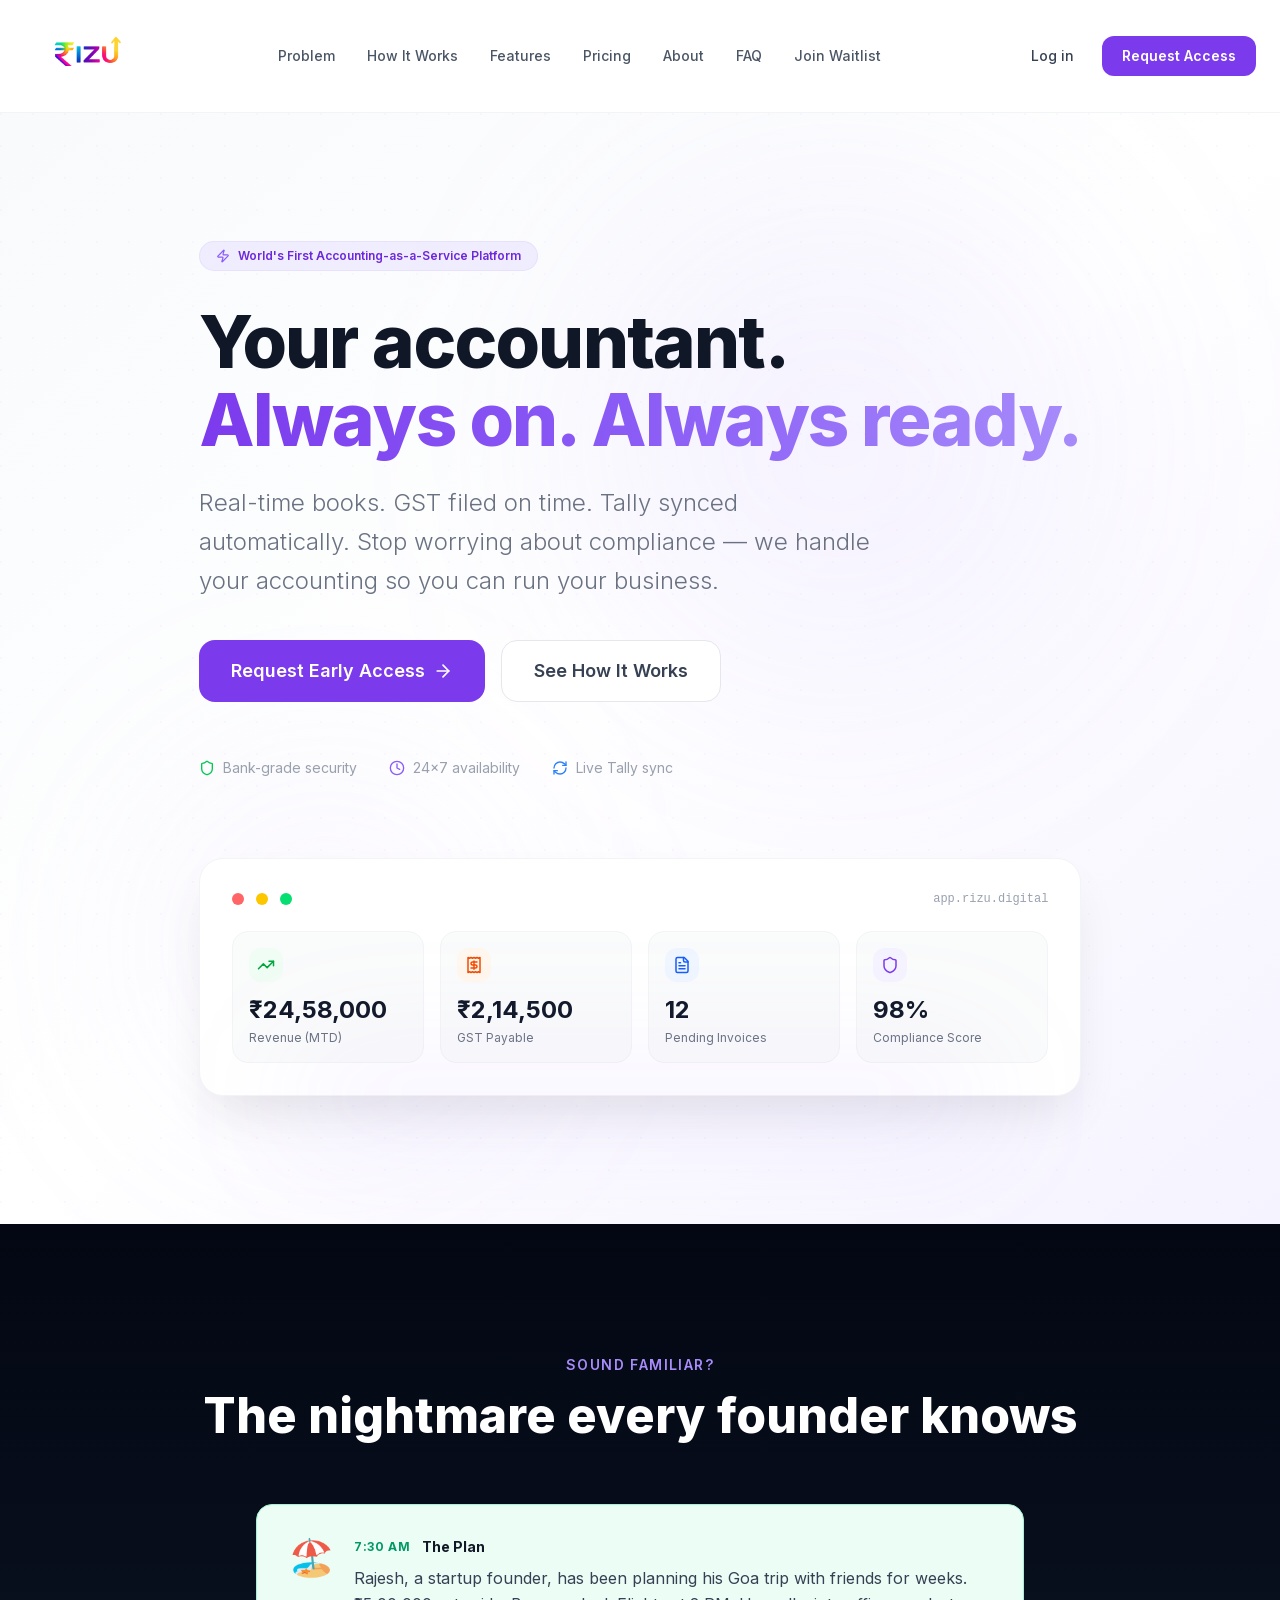
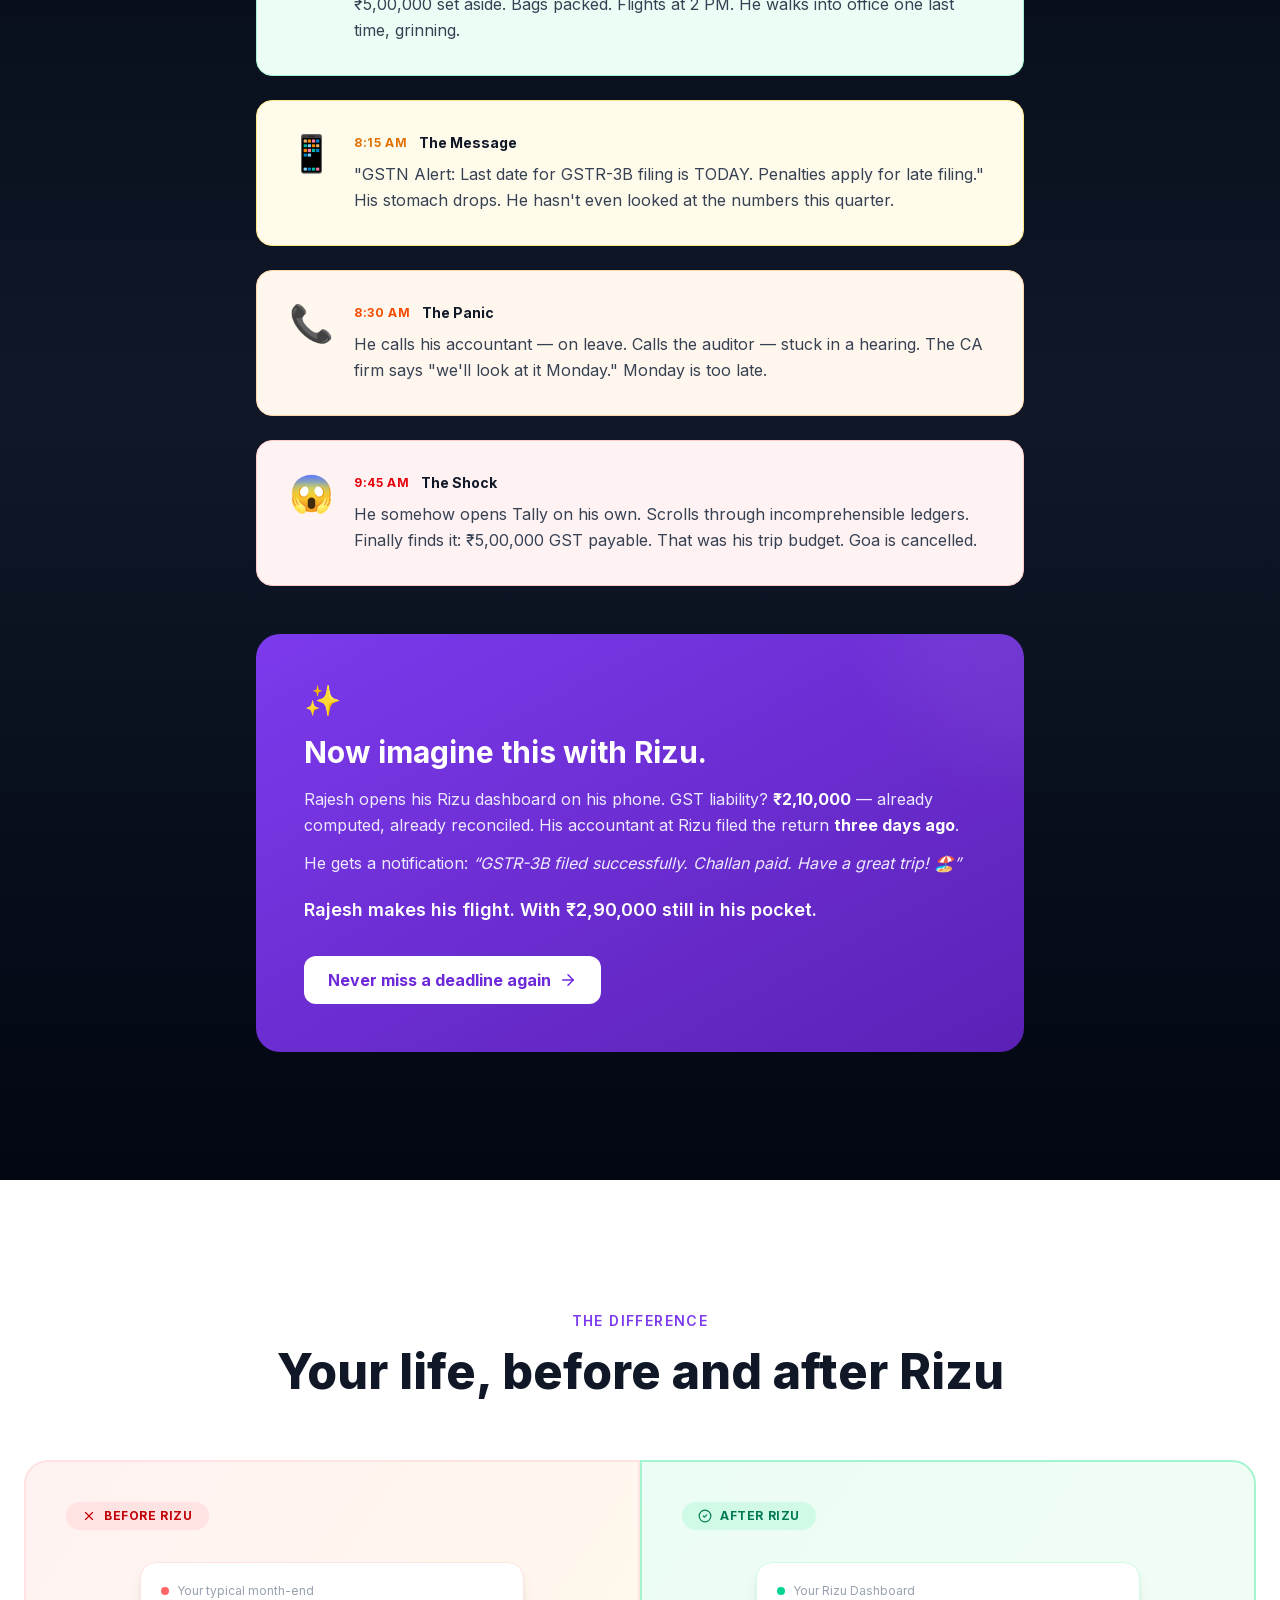
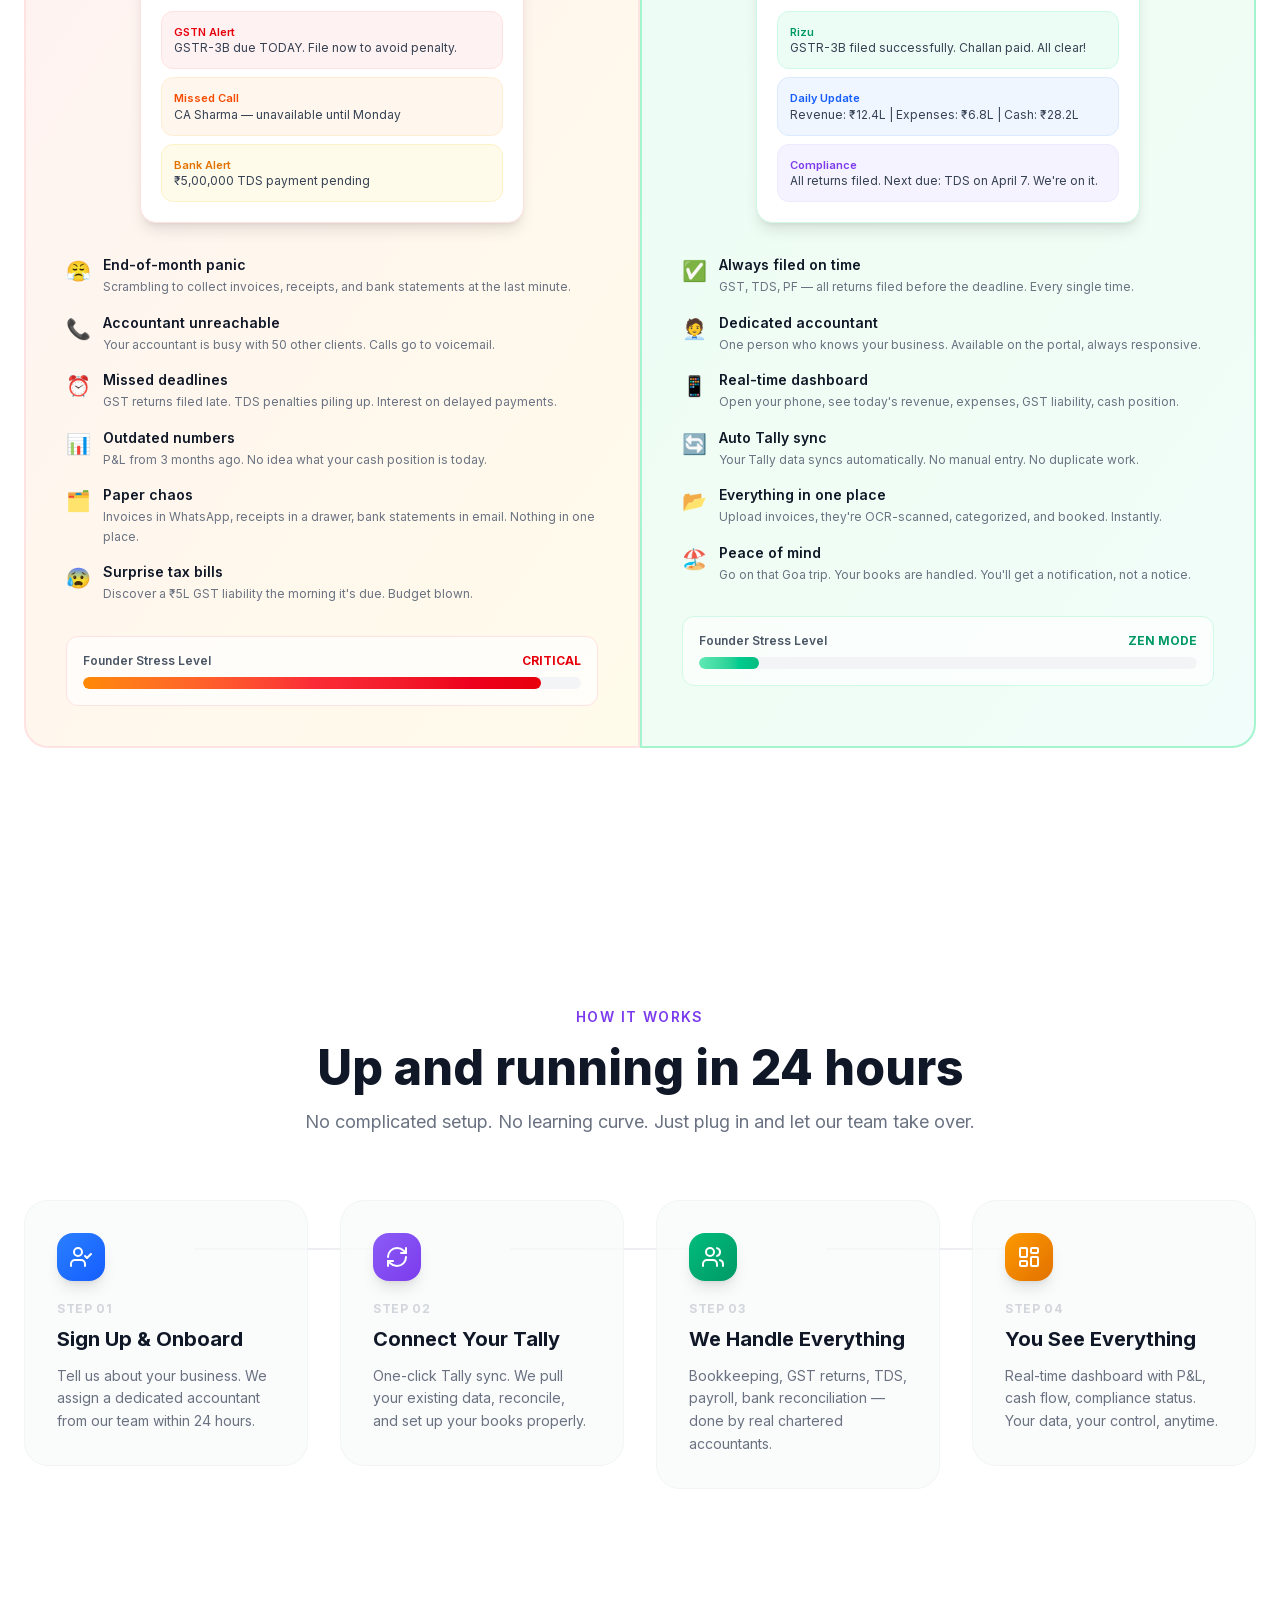
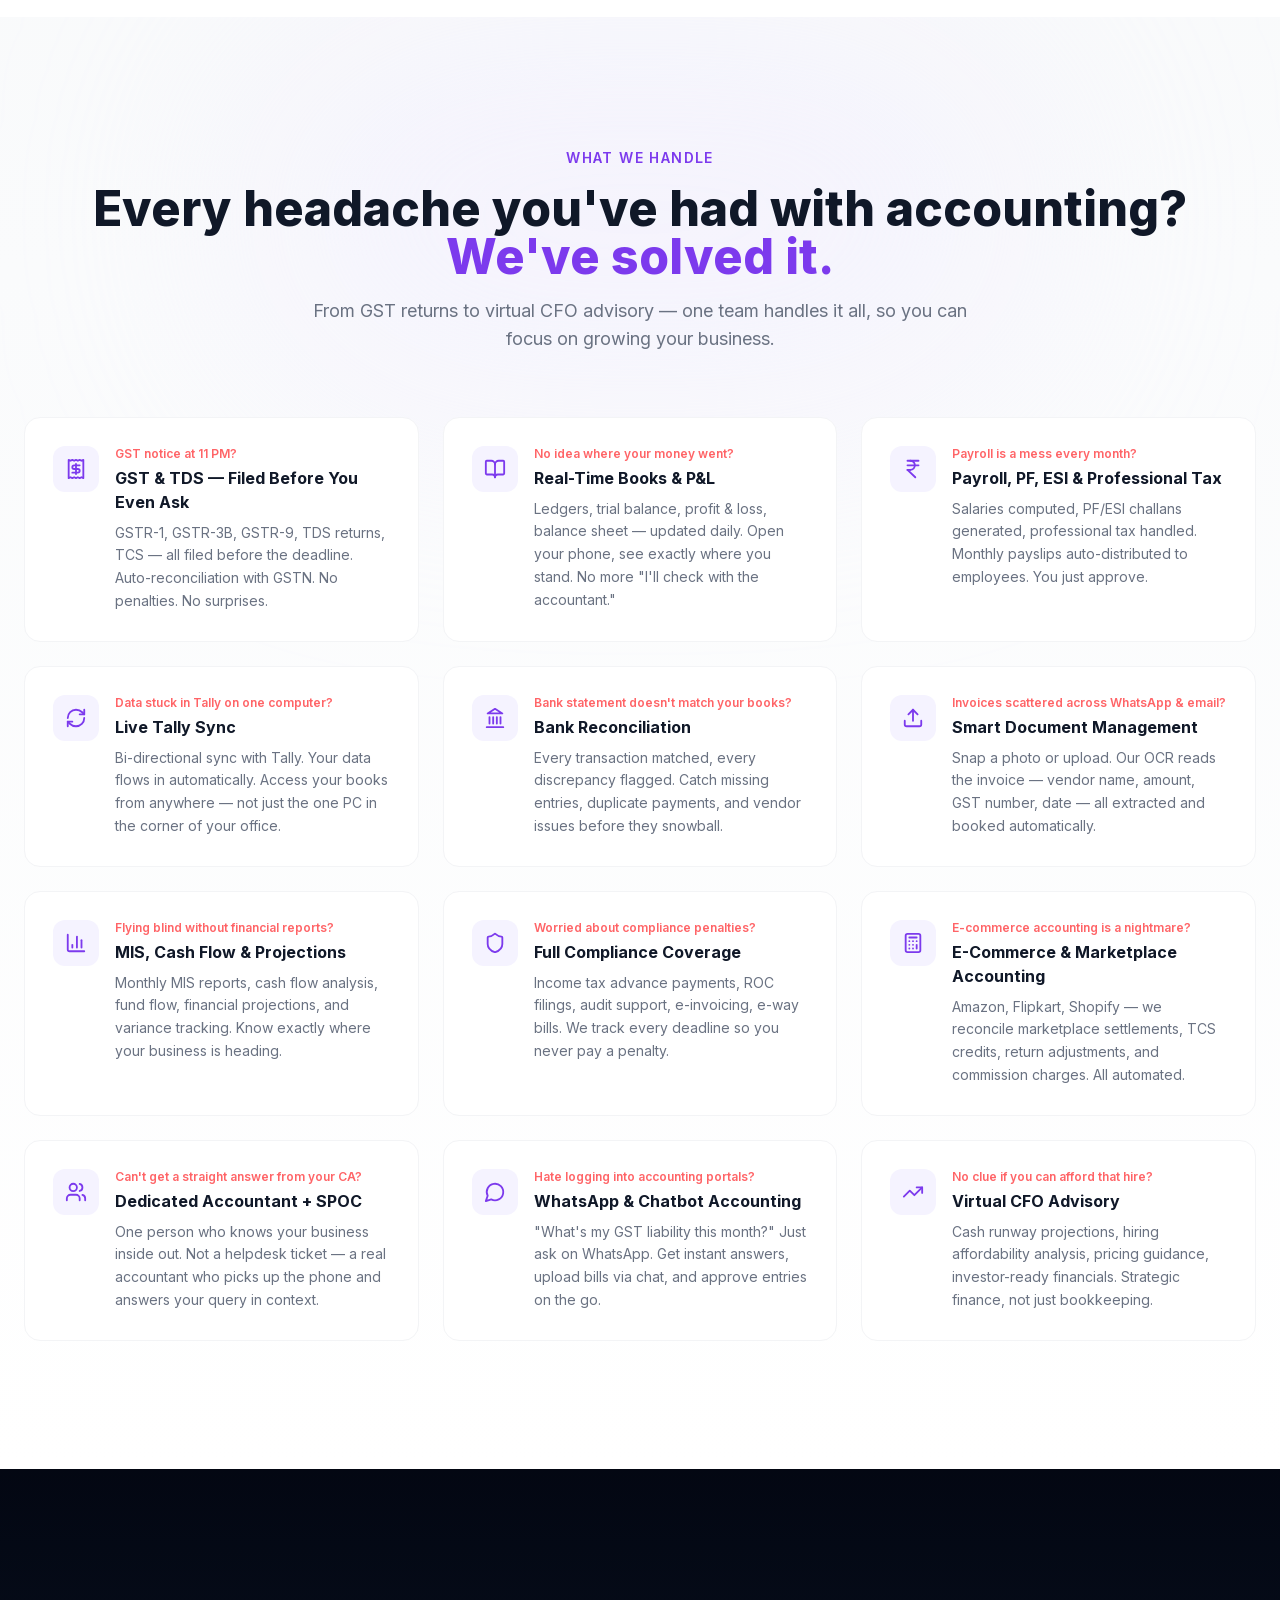
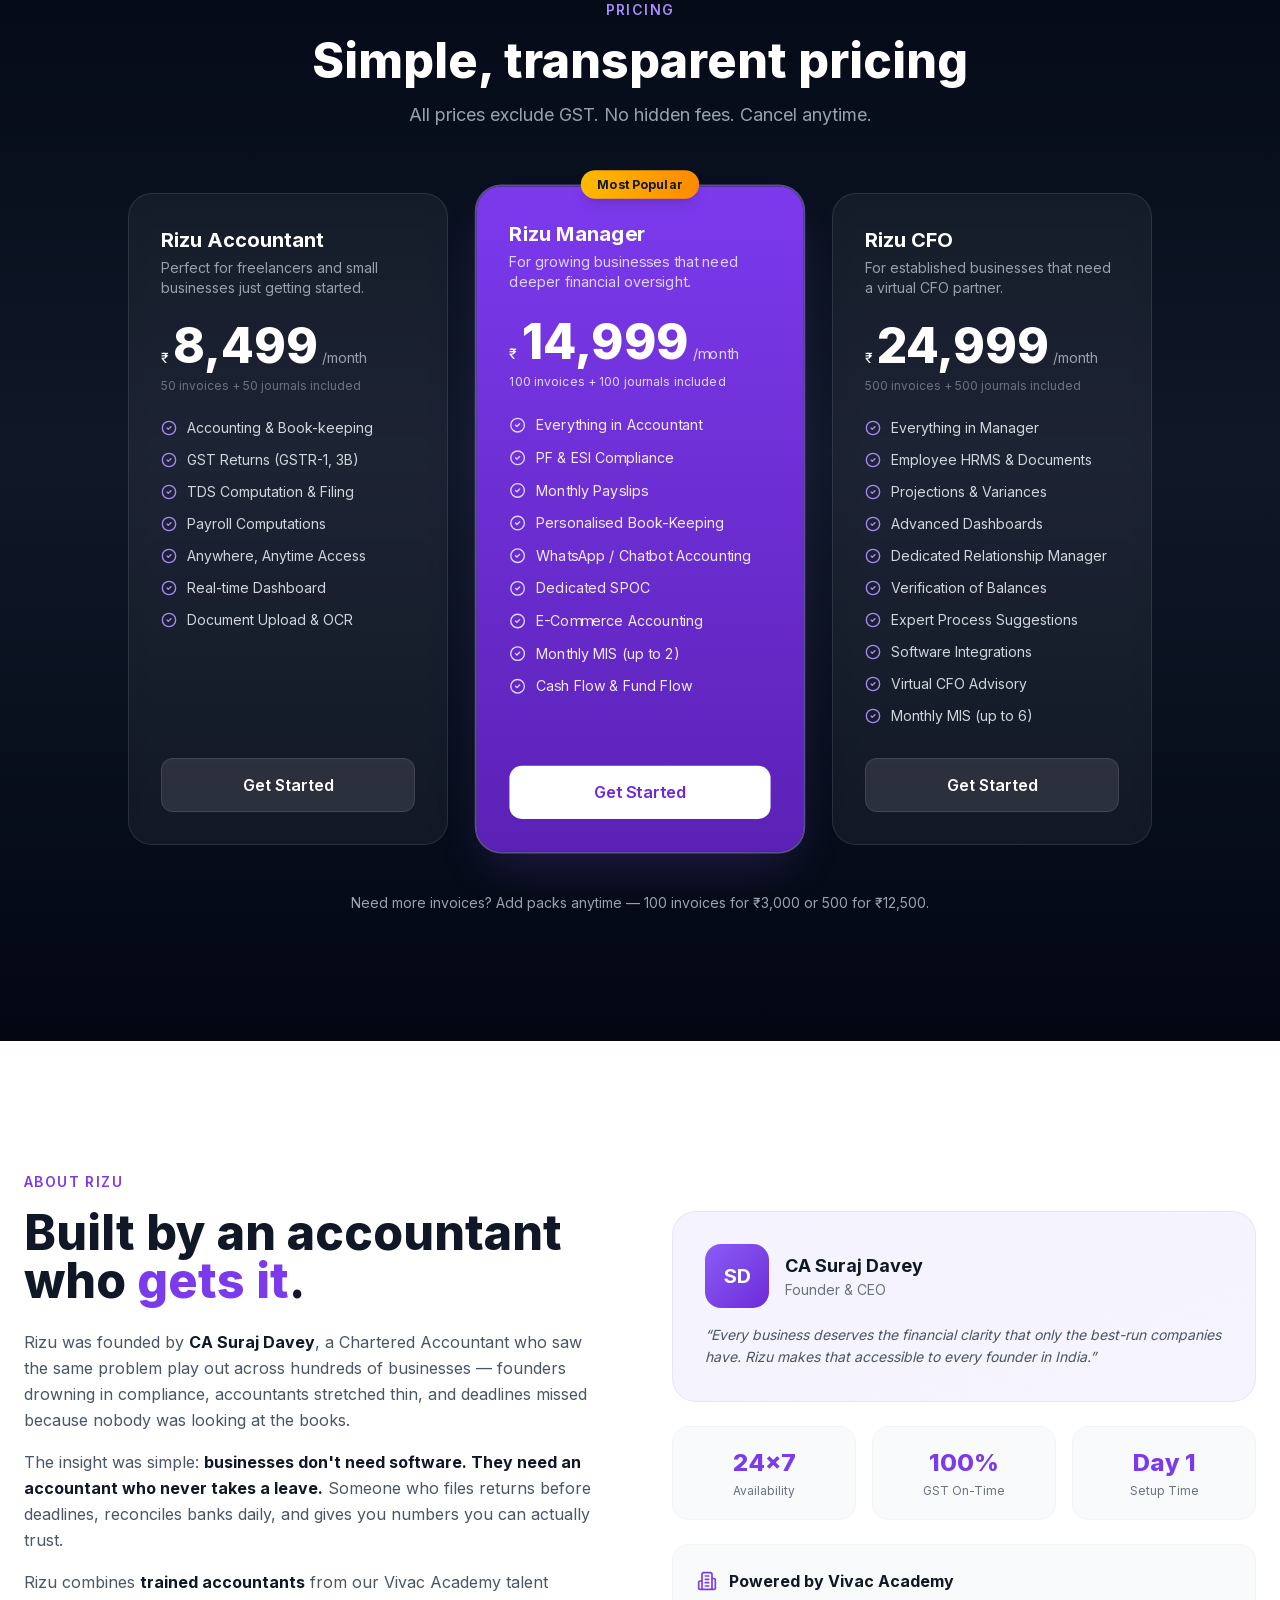
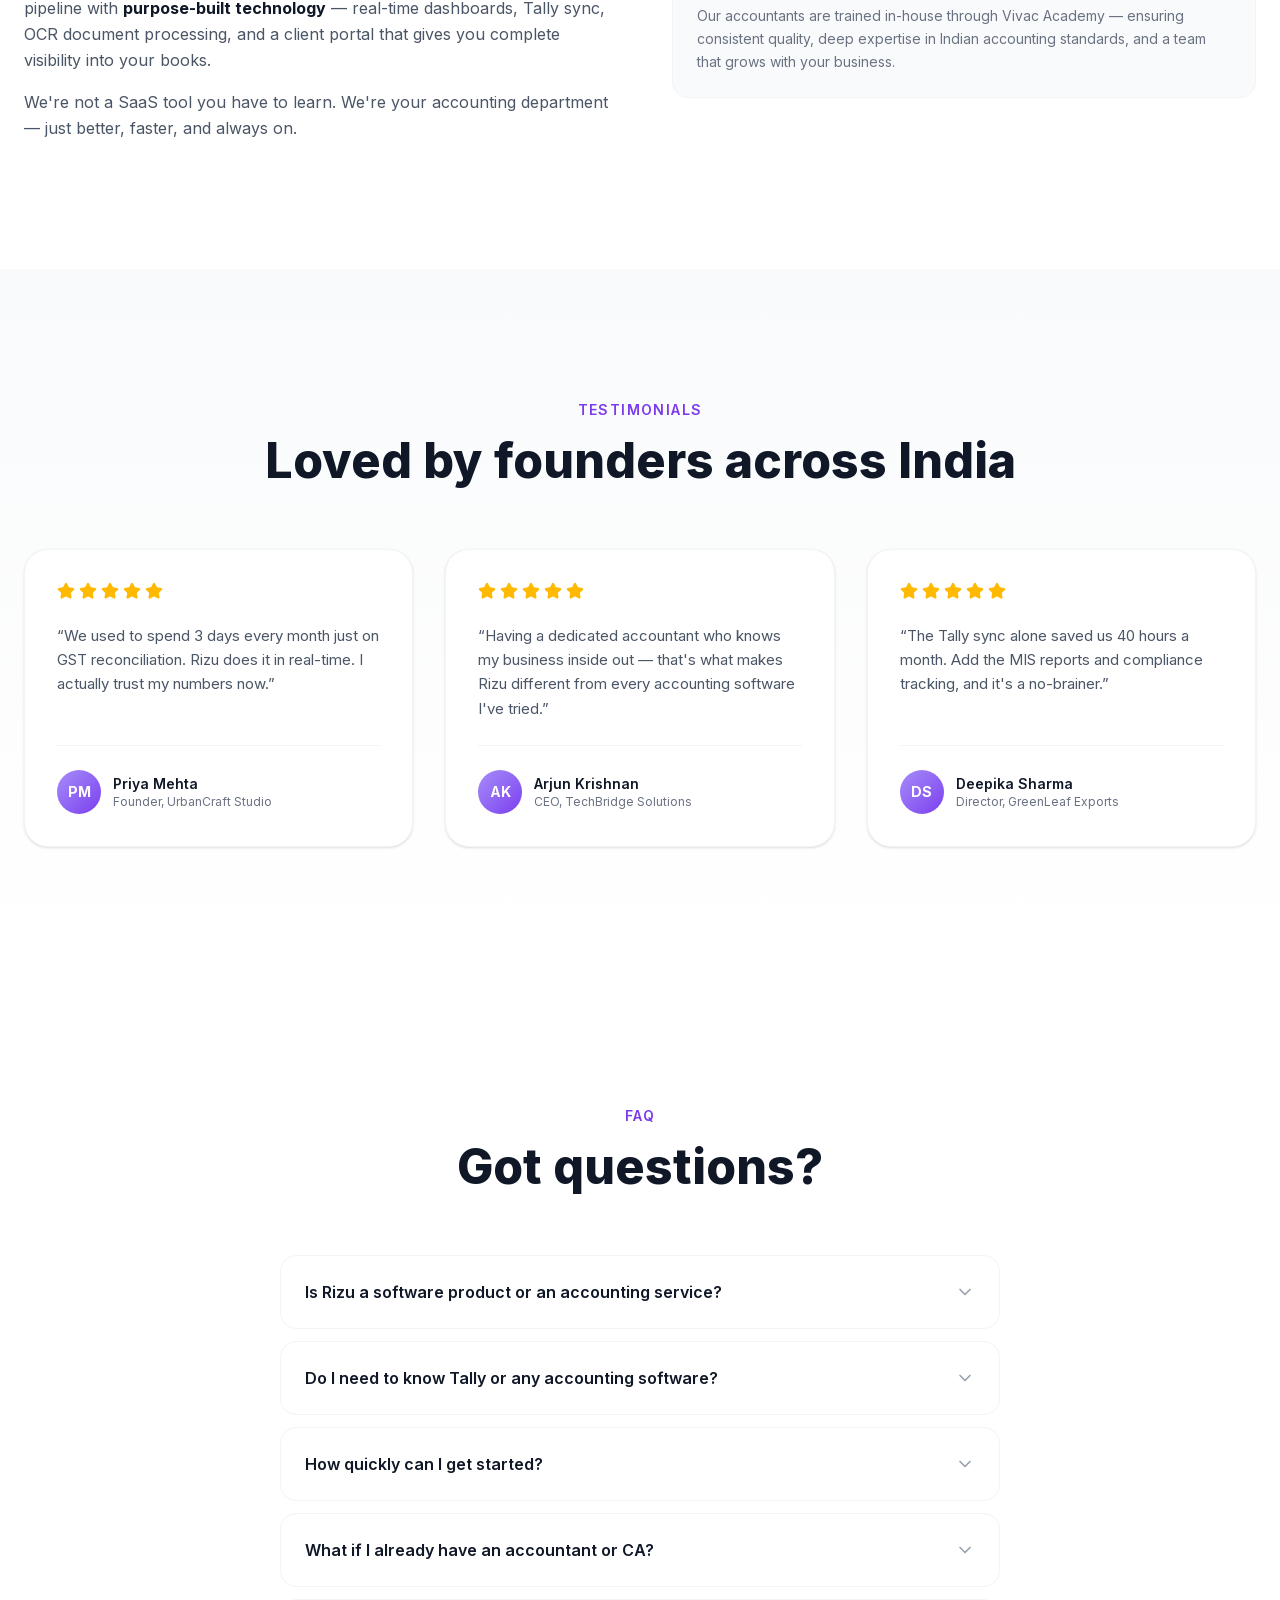
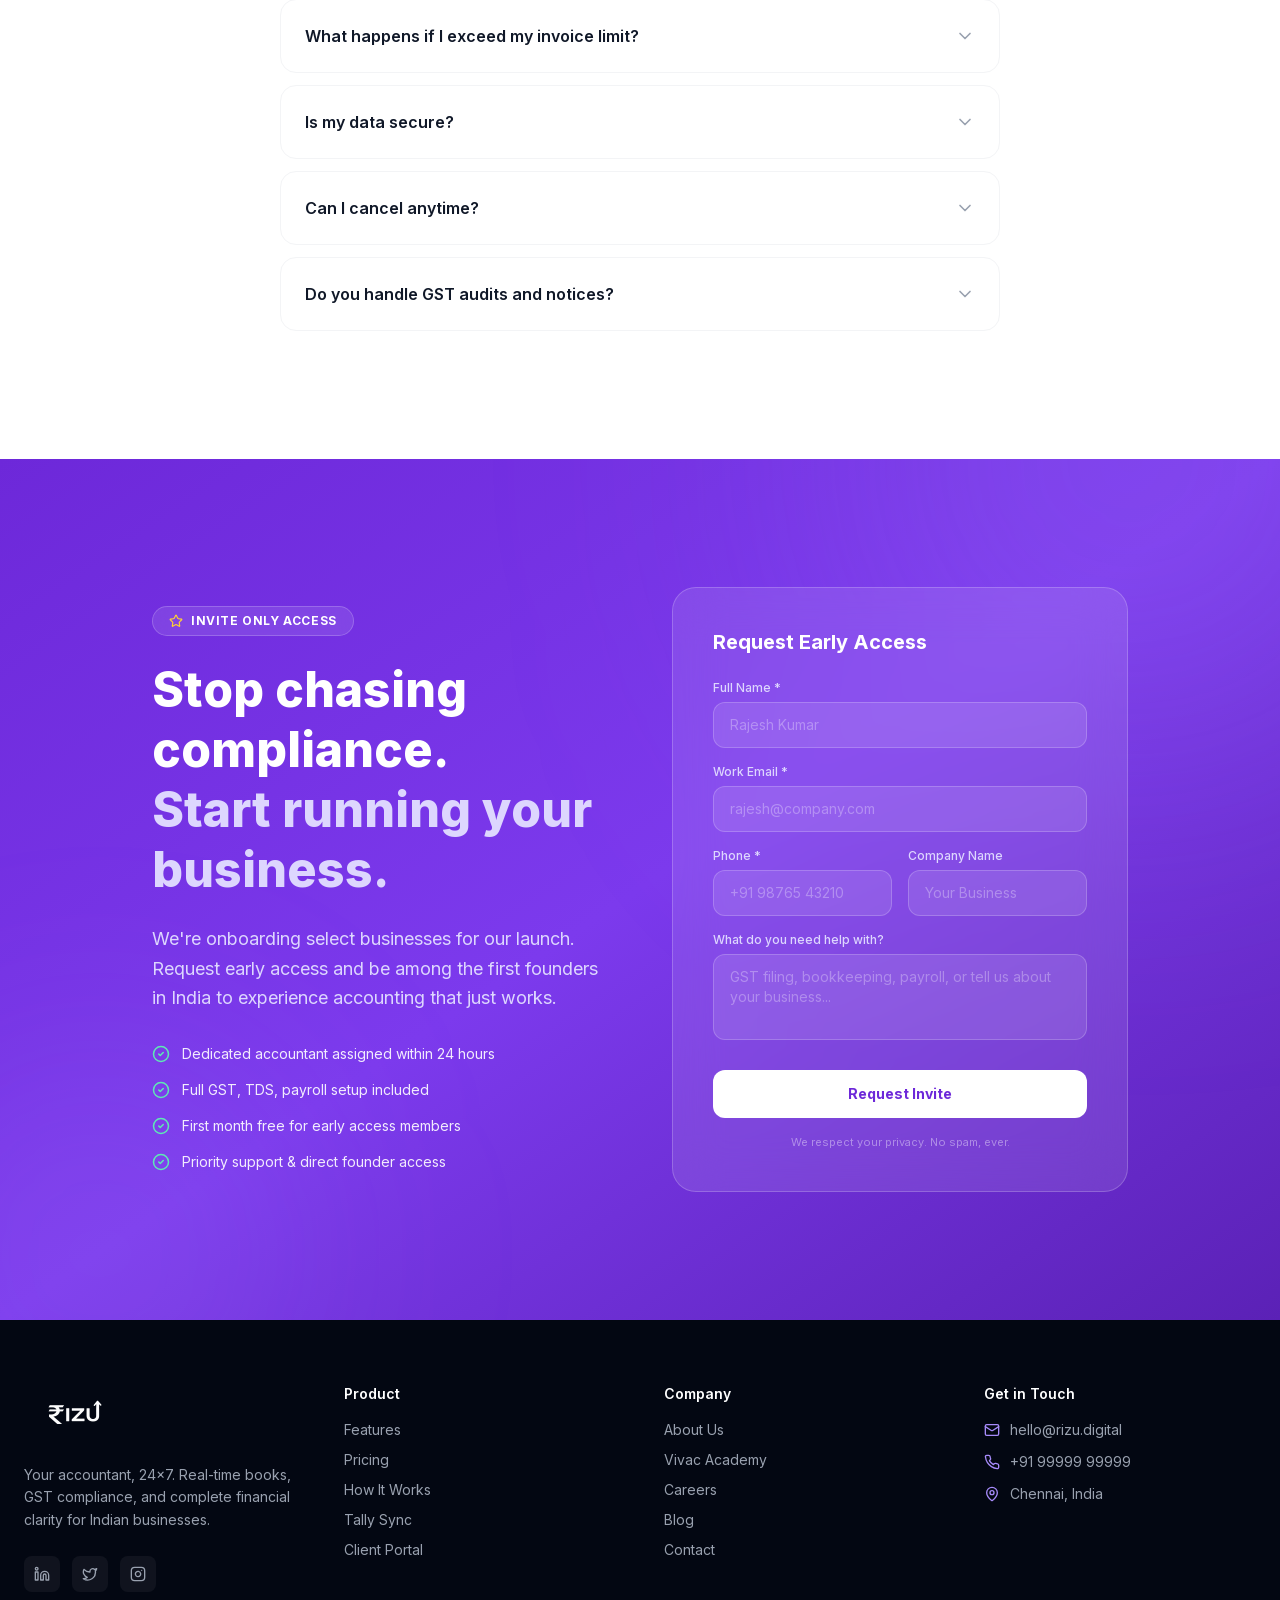
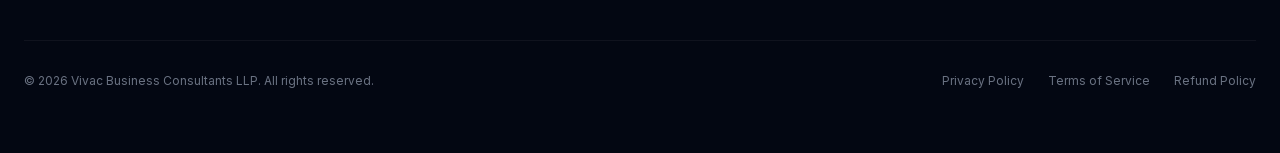
<file: index.html>
<!DOCTYPE html><!--aOrqCE6LeIkwirj4q80C_--><html lang="en"><head><meta charSet="utf-8"/><meta name="viewport" content="width=device-width, initial-scale=1"/><link rel="stylesheet" href="/_next/static/css/306c23297eaa73b4.css" data-precedence="next"/><link rel="preload" as="script" fetchPriority="low" href="/_next/static/chunks/webpack-9ca368b0e7a36aa6.js"/><script src="/_next/static/chunks/8e6518bb-c26e82767f1faf66.js" async=""></script><script src="/_next/static/chunks/743-7e81a1cf79ec4482.js" async=""></script><script src="/_next/static/chunks/main-app-81c515fb38a3aa00.js" async=""></script><script src="/_next/static/chunks/115-0356922d0b4a3cf8.js" async=""></script><script src="/_next/static/chunks/app/page-95d6100f988e1397.js" async=""></script><title>Rizu — Your Accountant, 24×7</title><meta name="description" content="Outsourced accounting for Indian businesses. Real-time books, GST/TDS compliance, Tally sync, payroll — all handled by real chartered accountants."/><meta property="og:title" content="Rizu — Your Accountant, 24×7"/><meta property="og:description" content="Outsourced accounting for Indian businesses. Real-time books, GST/TDS compliance, Tally sync, payroll."/><meta property="og:url" content="https://rizu.digital"/><meta property="og:site_name" content="Rizu"/><meta property="og:type" content="website"/><meta name="twitter:card" content="summary"/><meta name="twitter:title" content="Rizu — Your Accountant, 24×7"/><meta name="twitter:description" content="Outsourced accounting for Indian businesses. Real-time books, GST/TDS compliance, Tally sync, payroll."/><link rel="icon" href="/icon.svg"/><script src="/_next/static/chunks/polyfills-42372ed130431b0a.js" noModule=""></script></head><body class="__variable_f367f3 __variable_ed3508 __className_f367f3 antialiased"><div hidden=""><!--$--><!--/$--></div><main class="overflow-x-hidden"><nav class="relative z-50 bg-white border-b border-gray-100"><div class="mx-auto max-w-7xl px-6 py-4 flex items-center justify-between"><a href="#" class="flex items-center gap-2.5"><img alt="Rizu" loading="lazy" width="240" height="160" decoding="async" data-nimg="1" class="h-20 w-auto" style="color:transparent" src="/logo.png"/></a><div class="hidden lg:flex items-center gap-8"><a href="#problem" class="text-sm font-medium text-gray-600 hover:text-rizu-700 transition-colors">Problem</a><a href="#how" class="text-sm font-medium text-gray-600 hover:text-rizu-700 transition-colors">How It Works</a><a href="#features" class="text-sm font-medium text-gray-600 hover:text-rizu-700 transition-colors">Features</a><a href="#pricing" class="text-sm font-medium text-gray-600 hover:text-rizu-700 transition-colors">Pricing</a><a href="#about" class="text-sm font-medium text-gray-600 hover:text-rizu-700 transition-colors">About</a><a href="#faq" class="text-sm font-medium text-gray-600 hover:text-rizu-700 transition-colors">FAQ</a><a href="#waitlist" class="text-sm font-medium text-gray-600 hover:text-rizu-700 transition-colors">Join Waitlist</a></div><div class="hidden lg:flex items-center gap-3"><a href="https://app.rizu.digital/login" class="text-sm font-medium text-gray-700 hover:text-rizu-700 px-4 py-2 rounded-lg transition-colors">Log in</a><a href="#waitlist" class="text-sm font-semibold text-white bg-rizu-600 hover:bg-rizu-700 px-5 py-2.5 rounded-xl transition-all hover:shadow-lg hover:shadow-rizu-500/25">Request Access</a></div><button class="lg:hidden p-2 text-gray-700"><svg xmlns="http://www.w3.org/2000/svg" width="24" height="24" viewBox="0 0 24 24" fill="none" stroke="currentColor" stroke-width="2" stroke-linecap="round" stroke-linejoin="round" class="lucide lucide-menu"><line x1="4" x2="20" y1="12" y2="12"></line><line x1="4" x2="20" y1="6" y2="6"></line><line x1="4" x2="20" y1="18" y2="18"></line></svg></button></div></nav><section class="relative min-h-screen flex items-center overflow-hidden"><div class="absolute inset-0 bg-gradient-to-br from-slate-50 via-white to-rizu-50"></div><div class="absolute inset-0 opacity-[0.03]" style="background-image:radial-gradient(circle at 1px 1px, #7c3aed 1px, transparent 0);background-size:32px 32px"></div><div class="absolute top-20 right-[15%] w-[500px] h-[500px] bg-rizu-400/10 rounded-full blur-[120px]"></div><div class="absolute bottom-20 left-[10%] w-[400px] h-[400px] bg-rizu-300/8 rounded-full blur-[100px]"></div><div class="relative mx-auto max-w-7xl px-6 py-24 lg:py-32"><div class="max-w-4xl"><div class="" style="opacity:0;transform:translateY(40px);transition:opacity 0.7s ease 0s, transform 0.7s ease 0s"><div class="inline-flex items-center gap-2 bg-rizu-100/80 text-rizu-700 text-xs font-semibold px-4 py-1.5 rounded-full mb-8 border border-rizu-200/50"><svg xmlns="http://www.w3.org/2000/svg" width="14" height="14" viewBox="0 0 24 24" fill="none" stroke="currentColor" stroke-width="2" stroke-linecap="round" stroke-linejoin="round" class="lucide lucide-zap text-rizu-500"><path d="M4 14a1 1 0 0 1-.78-1.63l9.9-10.2a.5.5 0 0 1 .86.46l-1.92 6.02A1 1 0 0 0 13 10h7a1 1 0 0 1 .78 1.63l-9.9 10.2a.5.5 0 0 1-.86-.46l1.92-6.02A1 1 0 0 0 11 14z"></path></svg>World&#x27;s First Accounting-as-a-Service Platform</div></div><div class="" style="opacity:0;transform:translateY(40px);transition:opacity 0.7s ease 0.1s, transform 0.7s ease 0.1s"><h1 class="font-[var(--font-outfit)] text-5xl sm:text-6xl lg:text-7xl font-extrabold leading-[1.08] tracking-tight text-gray-900 mb-6">Your accountant.<br/><span class="bg-gradient-to-r from-rizu-600 via-rizu-500 to-rizu-400 bg-clip-text text-transparent">Always on. Always ready.</span></h1></div><div class="" style="opacity:0;transform:translateY(40px);transition:opacity 0.7s ease 0.2s, transform 0.7s ease 0.2s"><p class="text-xl lg:text-2xl text-gray-500 max-w-2xl leading-relaxed mb-10 font-light">Real-time books. GST filed on time. Tally synced automatically. Stop worrying about compliance — we handle your accounting so you can run your business.</p></div><div class="" style="opacity:0;transform:translateY(40px);transition:opacity 0.7s ease 0.3s, transform 0.7s ease 0.3s"><div class="flex flex-wrap gap-4"><a href="#waitlist" class="group inline-flex items-center gap-2 bg-rizu-600 hover:bg-rizu-700 text-white font-semibold px-8 py-4 rounded-2xl text-lg transition-all hover:shadow-2xl hover:shadow-rizu-500/30 hover:-translate-y-0.5">Request Early Access<svg xmlns="http://www.w3.org/2000/svg" width="20" height="20" viewBox="0 0 24 24" fill="none" stroke="currentColor" stroke-width="2" stroke-linecap="round" stroke-linejoin="round" class="lucide lucide-arrow-right transition-transform group-hover:translate-x-1"><path d="M5 12h14"></path><path d="m12 5 7 7-7 7"></path></svg></a><a href="#how" class="inline-flex items-center gap-2 bg-white hover:bg-gray-50 text-gray-700 font-semibold px-8 py-4 rounded-2xl text-lg border border-gray-200 transition-all hover:shadow-lg">See How It Works</a></div></div><div class="" style="opacity:0;transform:translateY(40px);transition:opacity 0.7s ease 0.4s, transform 0.7s ease 0.4s"><div class="flex flex-wrap items-center gap-8 mt-14 text-sm text-gray-400"><div class="flex items-center gap-2"><svg xmlns="http://www.w3.org/2000/svg" width="16" height="16" viewBox="0 0 24 24" fill="none" stroke="currentColor" stroke-width="2" stroke-linecap="round" stroke-linejoin="round" class="lucide lucide-shield text-green-500"><path d="M20 13c0 5-3.5 7.5-7.66 8.95a1 1 0 0 1-.67-.01C7.5 20.5 4 18 4 13V6a1 1 0 0 1 1-1c2 0 4.5-1.2 6.24-2.72a1.17 1.17 0 0 1 1.52 0C14.51 3.81 17 5 19 5a1 1 0 0 1 1 1z"></path></svg><span>Bank-grade security</span></div><div class="flex items-center gap-2"><svg xmlns="http://www.w3.org/2000/svg" width="16" height="16" viewBox="0 0 24 24" fill="none" stroke="currentColor" stroke-width="2" stroke-linecap="round" stroke-linejoin="round" class="lucide lucide-clock text-rizu-500"><circle cx="12" cy="12" r="10"></circle><polyline points="12 6 12 12 16 14"></polyline></svg><span>24×7 availability</span></div><div class="flex items-center gap-2"><svg xmlns="http://www.w3.org/2000/svg" width="16" height="16" viewBox="0 0 24 24" fill="none" stroke="currentColor" stroke-width="2" stroke-linecap="round" stroke-linejoin="round" class="lucide lucide-refresh-cw text-blue-500"><path d="M3 12a9 9 0 0 1 9-9 9.75 9.75 0 0 1 6.74 2.74L21 8"></path><path d="M21 3v5h-5"></path><path d="M21 12a9 9 0 0 1-9 9 9.75 9.75 0 0 1-6.74-2.74L3 16"></path><path d="M8 16H3v5"></path></svg><span>Live Tally sync</span></div></div></div></div><div class="" style="opacity:0;transform:translateY(40px);transition:opacity 0.7s ease 0.5s, transform 0.7s ease 0.5s"><div class="mt-16 lg:mt-20 relative"><div class="bg-white rounded-3xl shadow-2xl shadow-black/10 border border-gray-100 p-6 lg:p-8 max-w-5xl mx-auto"><div class="flex items-center justify-between mb-6"><div class="flex items-center gap-3"><div class="w-3 h-3 rounded-full bg-red-400"></div><div class="w-3 h-3 rounded-full bg-yellow-400"></div><div class="w-3 h-3 rounded-full bg-green-400"></div></div><div class="text-xs text-gray-400 font-mono">app.rizu.digital</div></div><div class="grid grid-cols-2 lg:grid-cols-4 gap-4"><div class="bg-gray-50/80 rounded-2xl p-4 border border-gray-100"><div class="inline-flex p-2 rounded-xl mb-3 text-green-600 bg-green-50"><svg xmlns="http://www.w3.org/2000/svg" width="18" height="18" viewBox="0 0 24 24" fill="none" stroke="currentColor" stroke-width="2" stroke-linecap="round" stroke-linejoin="round" class="lucide lucide-trending-up"><polyline points="22 7 13.5 15.5 8.5 10.5 2 17"></polyline><polyline points="16 7 22 7 22 13"></polyline></svg></div><div class="text-xl lg:text-2xl font-bold text-gray-900 font-[var(--font-outfit)]">₹24,58,000</div><div class="text-xs text-gray-500 mt-1">Revenue (MTD)</div></div><div class="bg-gray-50/80 rounded-2xl p-4 border border-gray-100"><div class="inline-flex p-2 rounded-xl mb-3 text-orange-600 bg-orange-50"><svg xmlns="http://www.w3.org/2000/svg" width="18" height="18" viewBox="0 0 24 24" fill="none" stroke="currentColor" stroke-width="2" stroke-linecap="round" stroke-linejoin="round" class="lucide lucide-receipt"><path d="M4 2v20l2-1 2 1 2-1 2 1 2-1 2 1 2-1 2 1V2l-2 1-2-1-2 1-2-1-2 1-2-1-2 1Z"></path><path d="M16 8h-6a2 2 0 1 0 0 4h4a2 2 0 1 1 0 4H8"></path><path d="M12 17.5v-11"></path></svg></div><div class="text-xl lg:text-2xl font-bold text-gray-900 font-[var(--font-outfit)]">₹2,14,500</div><div class="text-xs text-gray-500 mt-1">GST Payable</div></div><div class="bg-gray-50/80 rounded-2xl p-4 border border-gray-100"><div class="inline-flex p-2 rounded-xl mb-3 text-blue-600 bg-blue-50"><svg xmlns="http://www.w3.org/2000/svg" width="18" height="18" viewBox="0 0 24 24" fill="none" stroke="currentColor" stroke-width="2" stroke-linecap="round" stroke-linejoin="round" class="lucide lucide-file-text"><path d="M15 2H6a2 2 0 0 0-2 2v16a2 2 0 0 0 2 2h12a2 2 0 0 0 2-2V7Z"></path><path d="M14 2v4a2 2 0 0 0 2 2h4"></path><path d="M10 9H8"></path><path d="M16 13H8"></path><path d="M16 17H8"></path></svg></div><div class="text-xl lg:text-2xl font-bold text-gray-900 font-[var(--font-outfit)]">12</div><div class="text-xs text-gray-500 mt-1">Pending Invoices</div></div><div class="bg-gray-50/80 rounded-2xl p-4 border border-gray-100"><div class="inline-flex p-2 rounded-xl mb-3 text-rizu-600 bg-rizu-50"><svg xmlns="http://www.w3.org/2000/svg" width="18" height="18" viewBox="0 0 24 24" fill="none" stroke="currentColor" stroke-width="2" stroke-linecap="round" stroke-linejoin="round" class="lucide lucide-shield"><path d="M20 13c0 5-3.5 7.5-7.66 8.95a1 1 0 0 1-.67-.01C7.5 20.5 4 18 4 13V6a1 1 0 0 1 1-1c2 0 4.5-1.2 6.24-2.72a1.17 1.17 0 0 1 1.52 0C14.51 3.81 17 5 19 5a1 1 0 0 1 1 1z"></path></svg></div><div class="text-xl lg:text-2xl font-bold text-gray-900 font-[var(--font-outfit)]">98%</div><div class="text-xs text-gray-500 mt-1">Compliance Score</div></div></div></div><div class="absolute -bottom-10 left-1/2 -translate-x-1/2 w-[80%] h-20 bg-rizu-400/10 blur-[60px] rounded-full"></div></div></div></div></section><section id="problem" class="relative py-24 lg:py-32 overflow-hidden"><div class="absolute inset-0 bg-gradient-to-b from-gray-950 via-gray-900 to-gray-950"></div><div class="absolute inset-0 opacity-[0.04]" style="background-image:radial-gradient(circle at 1px 1px, #fff 0.5px, transparent 0);background-size:24px 24px"></div><div class="relative mx-auto max-w-7xl px-6"><div class="" style="opacity:0;transform:translateY(40px);transition:opacity 0.7s ease 0s, transform 0.7s ease 0s"><div class="text-center mb-16"><span class="text-rizu-400 text-sm font-semibold uppercase tracking-widest">Sound Familiar?</span><h2 class="font-[var(--font-outfit)] text-4xl lg:text-5xl font-extrabold text-white mt-4">The nightmare every founder knows</h2></div></div><div class="max-w-3xl mx-auto space-y-6"><div class="" style="opacity:0;transform:translateY(40px);transition:opacity 0.7s ease 0s, transform 0.7s ease 0s"><div class="relative rounded-2xl border p-6 lg:p-8 bg-emerald-50 border-emerald-200 transition-all"><div class="flex items-start gap-5"><div class="text-4xl shrink-0">🏖️</div><div><div class="flex items-center gap-3 mb-2"><span class="text-xs font-bold uppercase tracking-wider text-emerald-600">7:30 AM</span><span class="text-sm font-bold text-gray-900">The Plan</span></div><p class="text-gray-700 leading-relaxed">Rajesh, a startup founder, has been planning his Goa trip with friends for weeks. ₹5,00,000 set aside. Bags packed. Flights at 2 PM. He walks into office one last time, grinning.</p></div></div></div></div><div class="" style="opacity:0;transform:translateY(40px);transition:opacity 0.7s ease 0.12s, transform 0.7s ease 0.12s"><div class="relative rounded-2xl border p-6 lg:p-8 bg-amber-50 border-amber-200 transition-all"><div class="flex items-start gap-5"><div class="text-4xl shrink-0">📱</div><div><div class="flex items-center gap-3 mb-2"><span class="text-xs font-bold uppercase tracking-wider text-amber-600">8:15 AM</span><span class="text-sm font-bold text-gray-900">The Message</span></div><p class="text-gray-700 leading-relaxed">&quot;GSTN Alert: Last date for GSTR-3B filing is TODAY. Penalties apply for late filing.&quot; His stomach drops. He hasn&#x27;t even looked at the numbers this quarter.</p></div></div></div></div><div class="" style="opacity:0;transform:translateY(40px);transition:opacity 0.7s ease 0.24s, transform 0.7s ease 0.24s"><div class="relative rounded-2xl border p-6 lg:p-8 bg-orange-50 border-orange-200 transition-all"><div class="flex items-start gap-5"><div class="text-4xl shrink-0">📞</div><div><div class="flex items-center gap-3 mb-2"><span class="text-xs font-bold uppercase tracking-wider text-orange-600">8:30 AM</span><span class="text-sm font-bold text-gray-900">The Panic</span></div><p class="text-gray-700 leading-relaxed">He calls his accountant — on leave. Calls the auditor — stuck in a hearing. The CA firm says &quot;we&#x27;ll look at it Monday.&quot; Monday is too late.</p></div></div></div></div><div class="" style="opacity:0;transform:translateY(40px);transition:opacity 0.7s ease 0.36s, transform 0.7s ease 0.36s"><div class="relative rounded-2xl border p-6 lg:p-8 bg-red-50 border-red-200 transition-all"><div class="flex items-start gap-5"><div class="text-4xl shrink-0">😱</div><div><div class="flex items-center gap-3 mb-2"><span class="text-xs font-bold uppercase tracking-wider text-red-600">9:45 AM</span><span class="text-sm font-bold text-gray-900">The Shock</span></div><p class="text-gray-700 leading-relaxed">He somehow opens Tally on his own. Scrolls through incomprehensible ledgers. Finally finds it: ₹5,00,000 GST payable. That was his trip budget. Goa is cancelled.</p></div></div></div></div></div><div class="" style="opacity:0;transform:translateY(40px);transition:opacity 0.7s ease 0.6s, transform 0.7s ease 0.6s"><div class="max-w-3xl mx-auto mt-12"><div class="relative rounded-3xl bg-gradient-to-br from-rizu-600 to-rizu-800 p-8 lg:p-12 text-white overflow-hidden"><div class="absolute top-0 right-0 w-64 h-64 bg-white/5 rounded-full -translate-y-1/2 translate-x-1/2 blur-2xl"></div><div class="relative"><div class="text-3xl mb-4">✨</div><h3 class="font-[var(--font-outfit)] text-2xl lg:text-3xl font-bold mb-4">Now imagine this with Rizu.</h3><div class="space-y-3 text-rizu-100 leading-relaxed"><p>Rajesh opens his Rizu dashboard on his phone. GST liability? <strong class="text-white">₹2,10,000</strong> — already computed, already reconciled. His accountant at Rizu filed the return <strong class="text-white">three days ago</strong>.</p><p>He gets a notification: <em>“GSTR-3B filed successfully. Challan paid. Have a great trip! 🏖️”</em></p><p class="text-white font-semibold text-lg pt-2">Rajesh makes his flight. With ₹2,90,000 still in his pocket.</p></div><a href="#waitlist" class="inline-flex items-center gap-2 bg-white text-rizu-700 font-bold px-6 py-3 rounded-xl mt-8 hover:shadow-xl transition-all hover:-translate-y-0.5">Never miss a deadline again<svg xmlns="http://www.w3.org/2000/svg" width="18" height="18" viewBox="0 0 24 24" fill="none" stroke="currentColor" stroke-width="2" stroke-linecap="round" stroke-linejoin="round" class="lucide lucide-arrow-right"><path d="M5 12h14"></path><path d="m12 5 7 7-7 7"></path></svg></a></div></div></div></div></div></section><section class="py-24 lg:py-32 bg-white relative overflow-hidden"><div class="mx-auto max-w-7xl px-6"><div class="" style="opacity:0;transform:translateY(40px);transition:opacity 0.7s ease 0s, transform 0.7s ease 0s"><div class="text-center mb-16"><span class="text-rizu-600 text-sm font-semibold uppercase tracking-widest">The Difference</span><h2 class="font-[var(--font-outfit)] text-4xl lg:text-5xl font-extrabold text-gray-900 mt-4">Your life, before and after Rizu</h2></div></div><div class="grid lg:grid-cols-2 gap-8 lg:gap-0"><div class="" style="opacity:0;transform:translateY(40px);transition:opacity 0.7s ease 0.1s, transform 0.7s ease 0.1s"><div class="relative rounded-3xl lg:rounded-r-none bg-gradient-to-br from-red-50 via-orange-50 to-amber-50 border-2 border-red-100 p-8 lg:p-10 h-full"><div class="inline-flex items-center gap-2 bg-red-100 text-red-700 text-xs font-bold px-4 py-1.5 rounded-full mb-8 uppercase tracking-wider"><svg xmlns="http://www.w3.org/2000/svg" width="14" height="14" viewBox="0 0 24 24" fill="none" stroke="currentColor" stroke-width="2" stroke-linecap="round" stroke-linejoin="round" class="lucide lucide-x"><path d="M18 6 6 18"></path><path d="m6 6 12 12"></path></svg>Before Rizu</div><div class="bg-white rounded-2xl shadow-lg border border-red-100 p-5 mb-8 max-w-sm mx-auto"><div class="flex items-center gap-2 mb-3 text-xs text-gray-400"><div class="w-2 h-2 rounded-full bg-red-400"></div>Your typical month-end</div><div class="space-y-2"><div class="bg-red-50 rounded-xl p-3 border border-red-100"><div class="text-[11px] text-red-600 font-semibold">GSTN Alert</div><div class="text-xs text-gray-700">GSTR-3B due TODAY. File now to avoid penalty.</div></div><div class="bg-orange-50 rounded-xl p-3 border border-orange-100"><div class="text-[11px] text-orange-600 font-semibold">Missed Call</div><div class="text-xs text-gray-700">CA Sharma — unavailable until Monday</div></div><div class="bg-amber-50 rounded-xl p-3 border border-amber-100"><div class="text-[11px] text-amber-600 font-semibold">Bank Alert</div><div class="text-xs text-gray-700">₹5,00,000 TDS payment pending</div></div></div></div><div class="space-y-4"><div class="flex items-start gap-3"><span class="text-xl shrink-0 mt-0.5">😤</span><div><h4 class="font-semibold text-gray-900 text-sm">End-of-month panic</h4><p class="text-gray-500 text-xs leading-relaxed mt-0.5">Scrambling to collect invoices, receipts, and bank statements at the last minute.</p></div></div><div class="flex items-start gap-3"><span class="text-xl shrink-0 mt-0.5">📞</span><div><h4 class="font-semibold text-gray-900 text-sm">Accountant unreachable</h4><p class="text-gray-500 text-xs leading-relaxed mt-0.5">Your accountant is busy with 50 other clients. Calls go to voicemail.</p></div></div><div class="flex items-start gap-3"><span class="text-xl shrink-0 mt-0.5">⏰</span><div><h4 class="font-semibold text-gray-900 text-sm">Missed deadlines</h4><p class="text-gray-500 text-xs leading-relaxed mt-0.5">GST returns filed late. TDS penalties piling up. Interest on delayed payments.</p></div></div><div class="flex items-start gap-3"><span class="text-xl shrink-0 mt-0.5">📊</span><div><h4 class="font-semibold text-gray-900 text-sm">Outdated numbers</h4><p class="text-gray-500 text-xs leading-relaxed mt-0.5">P&amp;L from 3 months ago. No idea what your cash position is today.</p></div></div><div class="flex items-start gap-3"><span class="text-xl shrink-0 mt-0.5">🗂️</span><div><h4 class="font-semibold text-gray-900 text-sm">Paper chaos</h4><p class="text-gray-500 text-xs leading-relaxed mt-0.5">Invoices in WhatsApp, receipts in a drawer, bank statements in email. Nothing in one place.</p></div></div><div class="flex items-start gap-3"><span class="text-xl shrink-0 mt-0.5">😰</span><div><h4 class="font-semibold text-gray-900 text-sm">Surprise tax bills</h4><p class="text-gray-500 text-xs leading-relaxed mt-0.5">Discover a ₹5L GST liability the morning it&#x27;s due. Budget blown.</p></div></div></div><div class="mt-8 bg-white/70 rounded-xl p-4 border border-red-100"><div class="flex items-center justify-between mb-2"><span class="text-xs font-semibold text-gray-600">Founder Stress Level</span><span class="text-xs font-bold text-red-600">CRITICAL</span></div><div class="h-3 bg-gray-100 rounded-full overflow-hidden"><div class="h-full w-[92%] bg-gradient-to-r from-orange-400 via-red-500 to-red-600 rounded-full"></div></div></div></div></div><div class="" style="opacity:0;transform:translateY(40px);transition:opacity 0.7s ease 0.2s, transform 0.7s ease 0.2s"><div class="relative rounded-3xl lg:rounded-l-none bg-gradient-to-br from-emerald-50 via-green-50 to-teal-50 border-2 border-emerald-200 p-8 lg:p-10 h-full"><div class="inline-flex items-center gap-2 bg-emerald-100 text-emerald-700 text-xs font-bold px-4 py-1.5 rounded-full mb-8 uppercase tracking-wider"><svg xmlns="http://www.w3.org/2000/svg" width="14" height="14" viewBox="0 0 24 24" fill="none" stroke="currentColor" stroke-width="2" stroke-linecap="round" stroke-linejoin="round" class="lucide lucide-circle-check"><circle cx="12" cy="12" r="10"></circle><path d="m9 12 2 2 4-4"></path></svg>After Rizu</div><div class="bg-white rounded-2xl shadow-lg border border-emerald-100 p-5 mb-8 max-w-sm mx-auto"><div class="flex items-center gap-2 mb-3 text-xs text-gray-400"><div class="w-2 h-2 rounded-full bg-emerald-400"></div>Your Rizu Dashboard</div><div class="space-y-2"><div class="bg-emerald-50 rounded-xl p-3 border border-emerald-100"><div class="text-[11px] text-emerald-600 font-semibold">Rizu</div><div class="text-xs text-gray-700">GSTR-3B filed successfully. Challan paid. All clear!</div></div><div class="bg-blue-50 rounded-xl p-3 border border-blue-100"><div class="text-[11px] text-blue-600 font-semibold">Daily Update</div><div class="text-xs text-gray-700">Revenue: ₹12.4L | Expenses: ₹6.8L | Cash: ₹28.2L</div></div><div class="bg-rizu-50 rounded-xl p-3 border border-rizu-100"><div class="text-[11px] text-rizu-600 font-semibold">Compliance</div><div class="text-xs text-gray-700">All returns filed. Next due: TDS on April 7. We&#x27;re on it.</div></div></div></div><div class="space-y-4"><div class="flex items-start gap-3"><span class="text-xl shrink-0 mt-0.5">✅</span><div><h4 class="font-semibold text-gray-900 text-sm">Always filed on time</h4><p class="text-gray-500 text-xs leading-relaxed mt-0.5">GST, TDS, PF — all returns filed before the deadline. Every single time.</p></div></div><div class="flex items-start gap-3"><span class="text-xl shrink-0 mt-0.5">🧑‍💼</span><div><h4 class="font-semibold text-gray-900 text-sm">Dedicated accountant</h4><p class="text-gray-500 text-xs leading-relaxed mt-0.5">One person who knows your business. Available on the portal, always responsive.</p></div></div><div class="flex items-start gap-3"><span class="text-xl shrink-0 mt-0.5">📱</span><div><h4 class="font-semibold text-gray-900 text-sm">Real-time dashboard</h4><p class="text-gray-500 text-xs leading-relaxed mt-0.5">Open your phone, see today&#x27;s revenue, expenses, GST liability, cash position.</p></div></div><div class="flex items-start gap-3"><span class="text-xl shrink-0 mt-0.5">🔄</span><div><h4 class="font-semibold text-gray-900 text-sm">Auto Tally sync</h4><p class="text-gray-500 text-xs leading-relaxed mt-0.5">Your Tally data syncs automatically. No manual entry. No duplicate work.</p></div></div><div class="flex items-start gap-3"><span class="text-xl shrink-0 mt-0.5">📂</span><div><h4 class="font-semibold text-gray-900 text-sm">Everything in one place</h4><p class="text-gray-500 text-xs leading-relaxed mt-0.5">Upload invoices, they&#x27;re OCR-scanned, categorized, and booked. Instantly.</p></div></div><div class="flex items-start gap-3"><span class="text-xl shrink-0 mt-0.5">🏖️</span><div><h4 class="font-semibold text-gray-900 text-sm">Peace of mind</h4><p class="text-gray-500 text-xs leading-relaxed mt-0.5">Go on that Goa trip. Your books are handled. You&#x27;ll get a notification, not a notice.</p></div></div></div><div class="mt-8 bg-white/70 rounded-xl p-4 border border-emerald-100"><div class="flex items-center justify-between mb-2"><span class="text-xs font-semibold text-gray-600">Founder Stress Level</span><span class="text-xs font-bold text-emerald-600">ZEN MODE</span></div><div class="h-3 bg-gray-100 rounded-full overflow-hidden"><div class="h-full w-[12%] bg-gradient-to-r from-emerald-300 to-emerald-500 rounded-full"></div></div></div></div></div></div></div></section><section id="how" class="py-24 lg:py-32 bg-white relative"><div class="mx-auto max-w-7xl px-6"><div class="" style="opacity:0;transform:translateY(40px);transition:opacity 0.7s ease 0s, transform 0.7s ease 0s"><div class="text-center mb-16"><span class="text-rizu-600 text-sm font-semibold uppercase tracking-widest">How It Works</span><h2 class="font-[var(--font-outfit)] text-4xl lg:text-5xl font-extrabold text-gray-900 mt-4">Up and running in 24 hours</h2><p class="text-gray-500 text-lg mt-4 max-w-2xl mx-auto">No complicated setup. No learning curve. Just plug in and let our team take over.</p></div></div><div class="grid md:grid-cols-2 lg:grid-cols-4 gap-8"><div class="" style="opacity:0;transform:translateY(40px);transition:opacity 0.7s ease 0s, transform 0.7s ease 0s"><div class="relative group"><div class="hidden lg:block absolute top-12 left-[60%] w-[80%] h-[2px] bg-gradient-to-r from-gray-200 to-gray-100"></div><div class="relative bg-gray-50/80 rounded-3xl p-8 border border-gray-100 hover:border-rizu-200 transition-all hover:shadow-xl hover:shadow-rizu-500/5 hover:-translate-y-1"><div class="inline-flex p-3 rounded-2xl bg-gradient-to-br from-blue-500 to-blue-600 text-white mb-5 shadow-lg"><svg xmlns="http://www.w3.org/2000/svg" width="24" height="24" viewBox="0 0 24 24" fill="none" stroke="currentColor" stroke-width="2" stroke-linecap="round" stroke-linejoin="round" class="lucide lucide-user-check"><path d="M16 21v-2a4 4 0 0 0-4-4H6a4 4 0 0 0-4 4v2"></path><circle cx="9" cy="7" r="4"></circle><polyline points="16 11 18 13 22 9"></polyline></svg></div><div class="text-xs font-bold text-gray-300 uppercase tracking-wider mb-2">Step <!-- -->01</div><h3 class="font-[var(--font-outfit)] text-xl font-bold text-gray-900 mb-3">Sign Up &amp; Onboard</h3><p class="text-gray-500 leading-relaxed text-sm">Tell us about your business. We assign a dedicated accountant from our team within 24 hours.</p></div></div></div><div class="" style="opacity:0;transform:translateY(40px);transition:opacity 0.7s ease 0.1s, transform 0.7s ease 0.1s"><div class="relative group"><div class="hidden lg:block absolute top-12 left-[60%] w-[80%] h-[2px] bg-gradient-to-r from-gray-200 to-gray-100"></div><div class="relative bg-gray-50/80 rounded-3xl p-8 border border-gray-100 hover:border-rizu-200 transition-all hover:shadow-xl hover:shadow-rizu-500/5 hover:-translate-y-1"><div class="inline-flex p-3 rounded-2xl bg-gradient-to-br from-rizu-500 to-rizu-600 text-white mb-5 shadow-lg"><svg xmlns="http://www.w3.org/2000/svg" width="24" height="24" viewBox="0 0 24 24" fill="none" stroke="currentColor" stroke-width="2" stroke-linecap="round" stroke-linejoin="round" class="lucide lucide-refresh-cw"><path d="M3 12a9 9 0 0 1 9-9 9.75 9.75 0 0 1 6.74 2.74L21 8"></path><path d="M21 3v5h-5"></path><path d="M21 12a9 9 0 0 1-9 9 9.75 9.75 0 0 1-6.74-2.74L3 16"></path><path d="M8 16H3v5"></path></svg></div><div class="text-xs font-bold text-gray-300 uppercase tracking-wider mb-2">Step <!-- -->02</div><h3 class="font-[var(--font-outfit)] text-xl font-bold text-gray-900 mb-3">Connect Your Tally</h3><p class="text-gray-500 leading-relaxed text-sm">One-click Tally sync. We pull your existing data, reconcile, and set up your books properly.</p></div></div></div><div class="" style="opacity:0;transform:translateY(40px);transition:opacity 0.7s ease 0.2s, transform 0.7s ease 0.2s"><div class="relative group"><div class="hidden lg:block absolute top-12 left-[60%] w-[80%] h-[2px] bg-gradient-to-r from-gray-200 to-gray-100"></div><div class="relative bg-gray-50/80 rounded-3xl p-8 border border-gray-100 hover:border-rizu-200 transition-all hover:shadow-xl hover:shadow-rizu-500/5 hover:-translate-y-1"><div class="inline-flex p-3 rounded-2xl bg-gradient-to-br from-emerald-500 to-emerald-600 text-white mb-5 shadow-lg"><svg xmlns="http://www.w3.org/2000/svg" width="24" height="24" viewBox="0 0 24 24" fill="none" stroke="currentColor" stroke-width="2" stroke-linecap="round" stroke-linejoin="round" class="lucide lucide-users"><path d="M16 21v-2a4 4 0 0 0-4-4H6a4 4 0 0 0-4 4v2"></path><circle cx="9" cy="7" r="4"></circle><path d="M22 21v-2a4 4 0 0 0-3-3.87"></path><path d="M16 3.13a4 4 0 0 1 0 7.75"></path></svg></div><div class="text-xs font-bold text-gray-300 uppercase tracking-wider mb-2">Step <!-- -->03</div><h3 class="font-[var(--font-outfit)] text-xl font-bold text-gray-900 mb-3">We Handle Everything</h3><p class="text-gray-500 leading-relaxed text-sm">Bookkeeping, GST returns, TDS, payroll, bank reconciliation — done by real chartered accountants.</p></div></div></div><div class="" style="opacity:0;transform:translateY(40px);transition:opacity 0.7s ease 0.30000000000000004s, transform 0.7s ease 0.30000000000000004s"><div class="relative group"><div class="relative bg-gray-50/80 rounded-3xl p-8 border border-gray-100 hover:border-rizu-200 transition-all hover:shadow-xl hover:shadow-rizu-500/5 hover:-translate-y-1"><div class="inline-flex p-3 rounded-2xl bg-gradient-to-br from-amber-500 to-amber-600 text-white mb-5 shadow-lg"><svg xmlns="http://www.w3.org/2000/svg" width="24" height="24" viewBox="0 0 24 24" fill="none" stroke="currentColor" stroke-width="2" stroke-linecap="round" stroke-linejoin="round" class="lucide lucide-layout-dashboard"><rect width="7" height="9" x="3" y="3" rx="1"></rect><rect width="7" height="5" x="14" y="3" rx="1"></rect><rect width="7" height="9" x="14" y="12" rx="1"></rect><rect width="7" height="5" x="3" y="16" rx="1"></rect></svg></div><div class="text-xs font-bold text-gray-300 uppercase tracking-wider mb-2">Step <!-- -->04</div><h3 class="font-[var(--font-outfit)] text-xl font-bold text-gray-900 mb-3">You See Everything</h3><p class="text-gray-500 leading-relaxed text-sm">Real-time dashboard with P&amp;L, cash flow, compliance status. Your data, your control, anytime.</p></div></div></div></div></div></section><section id="features" class="py-24 lg:py-32 relative overflow-hidden"><div class="absolute inset-0 bg-gradient-to-b from-gray-50 to-white"></div><div class="absolute top-0 left-1/2 -translate-x-1/2 w-[800px] h-[400px] bg-rizu-100/40 rounded-full blur-[120px]"></div><div class="relative mx-auto max-w-7xl px-6"><div class="" style="opacity:0;transform:translateY(40px);transition:opacity 0.7s ease 0s, transform 0.7s ease 0s"><div class="text-center mb-16"><span class="text-rizu-600 text-sm font-semibold uppercase tracking-widest">What We Handle</span><h2 class="font-[var(--font-outfit)] text-4xl lg:text-5xl font-extrabold text-gray-900 mt-4">Every headache you&#x27;ve had with accounting?<br class="hidden sm:block"/><span class="text-rizu-600">We&#x27;ve solved it.</span></h2><p class="text-gray-500 text-lg mt-4 max-w-2xl mx-auto">From GST returns to virtual CFO advisory — one team handles it all, so you can focus on growing your business.</p></div></div><div class="grid sm:grid-cols-2 lg:grid-cols-3 gap-6"><div class="" style="opacity:0;transform:translateY(40px);transition:opacity 0.7s ease 0s, transform 0.7s ease 0s"><div class="group bg-white rounded-2xl p-7 border border-gray-100 hover:border-rizu-200 transition-all hover:shadow-xl hover:shadow-rizu-500/5 hover:-translate-y-1 h-full"><div class="flex items-start gap-4"><div class="inline-flex p-3 rounded-xl bg-rizu-50 text-rizu-600 shrink-0 group-hover:bg-rizu-100 transition-colors"><svg xmlns="http://www.w3.org/2000/svg" width="22" height="22" viewBox="0 0 24 24" fill="none" stroke="currentColor" stroke-width="2" stroke-linecap="round" stroke-linejoin="round" class="lucide lucide-receipt"><path d="M4 2v20l2-1 2 1 2-1 2 1 2-1 2 1 2-1 2 1V2l-2 1-2-1-2 1-2-1-2 1-2-1-2 1Z"></path><path d="M16 8h-6a2 2 0 1 0 0 4h4a2 2 0 1 1 0 4H8"></path><path d="M12 17.5v-11"></path></svg></div><div><p class="text-xs font-semibold text-red-400 mb-1">GST notice at 11 PM?</p><h3 class="font-[var(--font-outfit)] text-base font-bold text-gray-900 mb-2">GST &amp; TDS — Filed Before You Even Ask</h3><p class="text-gray-500 text-sm leading-relaxed">GSTR-1, GSTR-3B, GSTR-9, TDS returns, TCS — all filed before the deadline. Auto-reconciliation with GSTN. No penalties. No surprises.</p></div></div></div></div><div class="" style="opacity:0;transform:translateY(40px);transition:opacity 0.7s ease 0.05s, transform 0.7s ease 0.05s"><div class="group bg-white rounded-2xl p-7 border border-gray-100 hover:border-rizu-200 transition-all hover:shadow-xl hover:shadow-rizu-500/5 hover:-translate-y-1 h-full"><div class="flex items-start gap-4"><div class="inline-flex p-3 rounded-xl bg-rizu-50 text-rizu-600 shrink-0 group-hover:bg-rizu-100 transition-colors"><svg xmlns="http://www.w3.org/2000/svg" width="22" height="22" viewBox="0 0 24 24" fill="none" stroke="currentColor" stroke-width="2" stroke-linecap="round" stroke-linejoin="round" class="lucide lucide-book-open"><path d="M12 7v14"></path><path d="M3 18a1 1 0 0 1-1-1V4a1 1 0 0 1 1-1h5a4 4 0 0 1 4 4 4 4 0 0 1 4-4h5a1 1 0 0 1 1 1v13a1 1 0 0 1-1 1h-6a3 3 0 0 0-3 3 3 3 0 0 0-3-3z"></path></svg></div><div><p class="text-xs font-semibold text-red-400 mb-1">No idea where your money went?</p><h3 class="font-[var(--font-outfit)] text-base font-bold text-gray-900 mb-2">Real-Time Books &amp; P&amp;L</h3><p class="text-gray-500 text-sm leading-relaxed">Ledgers, trial balance, profit &amp; loss, balance sheet — updated daily. Open your phone, see exactly where you stand. No more &quot;I&#x27;ll check with the accountant.&quot;</p></div></div></div></div><div class="" style="opacity:0;transform:translateY(40px);transition:opacity 0.7s ease 0.1s, transform 0.7s ease 0.1s"><div class="group bg-white rounded-2xl p-7 border border-gray-100 hover:border-rizu-200 transition-all hover:shadow-xl hover:shadow-rizu-500/5 hover:-translate-y-1 h-full"><div class="flex items-start gap-4"><div class="inline-flex p-3 rounded-xl bg-rizu-50 text-rizu-600 shrink-0 group-hover:bg-rizu-100 transition-colors"><svg xmlns="http://www.w3.org/2000/svg" width="22" height="22" viewBox="0 0 24 24" fill="none" stroke="currentColor" stroke-width="2" stroke-linecap="round" stroke-linejoin="round" class="lucide lucide-indian-rupee"><path d="M6 3h12"></path><path d="M6 8h12"></path><path d="m6 13 8.5 8"></path><path d="M6 13h3"></path><path d="M9 13c6.667 0 6.667-10 0-10"></path></svg></div><div><p class="text-xs font-semibold text-red-400 mb-1">Payroll is a mess every month?</p><h3 class="font-[var(--font-outfit)] text-base font-bold text-gray-900 mb-2">Payroll, PF, ESI &amp; Professional Tax</h3><p class="text-gray-500 text-sm leading-relaxed">Salaries computed, PF/ESI challans generated, professional tax handled. Monthly payslips auto-distributed to employees. You just approve.</p></div></div></div></div><div class="" style="opacity:0;transform:translateY(40px);transition:opacity 0.7s ease 0.15000000000000002s, transform 0.7s ease 0.15000000000000002s"><div class="group bg-white rounded-2xl p-7 border border-gray-100 hover:border-rizu-200 transition-all hover:shadow-xl hover:shadow-rizu-500/5 hover:-translate-y-1 h-full"><div class="flex items-start gap-4"><div class="inline-flex p-3 rounded-xl bg-rizu-50 text-rizu-600 shrink-0 group-hover:bg-rizu-100 transition-colors"><svg xmlns="http://www.w3.org/2000/svg" width="22" height="22" viewBox="0 0 24 24" fill="none" stroke="currentColor" stroke-width="2" stroke-linecap="round" stroke-linejoin="round" class="lucide lucide-refresh-cw"><path d="M3 12a9 9 0 0 1 9-9 9.75 9.75 0 0 1 6.74 2.74L21 8"></path><path d="M21 3v5h-5"></path><path d="M21 12a9 9 0 0 1-9 9 9.75 9.75 0 0 1-6.74-2.74L3 16"></path><path d="M8 16H3v5"></path></svg></div><div><p class="text-xs font-semibold text-red-400 mb-1">Data stuck in Tally on one computer?</p><h3 class="font-[var(--font-outfit)] text-base font-bold text-gray-900 mb-2">Live Tally Sync</h3><p class="text-gray-500 text-sm leading-relaxed">Bi-directional sync with Tally. Your data flows in automatically. Access your books from anywhere — not just the one PC in the corner of your office.</p></div></div></div></div><div class="" style="opacity:0;transform:translateY(40px);transition:opacity 0.7s ease 0.2s, transform 0.7s ease 0.2s"><div class="group bg-white rounded-2xl p-7 border border-gray-100 hover:border-rizu-200 transition-all hover:shadow-xl hover:shadow-rizu-500/5 hover:-translate-y-1 h-full"><div class="flex items-start gap-4"><div class="inline-flex p-3 rounded-xl bg-rizu-50 text-rizu-600 shrink-0 group-hover:bg-rizu-100 transition-colors"><svg xmlns="http://www.w3.org/2000/svg" width="22" height="22" viewBox="0 0 24 24" fill="none" stroke="currentColor" stroke-width="2" stroke-linecap="round" stroke-linejoin="round" class="lucide lucide-landmark"><line x1="3" x2="21" y1="22" y2="22"></line><line x1="6" x2="6" y1="18" y2="11"></line><line x1="10" x2="10" y1="18" y2="11"></line><line x1="14" x2="14" y1="18" y2="11"></line><line x1="18" x2="18" y1="18" y2="11"></line><polygon points="12 2 20 7 4 7"></polygon></svg></div><div><p class="text-xs font-semibold text-red-400 mb-1">Bank statement doesn&#x27;t match your books?</p><h3 class="font-[var(--font-outfit)] text-base font-bold text-gray-900 mb-2">Bank Reconciliation</h3><p class="text-gray-500 text-sm leading-relaxed">Every transaction matched, every discrepancy flagged. Catch missing entries, duplicate payments, and vendor issues before they snowball.</p></div></div></div></div><div class="" style="opacity:0;transform:translateY(40px);transition:opacity 0.7s ease 0.25s, transform 0.7s ease 0.25s"><div class="group bg-white rounded-2xl p-7 border border-gray-100 hover:border-rizu-200 transition-all hover:shadow-xl hover:shadow-rizu-500/5 hover:-translate-y-1 h-full"><div class="flex items-start gap-4"><div class="inline-flex p-3 rounded-xl bg-rizu-50 text-rizu-600 shrink-0 group-hover:bg-rizu-100 transition-colors"><svg xmlns="http://www.w3.org/2000/svg" width="22" height="22" viewBox="0 0 24 24" fill="none" stroke="currentColor" stroke-width="2" stroke-linecap="round" stroke-linejoin="round" class="lucide lucide-upload"><path d="M21 15v4a2 2 0 0 1-2 2H5a2 2 0 0 1-2-2v-4"></path><polyline points="17 8 12 3 7 8"></polyline><line x1="12" x2="12" y1="3" y2="15"></line></svg></div><div><p class="text-xs font-semibold text-red-400 mb-1">Invoices scattered across WhatsApp &amp; email?</p><h3 class="font-[var(--font-outfit)] text-base font-bold text-gray-900 mb-2">Smart Document Management</h3><p class="text-gray-500 text-sm leading-relaxed">Snap a photo or upload. Our OCR reads the invoice — vendor name, amount, GST number, date — all extracted and booked automatically.</p></div></div></div></div><div class="" style="opacity:0;transform:translateY(40px);transition:opacity 0.7s ease 0.30000000000000004s, transform 0.7s ease 0.30000000000000004s"><div class="group bg-white rounded-2xl p-7 border border-gray-100 hover:border-rizu-200 transition-all hover:shadow-xl hover:shadow-rizu-500/5 hover:-translate-y-1 h-full"><div class="flex items-start gap-4"><div class="inline-flex p-3 rounded-xl bg-rizu-50 text-rizu-600 shrink-0 group-hover:bg-rizu-100 transition-colors"><svg xmlns="http://www.w3.org/2000/svg" width="22" height="22" viewBox="0 0 24 24" fill="none" stroke="currentColor" stroke-width="2" stroke-linecap="round" stroke-linejoin="round" class="lucide lucide-chart-column"><path d="M3 3v16a2 2 0 0 0 2 2h16"></path><path d="M18 17V9"></path><path d="M13 17V5"></path><path d="M8 17v-3"></path></svg></div><div><p class="text-xs font-semibold text-red-400 mb-1">Flying blind without financial reports?</p><h3 class="font-[var(--font-outfit)] text-base font-bold text-gray-900 mb-2">MIS, Cash Flow &amp; Projections</h3><p class="text-gray-500 text-sm leading-relaxed">Monthly MIS reports, cash flow analysis, fund flow, financial projections, and variance tracking. Know exactly where your business is heading.</p></div></div></div></div><div class="" style="opacity:0;transform:translateY(40px);transition:opacity 0.7s ease 0.35000000000000003s, transform 0.7s ease 0.35000000000000003s"><div class="group bg-white rounded-2xl p-7 border border-gray-100 hover:border-rizu-200 transition-all hover:shadow-xl hover:shadow-rizu-500/5 hover:-translate-y-1 h-full"><div class="flex items-start gap-4"><div class="inline-flex p-3 rounded-xl bg-rizu-50 text-rizu-600 shrink-0 group-hover:bg-rizu-100 transition-colors"><svg xmlns="http://www.w3.org/2000/svg" width="22" height="22" viewBox="0 0 24 24" fill="none" stroke="currentColor" stroke-width="2" stroke-linecap="round" stroke-linejoin="round" class="lucide lucide-shield"><path d="M20 13c0 5-3.5 7.5-7.66 8.95a1 1 0 0 1-.67-.01C7.5 20.5 4 18 4 13V6a1 1 0 0 1 1-1c2 0 4.5-1.2 6.24-2.72a1.17 1.17 0 0 1 1.52 0C14.51 3.81 17 5 19 5a1 1 0 0 1 1 1z"></path></svg></div><div><p class="text-xs font-semibold text-red-400 mb-1">Worried about compliance penalties?</p><h3 class="font-[var(--font-outfit)] text-base font-bold text-gray-900 mb-2">Full Compliance Coverage</h3><p class="text-gray-500 text-sm leading-relaxed">Income tax advance payments, ROC filings, audit support, e-invoicing, e-way bills. We track every deadline so you never pay a penalty.</p></div></div></div></div><div class="" style="opacity:0;transform:translateY(40px);transition:opacity 0.7s ease 0.4s, transform 0.7s ease 0.4s"><div class="group bg-white rounded-2xl p-7 border border-gray-100 hover:border-rizu-200 transition-all hover:shadow-xl hover:shadow-rizu-500/5 hover:-translate-y-1 h-full"><div class="flex items-start gap-4"><div class="inline-flex p-3 rounded-xl bg-rizu-50 text-rizu-600 shrink-0 group-hover:bg-rizu-100 transition-colors"><svg xmlns="http://www.w3.org/2000/svg" width="22" height="22" viewBox="0 0 24 24" fill="none" stroke="currentColor" stroke-width="2" stroke-linecap="round" stroke-linejoin="round" class="lucide lucide-calculator"><rect width="16" height="20" x="4" y="2" rx="2"></rect><line x1="8" x2="16" y1="6" y2="6"></line><line x1="16" x2="16" y1="14" y2="18"></line><path d="M16 10h.01"></path><path d="M12 10h.01"></path><path d="M8 10h.01"></path><path d="M12 14h.01"></path><path d="M8 14h.01"></path><path d="M12 18h.01"></path><path d="M8 18h.01"></path></svg></div><div><p class="text-xs font-semibold text-red-400 mb-1">E-commerce accounting is a nightmare?</p><h3 class="font-[var(--font-outfit)] text-base font-bold text-gray-900 mb-2">E-Commerce &amp; Marketplace Accounting</h3><p class="text-gray-500 text-sm leading-relaxed">Amazon, Flipkart, Shopify — we reconcile marketplace settlements, TCS credits, return adjustments, and commission charges. All automated.</p></div></div></div></div><div class="" style="opacity:0;transform:translateY(40px);transition:opacity 0.7s ease 0.45s, transform 0.7s ease 0.45s"><div class="group bg-white rounded-2xl p-7 border border-gray-100 hover:border-rizu-200 transition-all hover:shadow-xl hover:shadow-rizu-500/5 hover:-translate-y-1 h-full"><div class="flex items-start gap-4"><div class="inline-flex p-3 rounded-xl bg-rizu-50 text-rizu-600 shrink-0 group-hover:bg-rizu-100 transition-colors"><svg xmlns="http://www.w3.org/2000/svg" width="22" height="22" viewBox="0 0 24 24" fill="none" stroke="currentColor" stroke-width="2" stroke-linecap="round" stroke-linejoin="round" class="lucide lucide-users"><path d="M16 21v-2a4 4 0 0 0-4-4H6a4 4 0 0 0-4 4v2"></path><circle cx="9" cy="7" r="4"></circle><path d="M22 21v-2a4 4 0 0 0-3-3.87"></path><path d="M16 3.13a4 4 0 0 1 0 7.75"></path></svg></div><div><p class="text-xs font-semibold text-red-400 mb-1">Can&#x27;t get a straight answer from your CA?</p><h3 class="font-[var(--font-outfit)] text-base font-bold text-gray-900 mb-2">Dedicated Accountant + SPOC</h3><p class="text-gray-500 text-sm leading-relaxed">One person who knows your business inside out. Not a helpdesk ticket — a real accountant who picks up the phone and answers your query in context.</p></div></div></div></div><div class="" style="opacity:0;transform:translateY(40px);transition:opacity 0.7s ease 0.5s, transform 0.7s ease 0.5s"><div class="group bg-white rounded-2xl p-7 border border-gray-100 hover:border-rizu-200 transition-all hover:shadow-xl hover:shadow-rizu-500/5 hover:-translate-y-1 h-full"><div class="flex items-start gap-4"><div class="inline-flex p-3 rounded-xl bg-rizu-50 text-rizu-600 shrink-0 group-hover:bg-rizu-100 transition-colors"><svg xmlns="http://www.w3.org/2000/svg" width="22" height="22" viewBox="0 0 24 24" fill="none" stroke="currentColor" stroke-width="2" stroke-linecap="round" stroke-linejoin="round" class="lucide lucide-message-circle"><path d="M7.9 20A9 9 0 1 0 4 16.1L2 22Z"></path></svg></div><div><p class="text-xs font-semibold text-red-400 mb-1">Hate logging into accounting portals?</p><h3 class="font-[var(--font-outfit)] text-base font-bold text-gray-900 mb-2">WhatsApp &amp; Chatbot Accounting</h3><p class="text-gray-500 text-sm leading-relaxed">&quot;What&#x27;s my GST liability this month?&quot; Just ask on WhatsApp. Get instant answers, upload bills via chat, and approve entries on the go.</p></div></div></div></div><div class="" style="opacity:0;transform:translateY(40px);transition:opacity 0.7s ease 0.55s, transform 0.7s ease 0.55s"><div class="group bg-white rounded-2xl p-7 border border-gray-100 hover:border-rizu-200 transition-all hover:shadow-xl hover:shadow-rizu-500/5 hover:-translate-y-1 h-full"><div class="flex items-start gap-4"><div class="inline-flex p-3 rounded-xl bg-rizu-50 text-rizu-600 shrink-0 group-hover:bg-rizu-100 transition-colors"><svg xmlns="http://www.w3.org/2000/svg" width="22" height="22" viewBox="0 0 24 24" fill="none" stroke="currentColor" stroke-width="2" stroke-linecap="round" stroke-linejoin="round" class="lucide lucide-trending-up"><polyline points="22 7 13.5 15.5 8.5 10.5 2 17"></polyline><polyline points="16 7 22 7 22 13"></polyline></svg></div><div><p class="text-xs font-semibold text-red-400 mb-1">No clue if you can afford that hire?</p><h3 class="font-[var(--font-outfit)] text-base font-bold text-gray-900 mb-2">Virtual CFO Advisory</h3><p class="text-gray-500 text-sm leading-relaxed">Cash runway projections, hiring affordability analysis, pricing guidance, investor-ready financials. Strategic finance, not just bookkeeping.</p></div></div></div></div></div></div></section><section id="pricing" class="py-24 lg:py-32 relative overflow-hidden"><div class="absolute inset-0 bg-gradient-to-b from-gray-950 via-gray-900 to-gray-950"></div><div class="relative mx-auto max-w-7xl px-6"><div class="" style="opacity:0;transform:translateY(40px);transition:opacity 0.7s ease 0s, transform 0.7s ease 0s"><div class="text-center mb-16"><span class="text-rizu-400 text-sm font-semibold uppercase tracking-widest">Pricing</span><h2 class="font-[var(--font-outfit)] text-4xl lg:text-5xl font-extrabold text-white mt-4">Simple, transparent pricing</h2><p class="text-gray-400 text-lg mt-4 max-w-2xl mx-auto">All prices exclude GST. No hidden fees. Cancel anytime.</p></div></div><div class="grid lg:grid-cols-3 gap-8 max-w-5xl mx-auto"><div class="" style="opacity:0;transform:translateY(40px);transition:opacity 0.7s ease 0s, transform 0.7s ease 0s"><div class="relative rounded-3xl p-8 h-full flex flex-col bg-white/5 backdrop-blur text-white border border-white/10 hover:border-white/20 transition-all"><div class="mb-6"><h3 class="font-[var(--font-outfit)] text-xl font-bold">Rizu Accountant</h3><p class="text-sm mt-1 text-gray-400">Perfect for freelancers and small businesses just getting started.</p></div><div class="flex items-baseline gap-1 mb-2"><span class="text-sm">₹</span><span class="font-[var(--font-outfit)] text-5xl font-extrabold">8,499</span><span class="text-sm text-gray-400">/month</span></div><div class="text-xs mb-6 text-gray-500">50<!-- --> invoices + <!-- -->50<!-- --> journals included</div><div class="space-y-3 flex-1"><div class="flex items-start gap-2.5"><svg xmlns="http://www.w3.org/2000/svg" width="16" height="16" viewBox="0 0 24 24" fill="none" stroke="currentColor" stroke-width="2" stroke-linecap="round" stroke-linejoin="round" class="lucide lucide-circle-check mt-0.5 shrink-0 text-rizu-400"><circle cx="12" cy="12" r="10"></circle><path d="m9 12 2 2 4-4"></path></svg><span class="text-sm text-gray-300">Accounting &amp; Book-keeping</span></div><div class="flex items-start gap-2.5"><svg xmlns="http://www.w3.org/2000/svg" width="16" height="16" viewBox="0 0 24 24" fill="none" stroke="currentColor" stroke-width="2" stroke-linecap="round" stroke-linejoin="round" class="lucide lucide-circle-check mt-0.5 shrink-0 text-rizu-400"><circle cx="12" cy="12" r="10"></circle><path d="m9 12 2 2 4-4"></path></svg><span class="text-sm text-gray-300">GST Returns (GSTR-1, 3B)</span></div><div class="flex items-start gap-2.5"><svg xmlns="http://www.w3.org/2000/svg" width="16" height="16" viewBox="0 0 24 24" fill="none" stroke="currentColor" stroke-width="2" stroke-linecap="round" stroke-linejoin="round" class="lucide lucide-circle-check mt-0.5 shrink-0 text-rizu-400"><circle cx="12" cy="12" r="10"></circle><path d="m9 12 2 2 4-4"></path></svg><span class="text-sm text-gray-300">TDS Computation &amp; Filing</span></div><div class="flex items-start gap-2.5"><svg xmlns="http://www.w3.org/2000/svg" width="16" height="16" viewBox="0 0 24 24" fill="none" stroke="currentColor" stroke-width="2" stroke-linecap="round" stroke-linejoin="round" class="lucide lucide-circle-check mt-0.5 shrink-0 text-rizu-400"><circle cx="12" cy="12" r="10"></circle><path d="m9 12 2 2 4-4"></path></svg><span class="text-sm text-gray-300">Payroll Computations</span></div><div class="flex items-start gap-2.5"><svg xmlns="http://www.w3.org/2000/svg" width="16" height="16" viewBox="0 0 24 24" fill="none" stroke="currentColor" stroke-width="2" stroke-linecap="round" stroke-linejoin="round" class="lucide lucide-circle-check mt-0.5 shrink-0 text-rizu-400"><circle cx="12" cy="12" r="10"></circle><path d="m9 12 2 2 4-4"></path></svg><span class="text-sm text-gray-300">Anywhere, Anytime Access</span></div><div class="flex items-start gap-2.5"><svg xmlns="http://www.w3.org/2000/svg" width="16" height="16" viewBox="0 0 24 24" fill="none" stroke="currentColor" stroke-width="2" stroke-linecap="round" stroke-linejoin="round" class="lucide lucide-circle-check mt-0.5 shrink-0 text-rizu-400"><circle cx="12" cy="12" r="10"></circle><path d="m9 12 2 2 4-4"></path></svg><span class="text-sm text-gray-300">Real-time Dashboard</span></div><div class="flex items-start gap-2.5"><svg xmlns="http://www.w3.org/2000/svg" width="16" height="16" viewBox="0 0 24 24" fill="none" stroke="currentColor" stroke-width="2" stroke-linecap="round" stroke-linejoin="round" class="lucide lucide-circle-check mt-0.5 shrink-0 text-rizu-400"><circle cx="12" cy="12" r="10"></circle><path d="m9 12 2 2 4-4"></path></svg><span class="text-sm text-gray-300">Document Upload &amp; OCR</span></div></div><a href="#waitlist" class="mt-8 block text-center py-3.5 rounded-xl font-semibold transition-all bg-white/10 text-white hover:bg-white/20 border border-white/10">Get Started</a></div></div><div class="" style="opacity:0;transform:translateY(40px);transition:opacity 0.7s ease 0.12s, transform 0.7s ease 0.12s"><div class="relative rounded-3xl p-8 h-full flex flex-col bg-gradient-to-b from-rizu-600 to-rizu-800 text-white ring-2 ring-rizu-400/50 shadow-2xl shadow-rizu-500/20 scale-[1.02] transition-all"><div class="absolute -top-4 left-1/2 -translate-x-1/2 bg-gradient-to-r from-amber-400 to-orange-400 text-gray-900 text-xs font-bold px-4 py-1.5 rounded-full shadow-lg">Most Popular</div><div class="mb-6"><h3 class="font-[var(--font-outfit)] text-xl font-bold">Rizu Manager</h3><p class="text-sm mt-1 text-rizu-200">For growing businesses that need deeper financial oversight.</p></div><div class="flex items-baseline gap-1 mb-2"><span class="text-sm">₹</span><span class="font-[var(--font-outfit)] text-5xl font-extrabold">14,999</span><span class="text-sm text-rizu-200">/month</span></div><div class="text-xs mb-6 text-rizu-200">100<!-- --> invoices + <!-- -->100<!-- --> journals included</div><div class="space-y-3 flex-1"><div class="flex items-start gap-2.5"><svg xmlns="http://www.w3.org/2000/svg" width="16" height="16" viewBox="0 0 24 24" fill="none" stroke="currentColor" stroke-width="2" stroke-linecap="round" stroke-linejoin="round" class="lucide lucide-circle-check mt-0.5 shrink-0 text-rizu-200"><circle cx="12" cy="12" r="10"></circle><path d="m9 12 2 2 4-4"></path></svg><span class="text-sm text-white/90">Everything in Accountant</span></div><div class="flex items-start gap-2.5"><svg xmlns="http://www.w3.org/2000/svg" width="16" height="16" viewBox="0 0 24 24" fill="none" stroke="currentColor" stroke-width="2" stroke-linecap="round" stroke-linejoin="round" class="lucide lucide-circle-check mt-0.5 shrink-0 text-rizu-200"><circle cx="12" cy="12" r="10"></circle><path d="m9 12 2 2 4-4"></path></svg><span class="text-sm text-white/90">PF &amp; ESI Compliance</span></div><div class="flex items-start gap-2.5"><svg xmlns="http://www.w3.org/2000/svg" width="16" height="16" viewBox="0 0 24 24" fill="none" stroke="currentColor" stroke-width="2" stroke-linecap="round" stroke-linejoin="round" class="lucide lucide-circle-check mt-0.5 shrink-0 text-rizu-200"><circle cx="12" cy="12" r="10"></circle><path d="m9 12 2 2 4-4"></path></svg><span class="text-sm text-white/90">Monthly Payslips</span></div><div class="flex items-start gap-2.5"><svg xmlns="http://www.w3.org/2000/svg" width="16" height="16" viewBox="0 0 24 24" fill="none" stroke="currentColor" stroke-width="2" stroke-linecap="round" stroke-linejoin="round" class="lucide lucide-circle-check mt-0.5 shrink-0 text-rizu-200"><circle cx="12" cy="12" r="10"></circle><path d="m9 12 2 2 4-4"></path></svg><span class="text-sm text-white/90">Personalised Book-Keeping</span></div><div class="flex items-start gap-2.5"><svg xmlns="http://www.w3.org/2000/svg" width="16" height="16" viewBox="0 0 24 24" fill="none" stroke="currentColor" stroke-width="2" stroke-linecap="round" stroke-linejoin="round" class="lucide lucide-circle-check mt-0.5 shrink-0 text-rizu-200"><circle cx="12" cy="12" r="10"></circle><path d="m9 12 2 2 4-4"></path></svg><span class="text-sm text-white/90">WhatsApp / Chatbot Accounting</span></div><div class="flex items-start gap-2.5"><svg xmlns="http://www.w3.org/2000/svg" width="16" height="16" viewBox="0 0 24 24" fill="none" stroke="currentColor" stroke-width="2" stroke-linecap="round" stroke-linejoin="round" class="lucide lucide-circle-check mt-0.5 shrink-0 text-rizu-200"><circle cx="12" cy="12" r="10"></circle><path d="m9 12 2 2 4-4"></path></svg><span class="text-sm text-white/90">Dedicated SPOC</span></div><div class="flex items-start gap-2.5"><svg xmlns="http://www.w3.org/2000/svg" width="16" height="16" viewBox="0 0 24 24" fill="none" stroke="currentColor" stroke-width="2" stroke-linecap="round" stroke-linejoin="round" class="lucide lucide-circle-check mt-0.5 shrink-0 text-rizu-200"><circle cx="12" cy="12" r="10"></circle><path d="m9 12 2 2 4-4"></path></svg><span class="text-sm text-white/90">E-Commerce Accounting</span></div><div class="flex items-start gap-2.5"><svg xmlns="http://www.w3.org/2000/svg" width="16" height="16" viewBox="0 0 24 24" fill="none" stroke="currentColor" stroke-width="2" stroke-linecap="round" stroke-linejoin="round" class="lucide lucide-circle-check mt-0.5 shrink-0 text-rizu-200"><circle cx="12" cy="12" r="10"></circle><path d="m9 12 2 2 4-4"></path></svg><span class="text-sm text-white/90">Monthly MIS (up to 2)</span></div><div class="flex items-start gap-2.5"><svg xmlns="http://www.w3.org/2000/svg" width="16" height="16" viewBox="0 0 24 24" fill="none" stroke="currentColor" stroke-width="2" stroke-linecap="round" stroke-linejoin="round" class="lucide lucide-circle-check mt-0.5 shrink-0 text-rizu-200"><circle cx="12" cy="12" r="10"></circle><path d="m9 12 2 2 4-4"></path></svg><span class="text-sm text-white/90">Cash Flow &amp; Fund Flow</span></div></div><a href="#waitlist" class="mt-8 block text-center py-3.5 rounded-xl font-semibold transition-all bg-white text-rizu-700 hover:shadow-xl hover:-translate-y-0.5">Get Started</a></div></div><div class="" style="opacity:0;transform:translateY(40px);transition:opacity 0.7s ease 0.24s, transform 0.7s ease 0.24s"><div class="relative rounded-3xl p-8 h-full flex flex-col bg-white/5 backdrop-blur text-white border border-white/10 hover:border-white/20 transition-all"><div class="mb-6"><h3 class="font-[var(--font-outfit)] text-xl font-bold">Rizu CFO</h3><p class="text-sm mt-1 text-gray-400">For established businesses that need a virtual CFO partner.</p></div><div class="flex items-baseline gap-1 mb-2"><span class="text-sm">₹</span><span class="font-[var(--font-outfit)] text-5xl font-extrabold">24,999</span><span class="text-sm text-gray-400">/month</span></div><div class="text-xs mb-6 text-gray-500">500<!-- --> invoices + <!-- -->500<!-- --> journals included</div><div class="space-y-3 flex-1"><div class="flex items-start gap-2.5"><svg xmlns="http://www.w3.org/2000/svg" width="16" height="16" viewBox="0 0 24 24" fill="none" stroke="currentColor" stroke-width="2" stroke-linecap="round" stroke-linejoin="round" class="lucide lucide-circle-check mt-0.5 shrink-0 text-rizu-400"><circle cx="12" cy="12" r="10"></circle><path d="m9 12 2 2 4-4"></path></svg><span class="text-sm text-gray-300">Everything in Manager</span></div><div class="flex items-start gap-2.5"><svg xmlns="http://www.w3.org/2000/svg" width="16" height="16" viewBox="0 0 24 24" fill="none" stroke="currentColor" stroke-width="2" stroke-linecap="round" stroke-linejoin="round" class="lucide lucide-circle-check mt-0.5 shrink-0 text-rizu-400"><circle cx="12" cy="12" r="10"></circle><path d="m9 12 2 2 4-4"></path></svg><span class="text-sm text-gray-300">Employee HRMS &amp; Documents</span></div><div class="flex items-start gap-2.5"><svg xmlns="http://www.w3.org/2000/svg" width="16" height="16" viewBox="0 0 24 24" fill="none" stroke="currentColor" stroke-width="2" stroke-linecap="round" stroke-linejoin="round" class="lucide lucide-circle-check mt-0.5 shrink-0 text-rizu-400"><circle cx="12" cy="12" r="10"></circle><path d="m9 12 2 2 4-4"></path></svg><span class="text-sm text-gray-300">Projections &amp; Variances</span></div><div class="flex items-start gap-2.5"><svg xmlns="http://www.w3.org/2000/svg" width="16" height="16" viewBox="0 0 24 24" fill="none" stroke="currentColor" stroke-width="2" stroke-linecap="round" stroke-linejoin="round" class="lucide lucide-circle-check mt-0.5 shrink-0 text-rizu-400"><circle cx="12" cy="12" r="10"></circle><path d="m9 12 2 2 4-4"></path></svg><span class="text-sm text-gray-300">Advanced Dashboards</span></div><div class="flex items-start gap-2.5"><svg xmlns="http://www.w3.org/2000/svg" width="16" height="16" viewBox="0 0 24 24" fill="none" stroke="currentColor" stroke-width="2" stroke-linecap="round" stroke-linejoin="round" class="lucide lucide-circle-check mt-0.5 shrink-0 text-rizu-400"><circle cx="12" cy="12" r="10"></circle><path d="m9 12 2 2 4-4"></path></svg><span class="text-sm text-gray-300">Dedicated Relationship Manager</span></div><div class="flex items-start gap-2.5"><svg xmlns="http://www.w3.org/2000/svg" width="16" height="16" viewBox="0 0 24 24" fill="none" stroke="currentColor" stroke-width="2" stroke-linecap="round" stroke-linejoin="round" class="lucide lucide-circle-check mt-0.5 shrink-0 text-rizu-400"><circle cx="12" cy="12" r="10"></circle><path d="m9 12 2 2 4-4"></path></svg><span class="text-sm text-gray-300">Verification of Balances</span></div><div class="flex items-start gap-2.5"><svg xmlns="http://www.w3.org/2000/svg" width="16" height="16" viewBox="0 0 24 24" fill="none" stroke="currentColor" stroke-width="2" stroke-linecap="round" stroke-linejoin="round" class="lucide lucide-circle-check mt-0.5 shrink-0 text-rizu-400"><circle cx="12" cy="12" r="10"></circle><path d="m9 12 2 2 4-4"></path></svg><span class="text-sm text-gray-300">Expert Process Suggestions</span></div><div class="flex items-start gap-2.5"><svg xmlns="http://www.w3.org/2000/svg" width="16" height="16" viewBox="0 0 24 24" fill="none" stroke="currentColor" stroke-width="2" stroke-linecap="round" stroke-linejoin="round" class="lucide lucide-circle-check mt-0.5 shrink-0 text-rizu-400"><circle cx="12" cy="12" r="10"></circle><path d="m9 12 2 2 4-4"></path></svg><span class="text-sm text-gray-300">Software Integrations</span></div><div class="flex items-start gap-2.5"><svg xmlns="http://www.w3.org/2000/svg" width="16" height="16" viewBox="0 0 24 24" fill="none" stroke="currentColor" stroke-width="2" stroke-linecap="round" stroke-linejoin="round" class="lucide lucide-circle-check mt-0.5 shrink-0 text-rizu-400"><circle cx="12" cy="12" r="10"></circle><path d="m9 12 2 2 4-4"></path></svg><span class="text-sm text-gray-300">Virtual CFO Advisory</span></div><div class="flex items-start gap-2.5"><svg xmlns="http://www.w3.org/2000/svg" width="16" height="16" viewBox="0 0 24 24" fill="none" stroke="currentColor" stroke-width="2" stroke-linecap="round" stroke-linejoin="round" class="lucide lucide-circle-check mt-0.5 shrink-0 text-rizu-400"><circle cx="12" cy="12" r="10"></circle><path d="m9 12 2 2 4-4"></path></svg><span class="text-sm text-gray-300">Monthly MIS (up to 6)</span></div></div><a href="#waitlist" class="mt-8 block text-center py-3.5 rounded-xl font-semibold transition-all bg-white/10 text-white hover:bg-white/20 border border-white/10">Get Started</a></div></div></div><div class="" style="opacity:0;transform:translateY(40px);transition:opacity 0.7s ease 0.4s, transform 0.7s ease 0.4s"><div class="text-center mt-12"><p class="text-gray-400 text-sm">Need more invoices? Add packs anytime — 100 invoices for ₹3,000 or 500 for ₹12,500.</p></div></div></div></section><section id="about" class="py-24 lg:py-32 bg-white relative"><div class="mx-auto max-w-7xl px-6"><div class="grid lg:grid-cols-2 gap-16 items-center"><div class="" style="opacity:0;transform:translateY(40px);transition:opacity 0.7s ease 0s, transform 0.7s ease 0s"><div><span class="text-rizu-600 text-sm font-semibold uppercase tracking-widest">About Rizu</span><h2 class="font-[var(--font-outfit)] text-4xl lg:text-5xl font-extrabold text-gray-900 mt-4 mb-6">Built by an accountant who <span class="text-rizu-600">gets it</span>.</h2><div class="space-y-4 text-gray-600 leading-relaxed"><p>Rizu was founded by <strong class="text-gray-900">CA Suraj Davey</strong>, a Chartered Accountant who saw the same problem play out across hundreds of businesses — founders drowning in compliance, accountants stretched thin, and deadlines missed because nobody was looking at the books.</p><p>The insight was simple: <strong class="text-gray-900">businesses don&#x27;t need software. They need an accountant who never takes a leave.</strong> Someone who files returns before deadlines, reconciles banks daily, and gives you numbers you can actually trust.</p><p>Rizu combines <strong class="text-gray-900">trained accountants</strong> from our Vivac Academy talent pipeline with <strong class="text-gray-900">purpose-built technology</strong> — real-time dashboards, Tally sync, OCR document processing, and a client portal that gives you complete visibility into your books.</p><p>We&#x27;re not a SaaS tool you have to learn. We&#x27;re your accounting department — just better, faster, and always on.</p></div></div></div><div class="" style="opacity:0;transform:translateY(40px);transition:opacity 0.7s ease 0.2s, transform 0.7s ease 0.2s"><div class="space-y-6"><div class="bg-gradient-to-br from-rizu-50 to-rizu-100/50 rounded-3xl p-8 border border-rizu-200/50"><div class="flex items-center gap-4 mb-4"><div class="w-16 h-16 rounded-2xl bg-gradient-to-br from-rizu-500 to-rizu-700 flex items-center justify-center text-white font-bold text-xl font-[var(--font-outfit)]">SD</div><div><h4 class="font-[var(--font-outfit)] text-lg font-bold text-gray-900">CA Suraj Davey</h4><p class="text-sm text-gray-500">Founder &amp; CEO</p></div></div><p class="text-gray-600 text-sm leading-relaxed italic">“Every business deserves the financial clarity that only the best-run companies have. Rizu makes that accessible to every founder in India.”</p></div><div class="grid grid-cols-3 gap-4"><div class="bg-gray-50 rounded-2xl p-5 text-center border border-gray-100"><div class="font-[var(--font-outfit)] text-2xl font-extrabold text-rizu-600">24×7</div><div class="text-xs text-gray-500 mt-1">Availability</div></div><div class="bg-gray-50 rounded-2xl p-5 text-center border border-gray-100"><div class="font-[var(--font-outfit)] text-2xl font-extrabold text-rizu-600">100%</div><div class="text-xs text-gray-500 mt-1">GST On-Time</div></div><div class="bg-gray-50 rounded-2xl p-5 text-center border border-gray-100"><div class="font-[var(--font-outfit)] text-2xl font-extrabold text-rizu-600">Day 1</div><div class="text-xs text-gray-500 mt-1">Setup Time</div></div></div><div class="bg-gray-50 rounded-2xl p-6 border border-gray-100"><div class="flex items-center gap-3 mb-3"><svg xmlns="http://www.w3.org/2000/svg" width="20" height="20" viewBox="0 0 24 24" fill="none" stroke="currentColor" stroke-width="2" stroke-linecap="round" stroke-linejoin="round" class="lucide lucide-building2 text-rizu-600"><path d="M6 22V4a2 2 0 0 1 2-2h8a2 2 0 0 1 2 2v18Z"></path><path d="M6 12H4a2 2 0 0 0-2 2v6a2 2 0 0 0 2 2h2"></path><path d="M18 9h2a2 2 0 0 1 2 2v9a2 2 0 0 1-2 2h-2"></path><path d="M10 6h4"></path><path d="M10 10h4"></path><path d="M10 14h4"></path><path d="M10 18h4"></path></svg><h4 class="font-[var(--font-outfit)] font-bold text-gray-900">Powered by Vivac Academy</h4></div><p class="text-gray-500 text-sm leading-relaxed">Our accountants are trained in-house through Vivac Academy — ensuring consistent quality, deep expertise in Indian accounting standards, and a team that grows with your business.</p></div></div></div></div></div></section><section class="py-24 lg:py-32 bg-gradient-to-b from-gray-50 to-white relative"><div class="mx-auto max-w-7xl px-6"><div class="" style="opacity:0;transform:translateY(40px);transition:opacity 0.7s ease 0s, transform 0.7s ease 0s"><div class="text-center mb-16"><span class="text-rizu-600 text-sm font-semibold uppercase tracking-widest">Testimonials</span><h2 class="font-[var(--font-outfit)] text-4xl lg:text-5xl font-extrabold text-gray-900 mt-4">Loved by founders across India</h2></div></div><div class="grid md:grid-cols-3 gap-8"><div class="" style="opacity:0;transform:translateY(40px);transition:opacity 0.7s ease 0s, transform 0.7s ease 0s"><div class="bg-white rounded-3xl p-8 border border-gray-100 shadow-sm hover:shadow-xl transition-all h-full flex flex-col"><div class="flex gap-1 mb-6"><svg xmlns="http://www.w3.org/2000/svg" width="18" height="18" viewBox="0 0 24 24" fill="none" stroke="currentColor" stroke-width="2" stroke-linecap="round" stroke-linejoin="round" class="lucide lucide-star text-amber-400 fill-amber-400"><path d="M11.525 2.295a.53.53 0 0 1 .95 0l2.31 4.679a2.123 2.123 0 0 0 1.595 1.16l5.166.756a.53.53 0 0 1 .294.904l-3.736 3.638a2.123 2.123 0 0 0-.611 1.878l.882 5.14a.53.53 0 0 1-.771.56l-4.618-2.428a2.122 2.122 0 0 0-1.973 0L6.396 21.01a.53.53 0 0 1-.77-.56l.881-5.139a2.122 2.122 0 0 0-.611-1.879L2.16 9.795a.53.53 0 0 1 .294-.906l5.165-.755a2.122 2.122 0 0 0 1.597-1.16z"></path></svg><svg xmlns="http://www.w3.org/2000/svg" width="18" height="18" viewBox="0 0 24 24" fill="none" stroke="currentColor" stroke-width="2" stroke-linecap="round" stroke-linejoin="round" class="lucide lucide-star text-amber-400 fill-amber-400"><path d="M11.525 2.295a.53.53 0 0 1 .95 0l2.31 4.679a2.123 2.123 0 0 0 1.595 1.16l5.166.756a.53.53 0 0 1 .294.904l-3.736 3.638a2.123 2.123 0 0 0-.611 1.878l.882 5.14a.53.53 0 0 1-.771.56l-4.618-2.428a2.122 2.122 0 0 0-1.973 0L6.396 21.01a.53.53 0 0 1-.77-.56l.881-5.139a2.122 2.122 0 0 0-.611-1.879L2.16 9.795a.53.53 0 0 1 .294-.906l5.165-.755a2.122 2.122 0 0 0 1.597-1.16z"></path></svg><svg xmlns="http://www.w3.org/2000/svg" width="18" height="18" viewBox="0 0 24 24" fill="none" stroke="currentColor" stroke-width="2" stroke-linecap="round" stroke-linejoin="round" class="lucide lucide-star text-amber-400 fill-amber-400"><path d="M11.525 2.295a.53.53 0 0 1 .95 0l2.31 4.679a2.123 2.123 0 0 0 1.595 1.16l5.166.756a.53.53 0 0 1 .294.904l-3.736 3.638a2.123 2.123 0 0 0-.611 1.878l.882 5.14a.53.53 0 0 1-.771.56l-4.618-2.428a2.122 2.122 0 0 0-1.973 0L6.396 21.01a.53.53 0 0 1-.77-.56l.881-5.139a2.122 2.122 0 0 0-.611-1.879L2.16 9.795a.53.53 0 0 1 .294-.906l5.165-.755a2.122 2.122 0 0 0 1.597-1.16z"></path></svg><svg xmlns="http://www.w3.org/2000/svg" width="18" height="18" viewBox="0 0 24 24" fill="none" stroke="currentColor" stroke-width="2" stroke-linecap="round" stroke-linejoin="round" class="lucide lucide-star text-amber-400 fill-amber-400"><path d="M11.525 2.295a.53.53 0 0 1 .95 0l2.31 4.679a2.123 2.123 0 0 0 1.595 1.16l5.166.756a.53.53 0 0 1 .294.904l-3.736 3.638a2.123 2.123 0 0 0-.611 1.878l.882 5.14a.53.53 0 0 1-.771.56l-4.618-2.428a2.122 2.122 0 0 0-1.973 0L6.396 21.01a.53.53 0 0 1-.77-.56l.881-5.139a2.122 2.122 0 0 0-.611-1.879L2.16 9.795a.53.53 0 0 1 .294-.906l5.165-.755a2.122 2.122 0 0 0 1.597-1.16z"></path></svg><svg xmlns="http://www.w3.org/2000/svg" width="18" height="18" viewBox="0 0 24 24" fill="none" stroke="currentColor" stroke-width="2" stroke-linecap="round" stroke-linejoin="round" class="lucide lucide-star text-amber-400 fill-amber-400"><path d="M11.525 2.295a.53.53 0 0 1 .95 0l2.31 4.679a2.123 2.123 0 0 0 1.595 1.16l5.166.756a.53.53 0 0 1 .294.904l-3.736 3.638a2.123 2.123 0 0 0-.611 1.878l.882 5.14a.53.53 0 0 1-.771.56l-4.618-2.428a2.122 2.122 0 0 0-1.973 0L6.396 21.01a.53.53 0 0 1-.77-.56l.881-5.139a2.122 2.122 0 0 0-.611-1.879L2.16 9.795a.53.53 0 0 1 .294-.906l5.165-.755a2.122 2.122 0 0 0 1.597-1.16z"></path></svg></div><p class="text-gray-600 leading-relaxed flex-1 text-[15px]">“<!-- -->We used to spend 3 days every month just on GST reconciliation. Rizu does it in real-time. I actually trust my numbers now.<!-- -->”</p><div class="flex items-center gap-3 mt-6 pt-6 border-t border-gray-100"><div class="w-11 h-11 rounded-full bg-gradient-to-br from-rizu-400 to-rizu-600 flex items-center justify-center text-white text-sm font-bold">PM</div><div><div class="font-semibold text-gray-900 text-sm">Priya Mehta</div><div class="text-xs text-gray-500">Founder, UrbanCraft Studio</div></div></div></div></div><div class="" style="opacity:0;transform:translateY(40px);transition:opacity 0.7s ease 0.12s, transform 0.7s ease 0.12s"><div class="bg-white rounded-3xl p-8 border border-gray-100 shadow-sm hover:shadow-xl transition-all h-full flex flex-col"><div class="flex gap-1 mb-6"><svg xmlns="http://www.w3.org/2000/svg" width="18" height="18" viewBox="0 0 24 24" fill="none" stroke="currentColor" stroke-width="2" stroke-linecap="round" stroke-linejoin="round" class="lucide lucide-star text-amber-400 fill-amber-400"><path d="M11.525 2.295a.53.53 0 0 1 .95 0l2.31 4.679a2.123 2.123 0 0 0 1.595 1.16l5.166.756a.53.53 0 0 1 .294.904l-3.736 3.638a2.123 2.123 0 0 0-.611 1.878l.882 5.14a.53.53 0 0 1-.771.56l-4.618-2.428a2.122 2.122 0 0 0-1.973 0L6.396 21.01a.53.53 0 0 1-.77-.56l.881-5.139a2.122 2.122 0 0 0-.611-1.879L2.16 9.795a.53.53 0 0 1 .294-.906l5.165-.755a2.122 2.122 0 0 0 1.597-1.16z"></path></svg><svg xmlns="http://www.w3.org/2000/svg" width="18" height="18" viewBox="0 0 24 24" fill="none" stroke="currentColor" stroke-width="2" stroke-linecap="round" stroke-linejoin="round" class="lucide lucide-star text-amber-400 fill-amber-400"><path d="M11.525 2.295a.53.53 0 0 1 .95 0l2.31 4.679a2.123 2.123 0 0 0 1.595 1.16l5.166.756a.53.53 0 0 1 .294.904l-3.736 3.638a2.123 2.123 0 0 0-.611 1.878l.882 5.14a.53.53 0 0 1-.771.56l-4.618-2.428a2.122 2.122 0 0 0-1.973 0L6.396 21.01a.53.53 0 0 1-.77-.56l.881-5.139a2.122 2.122 0 0 0-.611-1.879L2.16 9.795a.53.53 0 0 1 .294-.906l5.165-.755a2.122 2.122 0 0 0 1.597-1.16z"></path></svg><svg xmlns="http://www.w3.org/2000/svg" width="18" height="18" viewBox="0 0 24 24" fill="none" stroke="currentColor" stroke-width="2" stroke-linecap="round" stroke-linejoin="round" class="lucide lucide-star text-amber-400 fill-amber-400"><path d="M11.525 2.295a.53.53 0 0 1 .95 0l2.31 4.679a2.123 2.123 0 0 0 1.595 1.16l5.166.756a.53.53 0 0 1 .294.904l-3.736 3.638a2.123 2.123 0 0 0-.611 1.878l.882 5.14a.53.53 0 0 1-.771.56l-4.618-2.428a2.122 2.122 0 0 0-1.973 0L6.396 21.01a.53.53 0 0 1-.77-.56l.881-5.139a2.122 2.122 0 0 0-.611-1.879L2.16 9.795a.53.53 0 0 1 .294-.906l5.165-.755a2.122 2.122 0 0 0 1.597-1.16z"></path></svg><svg xmlns="http://www.w3.org/2000/svg" width="18" height="18" viewBox="0 0 24 24" fill="none" stroke="currentColor" stroke-width="2" stroke-linecap="round" stroke-linejoin="round" class="lucide lucide-star text-amber-400 fill-amber-400"><path d="M11.525 2.295a.53.53 0 0 1 .95 0l2.31 4.679a2.123 2.123 0 0 0 1.595 1.16l5.166.756a.53.53 0 0 1 .294.904l-3.736 3.638a2.123 2.123 0 0 0-.611 1.878l.882 5.14a.53.53 0 0 1-.771.56l-4.618-2.428a2.122 2.122 0 0 0-1.973 0L6.396 21.01a.53.53 0 0 1-.77-.56l.881-5.139a2.122 2.122 0 0 0-.611-1.879L2.16 9.795a.53.53 0 0 1 .294-.906l5.165-.755a2.122 2.122 0 0 0 1.597-1.16z"></path></svg><svg xmlns="http://www.w3.org/2000/svg" width="18" height="18" viewBox="0 0 24 24" fill="none" stroke="currentColor" stroke-width="2" stroke-linecap="round" stroke-linejoin="round" class="lucide lucide-star text-amber-400 fill-amber-400"><path d="M11.525 2.295a.53.53 0 0 1 .95 0l2.31 4.679a2.123 2.123 0 0 0 1.595 1.16l5.166.756a.53.53 0 0 1 .294.904l-3.736 3.638a2.123 2.123 0 0 0-.611 1.878l.882 5.14a.53.53 0 0 1-.771.56l-4.618-2.428a2.122 2.122 0 0 0-1.973 0L6.396 21.01a.53.53 0 0 1-.77-.56l.881-5.139a2.122 2.122 0 0 0-.611-1.879L2.16 9.795a.53.53 0 0 1 .294-.906l5.165-.755a2.122 2.122 0 0 0 1.597-1.16z"></path></svg></div><p class="text-gray-600 leading-relaxed flex-1 text-[15px]">“<!-- -->Having a dedicated accountant who knows my business inside out — that&#x27;s what makes Rizu different from every accounting software I&#x27;ve tried.<!-- -->”</p><div class="flex items-center gap-3 mt-6 pt-6 border-t border-gray-100"><div class="w-11 h-11 rounded-full bg-gradient-to-br from-rizu-400 to-rizu-600 flex items-center justify-center text-white text-sm font-bold">AK</div><div><div class="font-semibold text-gray-900 text-sm">Arjun Krishnan</div><div class="text-xs text-gray-500">CEO, TechBridge Solutions</div></div></div></div></div><div class="" style="opacity:0;transform:translateY(40px);transition:opacity 0.7s ease 0.24s, transform 0.7s ease 0.24s"><div class="bg-white rounded-3xl p-8 border border-gray-100 shadow-sm hover:shadow-xl transition-all h-full flex flex-col"><div class="flex gap-1 mb-6"><svg xmlns="http://www.w3.org/2000/svg" width="18" height="18" viewBox="0 0 24 24" fill="none" stroke="currentColor" stroke-width="2" stroke-linecap="round" stroke-linejoin="round" class="lucide lucide-star text-amber-400 fill-amber-400"><path d="M11.525 2.295a.53.53 0 0 1 .95 0l2.31 4.679a2.123 2.123 0 0 0 1.595 1.16l5.166.756a.53.53 0 0 1 .294.904l-3.736 3.638a2.123 2.123 0 0 0-.611 1.878l.882 5.14a.53.53 0 0 1-.771.56l-4.618-2.428a2.122 2.122 0 0 0-1.973 0L6.396 21.01a.53.53 0 0 1-.77-.56l.881-5.139a2.122 2.122 0 0 0-.611-1.879L2.16 9.795a.53.53 0 0 1 .294-.906l5.165-.755a2.122 2.122 0 0 0 1.597-1.16z"></path></svg><svg xmlns="http://www.w3.org/2000/svg" width="18" height="18" viewBox="0 0 24 24" fill="none" stroke="currentColor" stroke-width="2" stroke-linecap="round" stroke-linejoin="round" class="lucide lucide-star text-amber-400 fill-amber-400"><path d="M11.525 2.295a.53.53 0 0 1 .95 0l2.31 4.679a2.123 2.123 0 0 0 1.595 1.16l5.166.756a.53.53 0 0 1 .294.904l-3.736 3.638a2.123 2.123 0 0 0-.611 1.878l.882 5.14a.53.53 0 0 1-.771.56l-4.618-2.428a2.122 2.122 0 0 0-1.973 0L6.396 21.01a.53.53 0 0 1-.77-.56l.881-5.139a2.122 2.122 0 0 0-.611-1.879L2.16 9.795a.53.53 0 0 1 .294-.906l5.165-.755a2.122 2.122 0 0 0 1.597-1.16z"></path></svg><svg xmlns="http://www.w3.org/2000/svg" width="18" height="18" viewBox="0 0 24 24" fill="none" stroke="currentColor" stroke-width="2" stroke-linecap="round" stroke-linejoin="round" class="lucide lucide-star text-amber-400 fill-amber-400"><path d="M11.525 2.295a.53.53 0 0 1 .95 0l2.31 4.679a2.123 2.123 0 0 0 1.595 1.16l5.166.756a.53.53 0 0 1 .294.904l-3.736 3.638a2.123 2.123 0 0 0-.611 1.878l.882 5.14a.53.53 0 0 1-.771.56l-4.618-2.428a2.122 2.122 0 0 0-1.973 0L6.396 21.01a.53.53 0 0 1-.77-.56l.881-5.139a2.122 2.122 0 0 0-.611-1.879L2.16 9.795a.53.53 0 0 1 .294-.906l5.165-.755a2.122 2.122 0 0 0 1.597-1.16z"></path></svg><svg xmlns="http://www.w3.org/2000/svg" width="18" height="18" viewBox="0 0 24 24" fill="none" stroke="currentColor" stroke-width="2" stroke-linecap="round" stroke-linejoin="round" class="lucide lucide-star text-amber-400 fill-amber-400"><path d="M11.525 2.295a.53.53 0 0 1 .95 0l2.31 4.679a2.123 2.123 0 0 0 1.595 1.16l5.166.756a.53.53 0 0 1 .294.904l-3.736 3.638a2.123 2.123 0 0 0-.611 1.878l.882 5.14a.53.53 0 0 1-.771.56l-4.618-2.428a2.122 2.122 0 0 0-1.973 0L6.396 21.01a.53.53 0 0 1-.77-.56l.881-5.139a2.122 2.122 0 0 0-.611-1.879L2.16 9.795a.53.53 0 0 1 .294-.906l5.165-.755a2.122 2.122 0 0 0 1.597-1.16z"></path></svg><svg xmlns="http://www.w3.org/2000/svg" width="18" height="18" viewBox="0 0 24 24" fill="none" stroke="currentColor" stroke-width="2" stroke-linecap="round" stroke-linejoin="round" class="lucide lucide-star text-amber-400 fill-amber-400"><path d="M11.525 2.295a.53.53 0 0 1 .95 0l2.31 4.679a2.123 2.123 0 0 0 1.595 1.16l5.166.756a.53.53 0 0 1 .294.904l-3.736 3.638a2.123 2.123 0 0 0-.611 1.878l.882 5.14a.53.53 0 0 1-.771.56l-4.618-2.428a2.122 2.122 0 0 0-1.973 0L6.396 21.01a.53.53 0 0 1-.77-.56l.881-5.139a2.122 2.122 0 0 0-.611-1.879L2.16 9.795a.53.53 0 0 1 .294-.906l5.165-.755a2.122 2.122 0 0 0 1.597-1.16z"></path></svg></div><p class="text-gray-600 leading-relaxed flex-1 text-[15px]">“<!-- -->The Tally sync alone saved us 40 hours a month. Add the MIS reports and compliance tracking, and it&#x27;s a no-brainer.<!-- -->”</p><div class="flex items-center gap-3 mt-6 pt-6 border-t border-gray-100"><div class="w-11 h-11 rounded-full bg-gradient-to-br from-rizu-400 to-rizu-600 flex items-center justify-center text-white text-sm font-bold">DS</div><div><div class="font-semibold text-gray-900 text-sm">Deepika Sharma</div><div class="text-xs text-gray-500">Director, GreenLeaf Exports</div></div></div></div></div></div></div></section><section id="faq" class="py-24 lg:py-32 bg-white relative"><div class="mx-auto max-w-3xl px-6"><div class="" style="opacity:0;transform:translateY(40px);transition:opacity 0.7s ease 0s, transform 0.7s ease 0s"><div class="text-center mb-16"><span class="text-rizu-600 text-sm font-semibold uppercase tracking-widest">FAQ</span><h2 class="font-[var(--font-outfit)] text-4xl lg:text-5xl font-extrabold text-gray-900 mt-4">Got questions?</h2></div></div><div class="space-y-3"><div class="" style="opacity:0;transform:translateY(40px);transition:opacity 0.7s ease 0s, transform 0.7s ease 0s"><div class="border border-gray-100 rounded-2xl overflow-hidden hover:border-rizu-200 transition-colors"><button class="w-full flex items-center justify-between gap-4 p-6 text-left"><span class="font-semibold text-gray-900">Is Rizu a software product or an accounting service?</span><svg xmlns="http://www.w3.org/2000/svg" width="20" height="20" viewBox="0 0 24 24" fill="none" stroke="currentColor" stroke-width="2" stroke-linecap="round" stroke-linejoin="round" class="lucide lucide-chevron-down text-gray-400 shrink-0 transition-transform"><path d="m6 9 6 6 6-6"></path></svg></button><div class="overflow-hidden transition-all duration-300" style="max-height:0"><p class="px-6 pb-6 text-gray-500 leading-relaxed text-sm">Rizu is an accounting service — we are your accountant. The software (client portal, dashboard, Tally sync) is the platform through which we deliver the service. You get real humans doing your books, powered by great technology.</p></div></div></div><div class="" style="opacity:0;transform:translateY(40px);transition:opacity 0.7s ease 0.05s, transform 0.7s ease 0.05s"><div class="border border-gray-100 rounded-2xl overflow-hidden hover:border-rizu-200 transition-colors"><button class="w-full flex items-center justify-between gap-4 p-6 text-left"><span class="font-semibold text-gray-900">Do I need to know Tally or any accounting software?</span><svg xmlns="http://www.w3.org/2000/svg" width="20" height="20" viewBox="0 0 24 24" fill="none" stroke="currentColor" stroke-width="2" stroke-linecap="round" stroke-linejoin="round" class="lucide lucide-chevron-down text-gray-400 shrink-0 transition-transform"><path d="m6 9 6 6 6-6"></path></svg></button><div class="overflow-hidden transition-all duration-300" style="max-height:0"><p class="px-6 pb-6 text-gray-500 leading-relaxed text-sm">Not at all. If you use Tally, we sync with it automatically. If you don&#x27;t, we manage everything through our platform. Either way, you just upload invoices and we handle the rest.</p></div></div></div><div class="" style="opacity:0;transform:translateY(40px);transition:opacity 0.7s ease 0.1s, transform 0.7s ease 0.1s"><div class="border border-gray-100 rounded-2xl overflow-hidden hover:border-rizu-200 transition-colors"><button class="w-full flex items-center justify-between gap-4 p-6 text-left"><span class="font-semibold text-gray-900">How quickly can I get started?</span><svg xmlns="http://www.w3.org/2000/svg" width="20" height="20" viewBox="0 0 24 24" fill="none" stroke="currentColor" stroke-width="2" stroke-linecap="round" stroke-linejoin="round" class="lucide lucide-chevron-down text-gray-400 shrink-0 transition-transform"><path d="m6 9 6 6 6-6"></path></svg></button><div class="overflow-hidden transition-all duration-300" style="max-height:0"><p class="px-6 pb-6 text-gray-500 leading-relaxed text-sm">Within 24 hours. Sign up, complete a quick onboarding form about your business, and we assign a dedicated accountant who sets up your books and starts working immediately.</p></div></div></div><div class="" style="opacity:0;transform:translateY(40px);transition:opacity 0.7s ease 0.15000000000000002s, transform 0.7s ease 0.15000000000000002s"><div class="border border-gray-100 rounded-2xl overflow-hidden hover:border-rizu-200 transition-colors"><button class="w-full flex items-center justify-between gap-4 p-6 text-left"><span class="font-semibold text-gray-900">What if I already have an accountant or CA?</span><svg xmlns="http://www.w3.org/2000/svg" width="20" height="20" viewBox="0 0 24 24" fill="none" stroke="currentColor" stroke-width="2" stroke-linecap="round" stroke-linejoin="round" class="lucide lucide-chevron-down text-gray-400 shrink-0 transition-transform"><path d="m6 9 6 6 6-6"></path></svg></button><div class="overflow-hidden transition-all duration-300" style="max-height:0"><p class="px-6 pb-6 text-gray-500 leading-relaxed text-sm">Rizu replaces your day-to-day bookkeeping and compliance work. Your existing CA can continue to handle audit and advisory. We work alongside them and share access to keep everyone in sync.</p></div></div></div><div class="" style="opacity:0;transform:translateY(40px);transition:opacity 0.7s ease 0.2s, transform 0.7s ease 0.2s"><div class="border border-gray-100 rounded-2xl overflow-hidden hover:border-rizu-200 transition-colors"><button class="w-full flex items-center justify-between gap-4 p-6 text-left"><span class="font-semibold text-gray-900">What happens if I exceed my invoice limit?</span><svg xmlns="http://www.w3.org/2000/svg" width="20" height="20" viewBox="0 0 24 24" fill="none" stroke="currentColor" stroke-width="2" stroke-linecap="round" stroke-linejoin="round" class="lucide lucide-chevron-down text-gray-400 shrink-0 transition-transform"><path d="m6 9 6 6 6-6"></path></svg></button><div class="overflow-hidden transition-all duration-300" style="max-height:0"><p class="px-6 pb-6 text-gray-500 leading-relaxed text-sm">You can purchase additional invoice packs at any time — 100 invoices for ₹3,000 or 500 invoices for ₹12,500. Or upgrade your plan for a higher base limit.</p></div></div></div><div class="" style="opacity:0;transform:translateY(40px);transition:opacity 0.7s ease 0.25s, transform 0.7s ease 0.25s"><div class="border border-gray-100 rounded-2xl overflow-hidden hover:border-rizu-200 transition-colors"><button class="w-full flex items-center justify-between gap-4 p-6 text-left"><span class="font-semibold text-gray-900">Is my data secure?</span><svg xmlns="http://www.w3.org/2000/svg" width="20" height="20" viewBox="0 0 24 24" fill="none" stroke="currentColor" stroke-width="2" stroke-linecap="round" stroke-linejoin="round" class="lucide lucide-chevron-down text-gray-400 shrink-0 transition-transform"><path d="m6 9 6 6 6-6"></path></svg></button><div class="overflow-hidden transition-all duration-300" style="max-height:0"><p class="px-6 pb-6 text-gray-500 leading-relaxed text-sm">Absolutely. We use bank-grade encryption, secure cloud storage, and role-based access controls. Your data is backed up daily and you can export everything at any time.</p></div></div></div><div class="" style="opacity:0;transform:translateY(40px);transition:opacity 0.7s ease 0.30000000000000004s, transform 0.7s ease 0.30000000000000004s"><div class="border border-gray-100 rounded-2xl overflow-hidden hover:border-rizu-200 transition-colors"><button class="w-full flex items-center justify-between gap-4 p-6 text-left"><span class="font-semibold text-gray-900">Can I cancel anytime?</span><svg xmlns="http://www.w3.org/2000/svg" width="20" height="20" viewBox="0 0 24 24" fill="none" stroke="currentColor" stroke-width="2" stroke-linecap="round" stroke-linejoin="round" class="lucide lucide-chevron-down text-gray-400 shrink-0 transition-transform"><path d="m6 9 6 6 6-6"></path></svg></button><div class="overflow-hidden transition-all duration-300" style="max-height:0"><p class="px-6 pb-6 text-gray-500 leading-relaxed text-sm">Yes. No lock-in contracts. You can cancel at the end of any billing cycle. We&#x27;ll help you export all your data and ensure a smooth transition.</p></div></div></div><div class="" style="opacity:0;transform:translateY(40px);transition:opacity 0.7s ease 0.35000000000000003s, transform 0.7s ease 0.35000000000000003s"><div class="border border-gray-100 rounded-2xl overflow-hidden hover:border-rizu-200 transition-colors"><button class="w-full flex items-center justify-between gap-4 p-6 text-left"><span class="font-semibold text-gray-900">Do you handle GST audits and notices?</span><svg xmlns="http://www.w3.org/2000/svg" width="20" height="20" viewBox="0 0 24 24" fill="none" stroke="currentColor" stroke-width="2" stroke-linecap="round" stroke-linejoin="round" class="lucide lucide-chevron-down text-gray-400 shrink-0 transition-transform"><path d="m6 9 6 6 6-6"></path></svg></button><div class="overflow-hidden transition-all duration-300" style="max-height:0"><p class="px-6 pb-6 text-gray-500 leading-relaxed text-sm">Yes. Our team handles GST reconciliation, filing, and can assist with responding to notices and audit queries. The CFO plan includes dedicated support for compliance issues.</p></div></div></div></div></div></section><section id="waitlist" class="py-24 lg:py-32 relative overflow-hidden"><div class="absolute inset-0 bg-gradient-to-br from-rizu-700 via-rizu-600 to-rizu-800"></div><div class="absolute inset-0 opacity-10" style="background-image:radial-gradient(circle at 1px 1px, #fff 0.5px, transparent 0);background-size:20px 20px"></div><div class="absolute top-0 right-0 w-[600px] h-[600px] bg-rizu-400/20 rounded-full blur-[150px] -translate-y-1/2 translate-x-1/4"></div><div class="absolute bottom-0 left-0 w-[400px] h-[400px] bg-rizu-300/10 rounded-full blur-[120px] translate-y-1/3 -translate-x-1/4"></div><div class="relative mx-auto max-w-5xl px-6"><div class="grid lg:grid-cols-2 gap-12 lg:gap-16 items-center"><div class="" style="opacity:0;transform:translateY(40px);transition:opacity 0.7s ease 0s, transform 0.7s ease 0s"><div><div class="inline-flex items-center gap-2 bg-white/10 backdrop-blur text-white text-xs font-bold px-4 py-1.5 rounded-full mb-6 border border-white/20 uppercase tracking-wider"><svg xmlns="http://www.w3.org/2000/svg" width="14" height="14" viewBox="0 0 24 24" fill="none" stroke="currentColor" stroke-width="2" stroke-linecap="round" stroke-linejoin="round" class="lucide lucide-star text-amber-300"><path d="M11.525 2.295a.53.53 0 0 1 .95 0l2.31 4.679a2.123 2.123 0 0 0 1.595 1.16l5.166.756a.53.53 0 0 1 .294.904l-3.736 3.638a2.123 2.123 0 0 0-.611 1.878l.882 5.14a.53.53 0 0 1-.771.56l-4.618-2.428a2.122 2.122 0 0 0-1.973 0L6.396 21.01a.53.53 0 0 1-.77-.56l.881-5.139a2.122 2.122 0 0 0-.611-1.879L2.16 9.795a.53.53 0 0 1 .294-.906l5.165-.755a2.122 2.122 0 0 0 1.597-1.16z"></path></svg>Invite Only Access</div><h2 class="font-[var(--font-outfit)] text-4xl lg:text-5xl font-extrabold text-white mb-6 leading-tight">Stop chasing compliance.<br/><span class="text-rizu-200">Start running your business.</span></h2><p class="text-rizu-200 text-lg leading-relaxed mb-8">We&#x27;re onboarding select businesses for our launch. Request early access and be among the first founders in India to experience accounting that just works.</p><div class="space-y-4"><div class="flex items-center gap-3"><svg xmlns="http://www.w3.org/2000/svg" width="18" height="18" viewBox="0 0 24 24" fill="none" stroke="currentColor" stroke-width="2" stroke-linecap="round" stroke-linejoin="round" class="lucide lucide-circle-check text-emerald-300 shrink-0"><circle cx="12" cy="12" r="10"></circle><path d="m9 12 2 2 4-4"></path></svg><span class="text-white/90 text-sm">Dedicated accountant assigned within 24 hours</span></div><div class="flex items-center gap-3"><svg xmlns="http://www.w3.org/2000/svg" width="18" height="18" viewBox="0 0 24 24" fill="none" stroke="currentColor" stroke-width="2" stroke-linecap="round" stroke-linejoin="round" class="lucide lucide-circle-check text-emerald-300 shrink-0"><circle cx="12" cy="12" r="10"></circle><path d="m9 12 2 2 4-4"></path></svg><span class="text-white/90 text-sm">Full GST, TDS, payroll setup included</span></div><div class="flex items-center gap-3"><svg xmlns="http://www.w3.org/2000/svg" width="18" height="18" viewBox="0 0 24 24" fill="none" stroke="currentColor" stroke-width="2" stroke-linecap="round" stroke-linejoin="round" class="lucide lucide-circle-check text-emerald-300 shrink-0"><circle cx="12" cy="12" r="10"></circle><path d="m9 12 2 2 4-4"></path></svg><span class="text-white/90 text-sm">First month free for early access members</span></div><div class="flex items-center gap-3"><svg xmlns="http://www.w3.org/2000/svg" width="18" height="18" viewBox="0 0 24 24" fill="none" stroke="currentColor" stroke-width="2" stroke-linecap="round" stroke-linejoin="round" class="lucide lucide-circle-check text-emerald-300 shrink-0"><circle cx="12" cy="12" r="10"></circle><path d="m9 12 2 2 4-4"></path></svg><span class="text-white/90 text-sm">Priority support &amp; direct founder access</span></div></div></div></div><div class="" style="opacity:0;transform:translateY(40px);transition:opacity 0.7s ease 0.2s, transform 0.7s ease 0.2s"><form class="bg-white/10 backdrop-blur-xl rounded-3xl p-8 lg:p-10 border border-white/20" action="https://formsubmit.co/admin@rizu.digital" method="POST"><input type="hidden" name="_subject" value="New Rizu Waitlist Request"/><input type="hidden" name="_captcha" value="false"/><input type="hidden" name="_template" value="table"/><h3 class="font-[var(--font-outfit)] text-xl font-bold text-white mb-6">Request Early Access</h3><div class="space-y-4"><div><label class="block text-xs text-rizu-200 font-medium mb-1.5">Full Name *</label><input required="" placeholder="Rajesh Kumar" class="w-full bg-white/10 border border-white/20 rounded-xl px-4 py-3 text-white placeholder-white/30 text-sm focus:outline-none focus:ring-2 focus:ring-rizu-300 focus:border-transparent" name="name"/></div><div><label class="block text-xs text-rizu-200 font-medium mb-1.5">Work Email *</label><input type="email" required="" placeholder="rajesh@company.com" class="w-full bg-white/10 border border-white/20 rounded-xl px-4 py-3 text-white placeholder-white/30 text-sm focus:outline-none focus:ring-2 focus:ring-rizu-300 focus:border-transparent" name="email"/></div><div class="grid grid-cols-2 gap-4"><div><label class="block text-xs text-rizu-200 font-medium mb-1.5">Phone *</label><input type="tel" required="" placeholder="+91 98765 43210" class="w-full bg-white/10 border border-white/20 rounded-xl px-4 py-3 text-white placeholder-white/30 text-sm focus:outline-none focus:ring-2 focus:ring-rizu-300 focus:border-transparent" name="phone"/></div><div><label class="block text-xs text-rizu-200 font-medium mb-1.5">Company Name</label><input placeholder="Your Business" class="w-full bg-white/10 border border-white/20 rounded-xl px-4 py-3 text-white placeholder-white/30 text-sm focus:outline-none focus:ring-2 focus:ring-rizu-300 focus:border-transparent" name="company"/></div></div><div><label class="block text-xs text-rizu-200 font-medium mb-1.5">What do you need help with?</label><textarea name="message" rows="3" placeholder="GST filing, bookkeeping, payroll, or tell us about your business..." class="w-full bg-white/10 border border-white/20 rounded-xl px-4 py-3 text-white placeholder-white/30 text-sm focus:outline-none focus:ring-2 focus:ring-rizu-300 focus:border-transparent resize-none"></textarea></div></div><button type="submit" class="w-full mt-6 bg-white text-rizu-700 font-bold py-3.5 rounded-xl hover:shadow-2xl transition-all hover:-translate-y-0.5 disabled:opacity-60 disabled:cursor-not-allowed text-sm">Request Invite</button><p class="text-[11px] text-white/40 mt-4 text-center">We respect your privacy. No spam, ever.</p></form></div></div></div></section><footer class="bg-gray-950 text-gray-400 py-16"><div class="mx-auto max-w-7xl px-6"><div class="grid md:grid-cols-4 gap-12 mb-12"><div class="md:col-span-1"><div class="flex items-center gap-2.5 mb-4"><img alt="Rizu" loading="lazy" width="200" height="133" decoding="async" data-nimg="1" class="h-16 w-auto brightness-0 invert" style="color:transparent" src="/logo.png"/></div><p class="text-sm leading-relaxed mb-6">Your accountant, 24×7. Real-time books, GST compliance, and complete financial clarity for Indian businesses.</p><div class="flex gap-3"><a href="#" class="w-9 h-9 rounded-lg bg-white/5 flex items-center justify-center hover:bg-rizu-600 hover:text-white transition-colors"><svg xmlns="http://www.w3.org/2000/svg" width="16" height="16" viewBox="0 0 24 24" fill="none" stroke="currentColor" stroke-width="2" stroke-linecap="round" stroke-linejoin="round" class="lucide lucide-linkedin"><path d="M16 8a6 6 0 0 1 6 6v7h-4v-7a2 2 0 0 0-2-2 2 2 0 0 0-2 2v7h-4v-7a6 6 0 0 1 6-6z"></path><rect width="4" height="12" x="2" y="9"></rect><circle cx="4" cy="4" r="2"></circle></svg></a><a href="#" class="w-9 h-9 rounded-lg bg-white/5 flex items-center justify-center hover:bg-rizu-600 hover:text-white transition-colors"><svg xmlns="http://www.w3.org/2000/svg" width="16" height="16" viewBox="0 0 24 24" fill="none" stroke="currentColor" stroke-width="2" stroke-linecap="round" stroke-linejoin="round" class="lucide lucide-twitter"><path d="M22 4s-.7 2.1-2 3.4c1.6 10-9.4 17.3-18 11.6 2.2.1 4.4-.6 6-2C3 15.5.5 9.6 3 5c2.2 2.6 5.6 4.1 9 4-.9-4.2 4-6.6 7-3.8 1.1 0 3-1.2 3-1.2z"></path></svg></a><a href="#" class="w-9 h-9 rounded-lg bg-white/5 flex items-center justify-center hover:bg-rizu-600 hover:text-white transition-colors"><svg xmlns="http://www.w3.org/2000/svg" width="16" height="16" viewBox="0 0 24 24" fill="none" stroke="currentColor" stroke-width="2" stroke-linecap="round" stroke-linejoin="round" class="lucide lucide-instagram"><rect width="20" height="20" x="2" y="2" rx="5" ry="5"></rect><path d="M16 11.37A4 4 0 1 1 12.63 8 4 4 0 0 1 16 11.37z"></path><line x1="17.5" x2="17.51" y1="6.5" y2="6.5"></line></svg></a></div></div><div><h4 class="font-semibold text-white text-sm mb-4">Product</h4><ul class="space-y-2.5 text-sm"><li><a href="#features" class="hover:text-white transition-colors">Features</a></li><li><a href="#pricing" class="hover:text-white transition-colors">Pricing</a></li><li><a href="#how-it-works" class="hover:text-white transition-colors">How It Works</a></li><li><a href="#tally-sync" class="hover:text-white transition-colors">Tally Sync</a></li><li><a href="#client-portal" class="hover:text-white transition-colors">Client Portal</a></li></ul></div><div><h4 class="font-semibold text-white text-sm mb-4">Company</h4><ul class="space-y-2.5 text-sm"><li><a href="#" class="hover:text-white transition-colors">About Us</a></li><li><a href="#" class="hover:text-white transition-colors">Vivac Academy</a></li><li><a href="#" class="hover:text-white transition-colors">Careers</a></li><li><a href="#" class="hover:text-white transition-colors">Blog</a></li><li><a href="#" class="hover:text-white transition-colors">Contact</a></li></ul></div><div><h4 class="font-semibold text-white text-sm mb-4">Get in Touch</h4><ul class="space-y-3 text-sm"><li class="flex items-start gap-2.5"><svg xmlns="http://www.w3.org/2000/svg" width="16" height="16" viewBox="0 0 24 24" fill="none" stroke="currentColor" stroke-width="2" stroke-linecap="round" stroke-linejoin="round" class="lucide lucide-mail mt-0.5 shrink-0 text-rizu-400"><rect width="20" height="16" x="2" y="4" rx="2"></rect><path d="m22 7-8.97 5.7a1.94 1.94 0 0 1-2.06 0L2 7"></path></svg><a href="mailto:hello@rizu.digital" class="hover:text-white transition-colors">hello@rizu.digital</a></li><li class="flex items-start gap-2.5"><svg xmlns="http://www.w3.org/2000/svg" width="16" height="16" viewBox="0 0 24 24" fill="none" stroke="currentColor" stroke-width="2" stroke-linecap="round" stroke-linejoin="round" class="lucide lucide-phone mt-0.5 shrink-0 text-rizu-400"><path d="M22 16.92v3a2 2 0 0 1-2.18 2 19.79 19.79 0 0 1-8.63-3.07 19.5 19.5 0 0 1-6-6 19.79 19.79 0 0 1-3.07-8.67A2 2 0 0 1 4.11 2h3a2 2 0 0 1 2 1.72 12.84 12.84 0 0 0 .7 2.81 2 2 0 0 1-.45 2.11L8.09 9.91a16 16 0 0 0 6 6l1.27-1.27a2 2 0 0 1 2.11-.45 12.84 12.84 0 0 0 2.81.7A2 2 0 0 1 22 16.92z"></path></svg><a href="tel:+919999999999" class="hover:text-white transition-colors">+91 99999 99999</a></li><li class="flex items-start gap-2.5"><svg xmlns="http://www.w3.org/2000/svg" width="16" height="16" viewBox="0 0 24 24" fill="none" stroke="currentColor" stroke-width="2" stroke-linecap="round" stroke-linejoin="round" class="lucide lucide-map-pin mt-0.5 shrink-0 text-rizu-400"><path d="M20 10c0 4.993-5.539 10.193-7.399 11.799a1 1 0 0 1-1.202 0C9.539 20.193 4 14.993 4 10a8 8 0 0 1 16 0"></path><circle cx="12" cy="10" r="3"></circle></svg><span>Chennai, India</span></li></ul></div></div><div class="border-t border-white/5 pt-8 flex flex-col md:flex-row items-center justify-between gap-4"><p class="text-xs text-gray-500">© <!-- -->2026<!-- --> Vivac Business Consultants LLP. All rights reserved.</p><div class="flex gap-6 text-xs text-gray-500"><a href="#" class="hover:text-white transition-colors">Privacy Policy</a><a href="#" class="hover:text-white transition-colors">Terms of Service</a><a href="#" class="hover:text-white transition-colors">Refund Policy</a></div></div></div></footer></main><!--$--><!--/$--><script src="/_next/static/chunks/webpack-9ca368b0e7a36aa6.js" id="_R_" async=""></script><script>(self.__next_f=self.__next_f||[]).push([0])</script><script>self.__next_f.push([1,"1:\"$Sreact.fragment\"\n2:I[8954,[],\"\"]\n3:I[5640,[],\"\"]\n4:I[3339,[],\"ClientPageRoot\"]\n5:I[8419,[\"115\",\"static/chunks/115-0356922d0b4a3cf8.js\",\"974\",\"static/chunks/app/page-95d6100f988e1397.js\"],\"default\"]\n8:I[2051,[],\"OutletBoundary\"]\na:I[6658,[],\"AsyncMetadataOutlet\"]\nc:I[2051,[],\"ViewportBoundary\"]\ne:I[2051,[],\"MetadataBoundary\"]\nf:\"$Sreact.suspense\"\n11:I[7698,[],\"\"]\n:HL[\"/_next/static/css/306c23297eaa73b4.css\",\"style\"]\n"])</script><script>self.__next_f.push([1,"0:{\"P\":null,\"b\":\"aOrqCE6LeIkwirj4q80C-\",\"p\":\"\",\"c\":[\"\",\"\"],\"i\":false,\"f\":[[[\"\",{\"children\":[\"__PAGE__\",{}]},\"$undefined\",\"$undefined\",true],[\"\",[\"$\",\"$1\",\"c\",{\"children\":[[[\"$\",\"link\",\"0\",{\"rel\":\"stylesheet\",\"href\":\"/_next/static/css/306c23297eaa73b4.css\",\"precedence\":\"next\",\"crossOrigin\":\"$undefined\",\"nonce\":\"$undefined\"}]],[\"$\",\"html\",null,{\"lang\":\"en\",\"children\":[\"$\",\"body\",null,{\"className\":\"__variable_f367f3 __variable_ed3508 __className_f367f3 antialiased\",\"children\":[\"$\",\"$L2\",null,{\"parallelRouterKey\":\"children\",\"error\":\"$undefined\",\"errorStyles\":\"$undefined\",\"errorScripts\":\"$undefined\",\"template\":[\"$\",\"$L3\",null,{}],\"templateStyles\":\"$undefined\",\"templateScripts\":\"$undefined\",\"notFound\":[[[\"$\",\"title\",null,{\"children\":\"404: This page could not be found.\"}],[\"$\",\"div\",null,{\"style\":{\"fontFamily\":\"system-ui,\\\"Segoe UI\\\",Roboto,Helvetica,Arial,sans-serif,\\\"Apple Color Emoji\\\",\\\"Segoe UI Emoji\\\"\",\"height\":\"100vh\",\"textAlign\":\"center\",\"display\":\"flex\",\"flexDirection\":\"column\",\"alignItems\":\"center\",\"justifyContent\":\"center\"},\"children\":[\"$\",\"div\",null,{\"children\":[[\"$\",\"style\",null,{\"dangerouslySetInnerHTML\":{\"__html\":\"body{color:#000;background:#fff;margin:0}.next-error-h1{border-right:1px solid rgba(0,0,0,.3)}@media (prefers-color-scheme:dark){body{color:#fff;background:#000}.next-error-h1{border-right:1px solid rgba(255,255,255,.3)}}\"}}],[\"$\",\"h1\",null,{\"className\":\"next-error-h1\",\"style\":{\"display\":\"inline-block\",\"margin\":\"0 20px 0 0\",\"padding\":\"0 23px 0 0\",\"fontSize\":24,\"fontWeight\":500,\"verticalAlign\":\"top\",\"lineHeight\":\"49px\"},\"children\":404}],[\"$\",\"div\",null,{\"style\":{\"display\":\"inline-block\"},\"children\":[\"$\",\"h2\",null,{\"style\":{\"fontSize\":14,\"fontWeight\":400,\"lineHeight\":\"49px\",\"margin\":0},\"children\":\"This page could not be found.\"}]}]]}]}]],[]],\"forbidden\":\"$undefined\",\"unauthorized\":\"$undefined\"}]}]}]]}],{\"children\":[\"__PAGE__\",[\"$\",\"$1\",\"c\",{\"children\":[[\"$\",\"$L4\",null,{\"Component\":\"$5\",\"searchParams\":{},\"params\":{},\"promises\":[\"$@6\",\"$@7\"]}],null,[\"$\",\"$L8\",null,{\"children\":[\"$L9\",[\"$\",\"$La\",null,{\"promise\":\"$@b\"}]]}]]}],{},null,false]},null,false],[\"$\",\"$1\",\"h\",{\"children\":[null,[[\"$\",\"$Lc\",null,{\"children\":\"$Ld\"}],null],[\"$\",\"$Le\",null,{\"children\":[\"$\",\"div\",null,{\"hidden\":true,\"children\":[\"$\",\"$f\",null,{\"fallback\":null,\"children\":\"$L10\"}]}]}]]}],false]],\"m\":\"$undefined\",\"G\":[\"$11\",[]],\"s\":false,\"S\":true}\n"])</script><script>self.__next_f.push([1,"6:{}\n7:\"$0:f:0:1:2:children:1:props:children:0:props:params\"\n"])</script><script>self.__next_f.push([1,"d:[[\"$\",\"meta\",\"0\",{\"charSet\":\"utf-8\"}],[\"$\",\"meta\",\"1\",{\"name\":\"viewport\",\"content\":\"width=device-width, initial-scale=1\"}]]\n9:null\n"])</script><script>self.__next_f.push([1,"12:I[4970,[],\"IconMark\"]\n"])</script><script>self.__next_f.push([1,"b:{\"metadata\":[[\"$\",\"title\",\"0\",{\"children\":\"Rizu — Your Accountant, 24×7\"}],[\"$\",\"meta\",\"1\",{\"name\":\"description\",\"content\":\"Outsourced accounting for Indian businesses. Real-time books, GST/TDS compliance, Tally sync, payroll — all handled by real chartered accountants.\"}],[\"$\",\"meta\",\"2\",{\"property\":\"og:title\",\"content\":\"Rizu — Your Accountant, 24×7\"}],[\"$\",\"meta\",\"3\",{\"property\":\"og:description\",\"content\":\"Outsourced accounting for Indian businesses. Real-time books, GST/TDS compliance, Tally sync, payroll.\"}],[\"$\",\"meta\",\"4\",{\"property\":\"og:url\",\"content\":\"https://rizu.digital\"}],[\"$\",\"meta\",\"5\",{\"property\":\"og:site_name\",\"content\":\"Rizu\"}],[\"$\",\"meta\",\"6\",{\"property\":\"og:type\",\"content\":\"website\"}],[\"$\",\"meta\",\"7\",{\"name\":\"twitter:card\",\"content\":\"summary\"}],[\"$\",\"meta\",\"8\",{\"name\":\"twitter:title\",\"content\":\"Rizu — Your Accountant, 24×7\"}],[\"$\",\"meta\",\"9\",{\"name\":\"twitter:description\",\"content\":\"Outsourced accounting for Indian businesses. Real-time books, GST/TDS compliance, Tally sync, payroll.\"}],[\"$\",\"link\",\"10\",{\"rel\":\"icon\",\"href\":\"/icon.svg\"}],[\"$\",\"$L12\",\"11\",{}]],\"error\":null,\"digest\":\"$undefined\"}\n"])</script><script>self.__next_f.push([1,"10:\"$b:metadata\"\n"])</script></body></html>
</file>
<file: _next/static/css/306c23297eaa73b4.css>
@font-face{font-family:Inter;font-style:normal;font-weight:100 900;font-display:swap;src:url(/_next/static/media/ba9851c3c22cd980-s.woff2) format("woff2");unicode-range:u+0460-052f,u+1c80-1c8a,u+20b4,u+2de0-2dff,u+a640-a69f,u+fe2e-fe2f}@font-face{font-family:Inter;font-style:normal;font-weight:100 900;font-display:swap;src:url(/_next/static/media/21350d82a1f187e9-s.woff2) format("woff2");unicode-range:u+0301,u+0400-045f,u+0490-0491,u+04b0-04b1,u+2116}@font-face{font-family:Inter;font-style:normal;font-weight:100 900;font-display:swap;src:url(/_next/static/media/c5fe6dc8356a8c31-s.woff2) format("woff2");unicode-range:u+1f??}@font-face{font-family:Inter;font-style:normal;font-weight:100 900;font-display:swap;src:url(/_next/static/media/19cfc7226ec3afaa-s.woff2) format("woff2");unicode-range:u+0370-0377,u+037a-037f,u+0384-038a,u+038c,u+038e-03a1,u+03a3-03ff}@font-face{font-family:Inter;font-style:normal;font-weight:100 900;font-display:swap;src:url(/_next/static/media/df0a9ae256c0569c-s.woff2) format("woff2");unicode-range:u+0102-0103,u+0110-0111,u+0128-0129,u+0168-0169,u+01a0-01a1,u+01af-01b0,u+0300-0301,u+0303-0304,u+0308-0309,u+0323,u+0329,u+1ea0-1ef9,u+20ab}@font-face{font-family:Inter;font-style:normal;font-weight:100 900;font-display:swap;src:url(/_next/static/media/8e9860b6e62d6359-s.woff2) format("woff2");unicode-range:u+0100-02ba,u+02bd-02c5,u+02c7-02cc,u+02ce-02d7,u+02dd-02ff,u+0304,u+0308,u+0329,u+1d00-1dbf,u+1e00-1e9f,u+1ef2-1eff,u+2020,u+20a0-20ab,u+20ad-20c0,u+2113,u+2c60-2c7f,u+a720-a7ff}@font-face{font-family:Inter;font-style:normal;font-weight:100 900;font-display:swap;src:url(/_next/static/media/e4af272ccee01ff0-s.p.woff2) format("woff2");unicode-range:u+00??,u+0131,u+0152-0153,u+02bb-02bc,u+02c6,u+02da,u+02dc,u+0304,u+0308,u+0329,u+2000-206f,u+20ac,u+2122,u+2191,u+2193,u+2212,u+2215,u+feff,u+fffd}@font-face{font-family:Inter Fallback;src:local("Arial");ascent-override:90.44%;descent-override:22.52%;line-gap-override:0.00%;size-adjust:107.12%}.__className_f367f3{font-family:Inter,Inter Fallback;font-style:normal}.__variable_f367f3{--font-inter:"Inter","Inter Fallback"}@font-face{font-family:Outfit;font-style:normal;font-weight:100 900;font-display:swap;src:url(/_next/static/media/98848575513c9742-s.woff2) format("woff2");unicode-range:u+0100-02ba,u+02bd-02c5,u+02c7-02cc,u+02ce-02d7,u+02dd-02ff,u+0304,u+0308,u+0329,u+1d00-1dbf,u+1e00-1e9f,u+1ef2-1eff,u+2020,u+20a0-20ab,u+20ad-20c0,u+2113,u+2c60-2c7f,u+a720-a7ff}@font-face{font-family:Outfit;font-style:normal;font-weight:100 900;font-display:swap;src:url(/_next/static/media/7b0b24f36b1a6d0b-s.p.woff2) format("woff2");unicode-range:u+00??,u+0131,u+0152-0153,u+02bb-02bc,u+02c6,u+02da,u+02dc,u+0304,u+0308,u+0329,u+2000-206f,u+20ac,u+2122,u+2191,u+2193,u+2212,u+2215,u+feff,u+fffd}@font-face{font-family:Outfit Fallback;src:local("Arial");ascent-override:100.18%;descent-override:26.05%;line-gap-override:0.00%;size-adjust:99.82%}.__className_ed3508{font-family:Outfit,Outfit Fallback;font-style:normal}.__variable_ed3508{--font-outfit:"Outfit","Outfit Fallback"}

/*! tailwindcss v4.2.1 | MIT License | https://tailwindcss.com */@layer properties{@supports (((-webkit-hyphens:none)) and (not (margin-trim:inline))) or ((-moz-orient:inline) and (not (color:rgb(from red r g b)))){*,::backdrop,:after,:before{--tw-translate-x:0;--tw-translate-y:0;--tw-translate-z:0;--tw-rotate-x:initial;--tw-rotate-y:initial;--tw-rotate-z:initial;--tw-skew-x:initial;--tw-skew-y:initial;--tw-space-y-reverse:0;--tw-border-style:solid;--tw-gradient-position:initial;--tw-gradient-from:#0000;--tw-gradient-via:#0000;--tw-gradient-to:#0000;--tw-gradient-stops:initial;--tw-gradient-via-stops:initial;--tw-gradient-from-position:0%;--tw-gradient-via-position:50%;--tw-gradient-to-position:100%;--tw-leading:initial;--tw-font-weight:initial;--tw-tracking:initial;--tw-shadow:0 0 #0000;--tw-shadow-color:initial;--tw-shadow-alpha:100%;--tw-inset-shadow:0 0 #0000;--tw-inset-shadow-color:initial;--tw-inset-shadow-alpha:100%;--tw-ring-color:initial;--tw-ring-shadow:0 0 #0000;--tw-inset-ring-color:initial;--tw-inset-ring-shadow:0 0 #0000;--tw-ring-inset:initial;--tw-ring-offset-width:0px;--tw-ring-offset-color:#fff;--tw-ring-offset-shadow:0 0 #0000;--tw-blur:initial;--tw-brightness:initial;--tw-contrast:initial;--tw-grayscale:initial;--tw-hue-rotate:initial;--tw-invert:initial;--tw-opacity:initial;--tw-saturate:initial;--tw-sepia:initial;--tw-drop-shadow:initial;--tw-drop-shadow-color:initial;--tw-drop-shadow-alpha:100%;--tw-drop-shadow-size:initial;--tw-backdrop-blur:initial;--tw-backdrop-brightness:initial;--tw-backdrop-contrast:initial;--tw-backdrop-grayscale:initial;--tw-backdrop-hue-rotate:initial;--tw-backdrop-invert:initial;--tw-backdrop-opacity:initial;--tw-backdrop-saturate:initial;--tw-backdrop-sepia:initial;--tw-duration:initial}}}@layer theme{:host,:root{--font-sans:var(--font-inter),system-ui,sans-serif;--font-mono:ui-monospace,SFMono-Regular,Menlo,Monaco,Consolas,"Liberation Mono","Courier New",monospace;--color-red-50:oklch(97.1% .013 17.38);--color-red-100:oklch(93.6% .032 17.717);--color-red-200:oklch(88.5% .062 18.334);--color-red-400:oklch(70.4% .191 22.216);--color-red-500:oklch(63.7% .237 25.331);--color-red-600:oklch(57.7% .245 27.325);--color-red-700:oklch(50.5% .213 27.518);--color-orange-50:oklch(98% .016 73.684);--color-orange-100:oklch(95.4% .038 75.164);--color-orange-200:oklch(90.1% .076 70.697);--color-orange-400:oklch(75% .183 55.934);--color-orange-600:oklch(64.6% .222 41.116);--color-amber-50:oklch(98.7% .022 95.277);--color-amber-100:oklch(96.2% .059 95.617);--color-amber-200:oklch(92.4% .12 95.746);--color-amber-300:oklch(87.9% .169 91.605);--color-amber-400:oklch(82.8% .189 84.429);--color-amber-500:oklch(76.9% .188 70.08);--color-amber-600:oklch(66.6% .179 58.318);--color-yellow-400:oklch(85.2% .199 91.936);--color-green-50:oklch(98.2% .018 155.826);--color-green-400:oklch(79.2% .209 151.711);--color-green-500:oklch(72.3% .219 149.579);--color-green-600:oklch(62.7% .194 149.214);--color-emerald-50:oklch(97.9% .021 166.113);--color-emerald-100:oklch(95% .052 163.051);--color-emerald-200:oklch(90.5% .093 164.15);--color-emerald-300:oklch(84.5% .143 164.978);--color-emerald-400:oklch(76.5% .177 163.223);--color-emerald-500:oklch(69.6% .17 162.48);--color-emerald-600:oklch(59.6% .145 163.225);--color-emerald-700:oklch(50.8% .118 165.612);--color-teal-50:oklch(98.4% .014 180.72);--color-blue-50:oklch(97% .014 254.604);--color-blue-100:oklch(93.2% .032 255.585);--color-blue-500:oklch(62.3% .214 259.815);--color-blue-600:oklch(54.6% .245 262.881);--color-slate-50:oklch(98.4% .003 247.858);--color-gray-50:oklch(98.5% .002 247.839);--color-gray-100:oklch(96.7% .003 264.542);--color-gray-200:oklch(92.8% .006 264.531);--color-gray-300:oklch(87.2% .01 258.338);--color-gray-400:oklch(70.7% .022 261.325);--color-gray-500:oklch(55.1% .027 264.364);--color-gray-600:oklch(44.6% .03 256.802);--color-gray-700:oklch(37.3% .034 259.733);--color-gray-900:oklch(21% .034 264.665);--color-gray-950:oklch(13% .028 261.692);--color-black:#000;--color-white:#fff;--spacing:.25rem;--container-sm:24rem;--container-2xl:42rem;--container-3xl:48rem;--container-4xl:56rem;--container-5xl:64rem;--container-7xl:80rem;--text-xs:.75rem;--text-xs--line-height:calc(1 / .75);--text-sm:.875rem;--text-sm--line-height:calc(1.25 / .875);--text-base:1rem;--text-base--line-height:calc(1.5 / 1);--text-lg:1.125rem;--text-lg--line-height:calc(1.75 / 1.125);--text-xl:1.25rem;--text-xl--line-height:calc(1.75 / 1.25);--text-2xl:1.5rem;--text-2xl--line-height:calc(2 / 1.5);--text-3xl:1.875rem;--text-3xl--line-height:calc(2.25 / 1.875);--text-4xl:2.25rem;--text-4xl--line-height:calc(2.5 / 2.25);--text-5xl:3rem;--text-5xl--line-height:1;--text-6xl:3.75rem;--text-6xl--line-height:1;--text-7xl:4.5rem;--text-7xl--line-height:1;--font-weight-light:300;--font-weight-medium:500;--font-weight-semibold:600;--font-weight-bold:700;--font-weight-extrabold:800;--tracking-tight:-.025em;--tracking-wider:.05em;--tracking-widest:.1em;--leading-tight:1.25;--leading-relaxed:1.625;--radius-lg:.5rem;--radius-xl:.75rem;--radius-2xl:1rem;--radius-3xl:1.5rem;--blur-xl:24px;--blur-2xl:40px;--default-transition-duration:.15s;--default-transition-timing-function:cubic-bezier(.4,0,.2,1);--default-font-family:var(--font-sans);--default-mono-font-family:var(--font-mono);--color-rizu-50:#f5f3ff;--color-rizu-100:#ede9fe;--color-rizu-200:#ddd6fe;--color-rizu-300:#c4b5fd;--color-rizu-400:#a78bfa;--color-rizu-500:#8b5cf6;--color-rizu-600:#7c3aed;--color-rizu-700:#6d28d9;--color-rizu-800:#5b21b6}}@layer base{*,::backdrop,:after,:before{box-sizing:border-box;border:0 solid;margin:0;padding:0}::file-selector-button{box-sizing:border-box;border:0 solid;margin:0;padding:0}:host,html{-webkit-text-size-adjust:100%;tab-size:4;line-height:1.5;font-family:var(--default-font-family,ui-sans-serif,system-ui,sans-serif,"Apple Color Emoji","Segoe UI Emoji","Segoe UI Symbol","Noto Color Emoji");font-feature-settings:var(--default-font-feature-settings,normal);font-variation-settings:var(--default-font-variation-settings,normal);-webkit-tap-highlight-color:transparent}hr{height:0;color:inherit;border-top-width:1px}abbr:where([title]){-webkit-text-decoration:underline dotted;text-decoration:underline dotted}h1,h2,h3,h4,h5,h6{font-size:inherit;font-weight:inherit}a{color:inherit;-webkit-text-decoration:inherit;text-decoration:inherit}b,strong{font-weight:bolder}code,kbd,pre,samp{font-family:var(--default-mono-font-family,ui-monospace,SFMono-Regular,Menlo,Monaco,Consolas,"Liberation Mono","Courier New",monospace);font-feature-settings:var(--default-mono-font-feature-settings,normal);font-variation-settings:var(--default-mono-font-variation-settings,normal);font-size:1em}small{font-size:80%}sub,sup{vertical-align:baseline;font-size:75%;line-height:0;position:relative}sub{bottom:-.25em}sup{top:-.5em}table{text-indent:0;border-color:inherit;border-collapse:collapse}:-moz-focusring{outline:auto}progress{vertical-align:baseline}summary{display:list-item}menu,ol,ul{list-style:none}audio,canvas,embed,iframe,img,object,svg,video{vertical-align:middle;display:block}img,video{max-width:100%;height:auto}button,input,optgroup,select,textarea{font:inherit;font-feature-settings:inherit;font-variation-settings:inherit;letter-spacing:inherit;color:inherit;opacity:1;background-color:#0000;border-radius:0}::file-selector-button{font:inherit;font-feature-settings:inherit;font-variation-settings:inherit;letter-spacing:inherit;color:inherit;opacity:1;background-color:#0000;border-radius:0}:where(select:is([multiple],[size])) optgroup{font-weight:bolder}:where(select:is([multiple],[size])) optgroup option{padding-inline-start:20px}::file-selector-button{margin-inline-end:4px}::placeholder{opacity:1}@supports (not ((-webkit-appearance:-apple-pay-button))) or (contain-intrinsic-size:1px){::placeholder{color:currentColor}@supports (color:color-mix(in lab,red,red)){::placeholder{color:color-mix(in oklab,currentcolor 50%,transparent)}}}textarea{resize:vertical}::-webkit-search-decoration{-webkit-appearance:none}::-webkit-date-and-time-value{min-height:1lh;text-align:inherit}::-webkit-datetime-edit{display:inline-flex}::-webkit-datetime-edit-fields-wrapper{padding:0}::-webkit-datetime-edit,::-webkit-datetime-edit-year-field{padding-block:0}::-webkit-datetime-edit-day-field,::-webkit-datetime-edit-month-field{padding-block:0}::-webkit-datetime-edit-hour-field,::-webkit-datetime-edit-minute-field{padding-block:0}::-webkit-datetime-edit-millisecond-field,::-webkit-datetime-edit-second-field{padding-block:0}::-webkit-datetime-edit-meridiem-field{padding-block:0}::-webkit-calendar-picker-indicator{line-height:1}:-moz-ui-invalid{box-shadow:none}button,input:where([type=button],[type=reset],[type=submit]){appearance:button}::file-selector-button{appearance:button}::-webkit-inner-spin-button,::-webkit-outer-spin-button{height:auto}[hidden]:where(:not([hidden=until-found])){display:none!important}}@layer components;@layer utilities{.absolute{position:absolute}.relative{position:relative}.inset-0{inset:calc(var(--spacing) * 0)}.start{inset-inline-start:var(--spacing)}.end{inset-inline-end:var(--spacing)}.-top-4{top:calc(var(--spacing) * -4)}.top-0{top:calc(var(--spacing) * 0)}.top-12{top:calc(var(--spacing) * 12)}.top-20{top:calc(var(--spacing) * 20)}.right-0{right:calc(var(--spacing) * 0)}.right-\[15\%\]{right:15%}.-bottom-10{bottom:calc(var(--spacing) * -10)}.bottom-0{bottom:calc(var(--spacing) * 0)}.bottom-20{bottom:calc(var(--spacing) * 20)}.left-0{left:calc(var(--spacing) * 0)}.left-1\/2{left:50%}.left-\[10\%\]{left:10%}.left-\[60\%\]{left:60%}.z-50{z-index:50}.mx-auto{margin-inline:auto}.mt-0\.5{margin-top:calc(var(--spacing) * .5)}.mt-1{margin-top:calc(var(--spacing) * 1)}.mt-4{margin-top:calc(var(--spacing) * 4)}.mt-6{margin-top:calc(var(--spacing) * 6)}.mt-8{margin-top:calc(var(--spacing) * 8)}.mt-12{margin-top:calc(var(--spacing) * 12)}.mt-14{margin-top:calc(var(--spacing) * 14)}.mt-16{margin-top:calc(var(--spacing) * 16)}.mb-1{margin-bottom:calc(var(--spacing) * 1)}.mb-1\.5{margin-bottom:calc(var(--spacing) * 1.5)}.mb-2{margin-bottom:calc(var(--spacing) * 2)}.mb-3{margin-bottom:calc(var(--spacing) * 3)}.mb-4{margin-bottom:calc(var(--spacing) * 4)}.mb-5{margin-bottom:calc(var(--spacing) * 5)}.mb-6{margin-bottom:calc(var(--spacing) * 6)}.mb-8{margin-bottom:calc(var(--spacing) * 8)}.mb-10{margin-bottom:calc(var(--spacing) * 10)}.mb-12{margin-bottom:calc(var(--spacing) * 12)}.mb-16{margin-bottom:calc(var(--spacing) * 16)}.block{display:block}.flex{display:flex}.grid{display:grid}.hidden{display:none}.inline-flex{display:inline-flex}.table{display:table}.h-2{height:calc(var(--spacing) * 2)}.h-3{height:calc(var(--spacing) * 3)}.h-9{height:calc(var(--spacing) * 9)}.h-11{height:calc(var(--spacing) * 11)}.h-16{height:calc(var(--spacing) * 16)}.h-20{height:calc(var(--spacing) * 20)}.h-64{height:calc(var(--spacing) * 64)}.h-\[2px\]{height:2px}.h-\[400px\]{height:400px}.h-\[500px\]{height:500px}.h-\[600px\]{height:600px}.h-full{height:100%}.min-h-screen{min-height:100vh}.w-2{width:calc(var(--spacing) * 2)}.w-3{width:calc(var(--spacing) * 3)}.w-9{width:calc(var(--spacing) * 9)}.w-11{width:calc(var(--spacing) * 11)}.w-16{width:calc(var(--spacing) * 16)}.w-64{width:calc(var(--spacing) * 64)}.w-\[12\%\]{width:12%}.w-\[80\%\]{width:80%}.w-\[92\%\]{width:92%}.w-\[400px\]{width:400px}.w-\[500px\]{width:500px}.w-\[600px\]{width:600px}.w-\[800px\]{width:800px}.w-auto{width:auto}.w-full{width:100%}.max-w-2xl{max-width:var(--container-2xl)}.max-w-3xl{max-width:var(--container-3xl)}.max-w-4xl{max-width:var(--container-4xl)}.max-w-5xl{max-width:var(--container-5xl)}.max-w-7xl{max-width:var(--container-7xl)}.max-w-sm{max-width:var(--container-sm)}.flex-1{flex:1}.shrink-0{flex-shrink:0}.-translate-x-1\/2{--tw-translate-x:calc(calc(1 / 2 * 100%) * -1)}.-translate-x-1\/2,.-translate-x-1\/4{translate:var(--tw-translate-x) var(--tw-translate-y)}.-translate-x-1\/4{--tw-translate-x:calc(calc(1 / 4 * 100%) * -1)}.translate-x-1\/2{--tw-translate-x:calc(1 / 2 * 100%)}.translate-x-1\/2,.translate-x-1\/4{translate:var(--tw-translate-x) var(--tw-translate-y)}.translate-x-1\/4{--tw-translate-x:calc(1 / 4 * 100%)}.-translate-y-1\/2{--tw-translate-y:calc(calc(1 / 2 * 100%) * -1)}.-translate-y-1\/2,.translate-y-1\/3{translate:var(--tw-translate-x) var(--tw-translate-y)}.translate-y-1\/3{--tw-translate-y:calc(1 / 3 * 100%)}.scale-\[1\.02\]{scale:1.02}.rotate-180{rotate:180deg}.transform{transform:var(--tw-rotate-x,) var(--tw-rotate-y,) var(--tw-rotate-z,) var(--tw-skew-x,) var(--tw-skew-y,)}.resize-none{resize:none}.grid-cols-2{grid-template-columns:repeat(2,minmax(0,1fr))}.grid-cols-3{grid-template-columns:repeat(3,minmax(0,1fr))}.flex-col{flex-direction:column}.flex-wrap{flex-wrap:wrap}.items-baseline{align-items:baseline}.items-center{align-items:center}.items-start{align-items:flex-start}.justify-between{justify-content:space-between}.justify-center{justify-content:center}.gap-1{gap:calc(var(--spacing) * 1)}.gap-2{gap:calc(var(--spacing) * 2)}.gap-2\.5{gap:calc(var(--spacing) * 2.5)}.gap-3{gap:calc(var(--spacing) * 3)}.gap-4{gap:calc(var(--spacing) * 4)}.gap-5{gap:calc(var(--spacing) * 5)}.gap-6{gap:calc(var(--spacing) * 6)}.gap-8{gap:calc(var(--spacing) * 8)}.gap-12{gap:calc(var(--spacing) * 12)}.gap-16{gap:calc(var(--spacing) * 16)}:where(.space-y-2>:not(:last-child)){--tw-space-y-reverse:0;margin-block-start:calc(calc(var(--spacing) * 2) * var(--tw-space-y-reverse));margin-block-end:calc(calc(var(--spacing) * 2) * calc(1 - var(--tw-space-y-reverse)))}:where(.space-y-2\.5>:not(:last-child)){--tw-space-y-reverse:0;margin-block-start:calc(calc(var(--spacing) * 2.5) * var(--tw-space-y-reverse));margin-block-end:calc(calc(var(--spacing) * 2.5) * calc(1 - var(--tw-space-y-reverse)))}:where(.space-y-3>:not(:last-child)){--tw-space-y-reverse:0;margin-block-start:calc(calc(var(--spacing) * 3) * var(--tw-space-y-reverse));margin-block-end:calc(calc(var(--spacing) * 3) * calc(1 - var(--tw-space-y-reverse)))}:where(.space-y-4>:not(:last-child)){--tw-space-y-reverse:0;margin-block-start:calc(calc(var(--spacing) * 4) * var(--tw-space-y-reverse));margin-block-end:calc(calc(var(--spacing) * 4) * calc(1 - var(--tw-space-y-reverse)))}:where(.space-y-6>:not(:last-child)){--tw-space-y-reverse:0;margin-block-start:calc(calc(var(--spacing) * 6) * var(--tw-space-y-reverse));margin-block-end:calc(calc(var(--spacing) * 6) * calc(1 - var(--tw-space-y-reverse)))}.overflow-hidden{overflow:hidden}.overflow-x-hidden{overflow-x:hidden}.rounded-2xl{border-radius:var(--radius-2xl)}.rounded-3xl{border-radius:var(--radius-3xl)}.rounded-full{border-radius:3.40282e+38px}.rounded-lg{border-radius:var(--radius-lg)}.rounded-xl{border-radius:var(--radius-xl)}.border{border-style:var(--tw-border-style);border-width:1px}.border-2{border-style:var(--tw-border-style);border-width:2px}.border-t{border-top-style:var(--tw-border-style);border-top-width:1px}.border-b{border-bottom-style:var(--tw-border-style);border-bottom-width:1px}.border-amber-100{border-color:var(--color-amber-100)}.border-amber-200{border-color:var(--color-amber-200)}.border-blue-100{border-color:var(--color-blue-100)}.border-emerald-100{border-color:var(--color-emerald-100)}.border-emerald-200{border-color:var(--color-emerald-200)}.border-gray-100{border-color:var(--color-gray-100)}.border-gray-200{border-color:var(--color-gray-200)}.border-orange-100{border-color:var(--color-orange-100)}.border-orange-200{border-color:var(--color-orange-200)}.border-red-100{border-color:var(--color-red-100)}.border-red-200{border-color:var(--color-red-200)}.border-rizu-100{border-color:var(--color-rizu-100)}.border-rizu-200\/50{border-color:#ddd6fe80}@supports (color:color-mix(in lab,red,red)){.border-rizu-200\/50{border-color:color-mix(in oklab,var(--color-rizu-200) 50%,transparent)}}.border-white\/5{border-color:#ffffff0d}@supports (color:color-mix(in lab,red,red)){.border-white\/5{border-color:color-mix(in oklab,var(--color-white) 5%,transparent)}}.border-white\/10{border-color:#ffffff1a}@supports (color:color-mix(in lab,red,red)){.border-white\/10{border-color:color-mix(in oklab,var(--color-white) 10%,transparent)}}.border-white\/20{border-color:#fff3}@supports (color:color-mix(in lab,red,red)){.border-white\/20{border-color:color-mix(in oklab,var(--color-white) 20%,transparent)}}.bg-amber-50{background-color:var(--color-amber-50)}.bg-blue-50{background-color:var(--color-blue-50)}.bg-emerald-50{background-color:var(--color-emerald-50)}.bg-emerald-100{background-color:var(--color-emerald-100)}.bg-emerald-400{background-color:var(--color-emerald-400)}.bg-gray-50{background-color:var(--color-gray-50)}.bg-gray-50\/80{background-color:#f9fafbcc}@supports (color:color-mix(in lab,red,red)){.bg-gray-50\/80{background-color:color-mix(in oklab,var(--color-gray-50) 80%,transparent)}}.bg-gray-100{background-color:var(--color-gray-100)}.bg-gray-950{background-color:var(--color-gray-950)}.bg-green-50{background-color:var(--color-green-50)}.bg-green-400{background-color:var(--color-green-400)}.bg-orange-50{background-color:var(--color-orange-50)}.bg-red-50{background-color:var(--color-red-50)}.bg-red-100{background-color:var(--color-red-100)}.bg-red-400{background-color:var(--color-red-400)}.bg-rizu-50{background-color:var(--color-rizu-50)}.bg-rizu-100\/40{background-color:#ede9fe66}@supports (color:color-mix(in lab,red,red)){.bg-rizu-100\/40{background-color:color-mix(in oklab,var(--color-rizu-100) 40%,transparent)}}.bg-rizu-100\/80{background-color:#ede9fecc}@supports (color:color-mix(in lab,red,red)){.bg-rizu-100\/80{background-color:color-mix(in oklab,var(--color-rizu-100) 80%,transparent)}}.bg-rizu-300\/8{background-color:#c4b5fd14}@supports (color:color-mix(in lab,red,red)){.bg-rizu-300\/8{background-color:color-mix(in oklab,var(--color-rizu-300) 8%,transparent)}}.bg-rizu-300\/10{background-color:#c4b5fd1a}@supports (color:color-mix(in lab,red,red)){.bg-rizu-300\/10{background-color:color-mix(in oklab,var(--color-rizu-300) 10%,transparent)}}.bg-rizu-400\/10{background-color:#a78bfa1a}@supports (color:color-mix(in lab,red,red)){.bg-rizu-400\/10{background-color:color-mix(in oklab,var(--color-rizu-400) 10%,transparent)}}.bg-rizu-400\/20{background-color:#a78bfa33}@supports (color:color-mix(in lab,red,red)){.bg-rizu-400\/20{background-color:color-mix(in oklab,var(--color-rizu-400) 20%,transparent)}}.bg-rizu-600{background-color:var(--color-rizu-600)}.bg-white{background-color:var(--color-white)}.bg-white\/5{background-color:#ffffff0d}@supports (color:color-mix(in lab,red,red)){.bg-white\/5{background-color:color-mix(in oklab,var(--color-white) 5%,transparent)}}.bg-white\/10{background-color:#ffffff1a}@supports (color:color-mix(in lab,red,red)){.bg-white\/10{background-color:color-mix(in oklab,var(--color-white) 10%,transparent)}}.bg-white\/70{background-color:#ffffffb3}@supports (color:color-mix(in lab,red,red)){.bg-white\/70{background-color:color-mix(in oklab,var(--color-white) 70%,transparent)}}.bg-yellow-400{background-color:var(--color-yellow-400)}.bg-gradient-to-b{--tw-gradient-position:to bottom in oklab}.bg-gradient-to-b,.bg-gradient-to-br{background-image:linear-gradient(var(--tw-gradient-stops))}.bg-gradient-to-br{--tw-gradient-position:to bottom right in oklab}.bg-gradient-to-r{--tw-gradient-position:to right in oklab;background-image:linear-gradient(var(--tw-gradient-stops))}.from-amber-400{--tw-gradient-from:var(--color-amber-400);--tw-gradient-stops:var(--tw-gradient-via-stops,var(--tw-gradient-position),var(--tw-gradient-from) var(--tw-gradient-from-position),var(--tw-gradient-to) var(--tw-gradient-to-position))}.from-amber-500{--tw-gradient-from:var(--color-amber-500);--tw-gradient-stops:var(--tw-gradient-via-stops,var(--tw-gradient-position),var(--tw-gradient-from) var(--tw-gradient-from-position),var(--tw-gradient-to) var(--tw-gradient-to-position))}.from-blue-500{--tw-gradient-from:var(--color-blue-500);--tw-gradient-stops:var(--tw-gradient-via-stops,var(--tw-gradient-position),var(--tw-gradient-from) var(--tw-gradient-from-position),var(--tw-gradient-to) var(--tw-gradient-to-position))}.from-emerald-50{--tw-gradient-from:var(--color-emerald-50);--tw-gradient-stops:var(--tw-gradient-via-stops,var(--tw-gradient-position),var(--tw-gradient-from) var(--tw-gradient-from-position),var(--tw-gradient-to) var(--tw-gradient-to-position))}.from-emerald-300{--tw-gradient-from:var(--color-emerald-300);--tw-gradient-stops:var(--tw-gradient-via-stops,var(--tw-gradient-position),var(--tw-gradient-from) var(--tw-gradient-from-position),var(--tw-gradient-to) var(--tw-gradient-to-position))}.from-emerald-500{--tw-gradient-from:var(--color-emerald-500);--tw-gradient-stops:var(--tw-gradient-via-stops,var(--tw-gradient-position),var(--tw-gradient-from) var(--tw-gradient-from-position),var(--tw-gradient-to) var(--tw-gradient-to-position))}.from-gray-50{--tw-gradient-from:var(--color-gray-50);--tw-gradient-stops:var(--tw-gradient-via-stops,var(--tw-gradient-position),var(--tw-gradient-from) var(--tw-gradient-from-position),var(--tw-gradient-to) var(--tw-gradient-to-position))}.from-gray-200{--tw-gradient-from:var(--color-gray-200);--tw-gradient-stops:var(--tw-gradient-via-stops,var(--tw-gradient-position),var(--tw-gradient-from) var(--tw-gradient-from-position),var(--tw-gradient-to) var(--tw-gradient-to-position))}.from-gray-950{--tw-gradient-from:var(--color-gray-950);--tw-gradient-stops:var(--tw-gradient-via-stops,var(--tw-gradient-position),var(--tw-gradient-from) var(--tw-gradient-from-position),var(--tw-gradient-to) var(--tw-gradient-to-position))}.from-orange-400{--tw-gradient-from:var(--color-orange-400);--tw-gradient-stops:var(--tw-gradient-via-stops,var(--tw-gradient-position),var(--tw-gradient-from) var(--tw-gradient-from-position),var(--tw-gradient-to) var(--tw-gradient-to-position))}.from-red-50{--tw-gradient-from:var(--color-red-50);--tw-gradient-stops:var(--tw-gradient-via-stops,var(--tw-gradient-position),var(--tw-gradient-from) var(--tw-gradient-from-position),var(--tw-gradient-to) var(--tw-gradient-to-position))}.from-rizu-50{--tw-gradient-from:var(--color-rizu-50);--tw-gradient-stops:var(--tw-gradient-via-stops,var(--tw-gradient-position),var(--tw-gradient-from) var(--tw-gradient-from-position),var(--tw-gradient-to) var(--tw-gradient-to-position))}.from-rizu-400{--tw-gradient-from:var(--color-rizu-400);--tw-gradient-stops:var(--tw-gradient-via-stops,var(--tw-gradient-position),var(--tw-gradient-from) var(--tw-gradient-from-position),var(--tw-gradient-to) var(--tw-gradient-to-position))}.from-rizu-500{--tw-gradient-from:var(--color-rizu-500);--tw-gradient-stops:var(--tw-gradient-via-stops,var(--tw-gradient-position),var(--tw-gradient-from) var(--tw-gradient-from-position),var(--tw-gradient-to) var(--tw-gradient-to-position))}.from-rizu-600{--tw-gradient-from:var(--color-rizu-600);--tw-gradient-stops:var(--tw-gradient-via-stops,var(--tw-gradient-position),var(--tw-gradient-from) var(--tw-gradient-from-position),var(--tw-gradient-to) var(--tw-gradient-to-position))}.from-rizu-700{--tw-gradient-from:var(--color-rizu-700);--tw-gradient-stops:var(--tw-gradient-via-stops,var(--tw-gradient-position),var(--tw-gradient-from) var(--tw-gradient-from-position),var(--tw-gradient-to) var(--tw-gradient-to-position))}.from-slate-50{--tw-gradient-from:var(--color-slate-50);--tw-gradient-stops:var(--tw-gradient-via-stops,var(--tw-gradient-position),var(--tw-gradient-from) var(--tw-gradient-from-position),var(--tw-gradient-to) var(--tw-gradient-to-position))}.via-gray-900{--tw-gradient-via:var(--color-gray-900);--tw-gradient-via-stops:var(--tw-gradient-position),var(--tw-gradient-from) var(--tw-gradient-from-position),var(--tw-gradient-via) var(--tw-gradient-via-position),var(--tw-gradient-to) var(--tw-gradient-to-position);--tw-gradient-stops:var(--tw-gradient-via-stops)}.via-green-50{--tw-gradient-via:var(--color-green-50);--tw-gradient-via-stops:var(--tw-gradient-position),var(--tw-gradient-from) var(--tw-gradient-from-position),var(--tw-gradient-via) var(--tw-gradient-via-position),var(--tw-gradient-to) var(--tw-gradient-to-position);--tw-gradient-stops:var(--tw-gradient-via-stops)}.via-orange-50{--tw-gradient-via:var(--color-orange-50);--tw-gradient-via-stops:var(--tw-gradient-position),var(--tw-gradient-from) var(--tw-gradient-from-position),var(--tw-gradient-via) var(--tw-gradient-via-position),var(--tw-gradient-to) var(--tw-gradient-to-position);--tw-gradient-stops:var(--tw-gradient-via-stops)}.via-red-500{--tw-gradient-via:var(--color-red-500);--tw-gradient-via-stops:var(--tw-gradient-position),var(--tw-gradient-from) var(--tw-gradient-from-position),var(--tw-gradient-via) var(--tw-gradient-via-position),var(--tw-gradient-to) var(--tw-gradient-to-position);--tw-gradient-stops:var(--tw-gradient-via-stops)}.via-rizu-500{--tw-gradient-via:var(--color-rizu-500);--tw-gradient-via-stops:var(--tw-gradient-position),var(--tw-gradient-from) var(--tw-gradient-from-position),var(--tw-gradient-via) var(--tw-gradient-via-position),var(--tw-gradient-to) var(--tw-gradient-to-position);--tw-gradient-stops:var(--tw-gradient-via-stops)}.via-rizu-600{--tw-gradient-via:var(--color-rizu-600);--tw-gradient-via-stops:var(--tw-gradient-position),var(--tw-gradient-from) var(--tw-gradient-from-position),var(--tw-gradient-via) var(--tw-gradient-via-position),var(--tw-gradient-to) var(--tw-gradient-to-position);--tw-gradient-stops:var(--tw-gradient-via-stops)}.via-white{--tw-gradient-via:var(--color-white);--tw-gradient-via-stops:var(--tw-gradient-position),var(--tw-gradient-from) var(--tw-gradient-from-position),var(--tw-gradient-via) var(--tw-gradient-via-position),var(--tw-gradient-to) var(--tw-gradient-to-position);--tw-gradient-stops:var(--tw-gradient-via-stops)}.to-amber-50{--tw-gradient-to:var(--color-amber-50);--tw-gradient-stops:var(--tw-gradient-via-stops,var(--tw-gradient-position),var(--tw-gradient-from) var(--tw-gradient-from-position),var(--tw-gradient-to) var(--tw-gradient-to-position))}.to-amber-600{--tw-gradient-to:var(--color-amber-600);--tw-gradient-stops:var(--tw-gradient-via-stops,var(--tw-gradient-position),var(--tw-gradient-from) var(--tw-gradient-from-position),var(--tw-gradient-to) var(--tw-gradient-to-position))}.to-blue-600{--tw-gradient-to:var(--color-blue-600);--tw-gradient-stops:var(--tw-gradient-via-stops,var(--tw-gradient-position),var(--tw-gradient-from) var(--tw-gradient-from-position),var(--tw-gradient-to) var(--tw-gradient-to-position))}.to-emerald-500{--tw-gradient-to:var(--color-emerald-500);--tw-gradient-stops:var(--tw-gradient-via-stops,var(--tw-gradient-position),var(--tw-gradient-from) var(--tw-gradient-from-position),var(--tw-gradient-to) var(--tw-gradient-to-position))}.to-emerald-600{--tw-gradient-to:var(--color-emerald-600);--tw-gradient-stops:var(--tw-gradient-via-stops,var(--tw-gradient-position),var(--tw-gradient-from) var(--tw-gradient-from-position),var(--tw-gradient-to) var(--tw-gradient-to-position))}.to-gray-100{--tw-gradient-to:var(--color-gray-100);--tw-gradient-stops:var(--tw-gradient-via-stops,var(--tw-gradient-position),var(--tw-gradient-from) var(--tw-gradient-from-position),var(--tw-gradient-to) var(--tw-gradient-to-position))}.to-gray-950{--tw-gradient-to:var(--color-gray-950);--tw-gradient-stops:var(--tw-gradient-via-stops,var(--tw-gradient-position),var(--tw-gradient-from) var(--tw-gradient-from-position),var(--tw-gradient-to) var(--tw-gradient-to-position))}.to-orange-400{--tw-gradient-to:var(--color-orange-400);--tw-gradient-stops:var(--tw-gradient-via-stops,var(--tw-gradient-position),var(--tw-gradient-from) var(--tw-gradient-from-position),var(--tw-gradient-to) var(--tw-gradient-to-position))}.to-red-600{--tw-gradient-to:var(--color-red-600);--tw-gradient-stops:var(--tw-gradient-via-stops,var(--tw-gradient-position),var(--tw-gradient-from) var(--tw-gradient-from-position),var(--tw-gradient-to) var(--tw-gradient-to-position))}.to-rizu-50{--tw-gradient-to:var(--color-rizu-50);--tw-gradient-stops:var(--tw-gradient-via-stops,var(--tw-gradient-position),var(--tw-gradient-from) var(--tw-gradient-from-position),var(--tw-gradient-to) var(--tw-gradient-to-position))}.to-rizu-100\/50{--tw-gradient-to:#ede9fe80}@supports (color:color-mix(in lab,red,red)){.to-rizu-100\/50{--tw-gradient-to:color-mix(in oklab,var(--color-rizu-100) 50%,transparent)}}.to-rizu-100\/50{--tw-gradient-stops:var(--tw-gradient-via-stops,var(--tw-gradient-position),var(--tw-gradient-from) var(--tw-gradient-from-position),var(--tw-gradient-to) var(--tw-gradient-to-position))}.to-rizu-400{--tw-gradient-to:var(--color-rizu-400);--tw-gradient-stops:var(--tw-gradient-via-stops,var(--tw-gradient-position),var(--tw-gradient-from) var(--tw-gradient-from-position),var(--tw-gradient-to) var(--tw-gradient-to-position))}.to-rizu-600{--tw-gradient-to:var(--color-rizu-600);--tw-gradient-stops:var(--tw-gradient-via-stops,var(--tw-gradient-position),var(--tw-gradient-from) var(--tw-gradient-from-position),var(--tw-gradient-to) var(--tw-gradient-to-position))}.to-rizu-700{--tw-gradient-to:var(--color-rizu-700);--tw-gradient-stops:var(--tw-gradient-via-stops,var(--tw-gradient-position),var(--tw-gradient-from) var(--tw-gradient-from-position),var(--tw-gradient-to) var(--tw-gradient-to-position))}.to-rizu-800{--tw-gradient-to:var(--color-rizu-800);--tw-gradient-stops:var(--tw-gradient-via-stops,var(--tw-gradient-position),var(--tw-gradient-from) var(--tw-gradient-from-position),var(--tw-gradient-to) var(--tw-gradient-to-position))}.to-teal-50{--tw-gradient-to:var(--color-teal-50);--tw-gradient-stops:var(--tw-gradient-via-stops,var(--tw-gradient-position),var(--tw-gradient-from) var(--tw-gradient-from-position),var(--tw-gradient-to) var(--tw-gradient-to-position))}.to-white{--tw-gradient-to:var(--color-white);--tw-gradient-stops:var(--tw-gradient-via-stops,var(--tw-gradient-position),var(--tw-gradient-from) var(--tw-gradient-from-position),var(--tw-gradient-to) var(--tw-gradient-to-position))}.bg-clip-text{-webkit-background-clip:text;background-clip:text}.fill-amber-400{fill:var(--color-amber-400)}.p-2{padding:calc(var(--spacing) * 2)}.p-3{padding:calc(var(--spacing) * 3)}.p-4{padding:calc(var(--spacing) * 4)}.p-5{padding:calc(var(--spacing) * 5)}.p-6{padding:calc(var(--spacing) * 6)}.p-7{padding:calc(var(--spacing) * 7)}.p-8{padding:calc(var(--spacing) * 8)}.p-10{padding:calc(var(--spacing) * 10)}.px-4{padding-inline:calc(var(--spacing) * 4)}.px-5{padding-inline:calc(var(--spacing) * 5)}.px-6{padding-inline:calc(var(--spacing) * 6)}.px-8{padding-inline:calc(var(--spacing) * 8)}.py-1\.5{padding-block:calc(var(--spacing) * 1.5)}.py-2{padding-block:calc(var(--spacing) * 2)}.py-2\.5{padding-block:calc(var(--spacing) * 2.5)}.py-3{padding-block:calc(var(--spacing) * 3)}.py-3\.5{padding-block:calc(var(--spacing) * 3.5)}.py-4{padding-block:calc(var(--spacing) * 4)}.py-16{padding-block:calc(var(--spacing) * 16)}.py-24{padding-block:calc(var(--spacing) * 24)}.pt-2{padding-top:calc(var(--spacing) * 2)}.pt-3{padding-top:calc(var(--spacing) * 3)}.pt-6{padding-top:calc(var(--spacing) * 6)}.pt-8{padding-top:calc(var(--spacing) * 8)}.pb-6{padding-bottom:calc(var(--spacing) * 6)}.text-center{text-align:center}.text-left{text-align:left}.font-mono{font-family:var(--font-mono)}.text-2xl{font-size:var(--text-2xl);line-height:var(--tw-leading,var(--text-2xl--line-height))}.text-3xl{font-size:var(--text-3xl);line-height:var(--tw-leading,var(--text-3xl--line-height))}.text-4xl{font-size:var(--text-4xl);line-height:var(--tw-leading,var(--text-4xl--line-height))}.text-5xl{font-size:var(--text-5xl);line-height:var(--tw-leading,var(--text-5xl--line-height))}.text-base{font-size:var(--text-base);line-height:var(--tw-leading,var(--text-base--line-height))}.text-lg{font-size:var(--text-lg);line-height:var(--tw-leading,var(--text-lg--line-height))}.text-sm{font-size:var(--text-sm);line-height:var(--tw-leading,var(--text-sm--line-height))}.text-xl{font-size:var(--text-xl);line-height:var(--tw-leading,var(--text-xl--line-height))}.text-xs{font-size:var(--text-xs);line-height:var(--tw-leading,var(--text-xs--line-height))}.text-\[11px\]{font-size:11px}.text-\[15px\]{font-size:15px}.leading-\[1\.08\]{--tw-leading:1.08;line-height:1.08}.leading-relaxed{--tw-leading:var(--leading-relaxed);line-height:var(--leading-relaxed)}.leading-tight{--tw-leading:var(--leading-tight);line-height:var(--leading-tight)}.font-\[var\(--font-outfit\)\]{--tw-font-weight:var(--font-outfit);font-weight:var(--font-outfit)}.font-bold{--tw-font-weight:var(--font-weight-bold);font-weight:var(--font-weight-bold)}.font-extrabold{--tw-font-weight:var(--font-weight-extrabold);font-weight:var(--font-weight-extrabold)}.font-light{--tw-font-weight:var(--font-weight-light);font-weight:var(--font-weight-light)}.font-medium{--tw-font-weight:var(--font-weight-medium);font-weight:var(--font-weight-medium)}.font-semibold{--tw-font-weight:var(--font-weight-semibold);font-weight:var(--font-weight-semibold)}.tracking-tight{--tw-tracking:var(--tracking-tight);letter-spacing:var(--tracking-tight)}.tracking-wider{--tw-tracking:var(--tracking-wider);letter-spacing:var(--tracking-wider)}.tracking-widest{--tw-tracking:var(--tracking-widest);letter-spacing:var(--tracking-widest)}.text-amber-300{color:var(--color-amber-300)}.text-amber-400{color:var(--color-amber-400)}.text-amber-600{color:var(--color-amber-600)}.text-blue-500{color:var(--color-blue-500)}.text-blue-600{color:var(--color-blue-600)}.text-emerald-300{color:var(--color-emerald-300)}.text-emerald-600{color:var(--color-emerald-600)}.text-emerald-700{color:var(--color-emerald-700)}.text-gray-300{color:var(--color-gray-300)}.text-gray-400{color:var(--color-gray-400)}.text-gray-500{color:var(--color-gray-500)}.text-gray-600{color:var(--color-gray-600)}.text-gray-700{color:var(--color-gray-700)}.text-gray-900{color:var(--color-gray-900)}.text-green-500{color:var(--color-green-500)}.text-green-600{color:var(--color-green-600)}.text-orange-600{color:var(--color-orange-600)}.text-red-400{color:var(--color-red-400)}.text-red-600{color:var(--color-red-600)}.text-red-700{color:var(--color-red-700)}.text-rizu-100{color:var(--color-rizu-100)}.text-rizu-200{color:var(--color-rizu-200)}.text-rizu-400{color:var(--color-rizu-400)}.text-rizu-500{color:var(--color-rizu-500)}.text-rizu-600{color:var(--color-rizu-600)}.text-rizu-700{color:var(--color-rizu-700)}.text-transparent{color:#0000}.text-white{color:var(--color-white)}.text-white\/40{color:#fff6}@supports (color:color-mix(in lab,red,red)){.text-white\/40{color:color-mix(in oklab,var(--color-white) 40%,transparent)}}.text-white\/90{color:#ffffffe6}@supports (color:color-mix(in lab,red,red)){.text-white\/90{color:color-mix(in oklab,var(--color-white) 90%,transparent)}}.uppercase{text-transform:uppercase}.italic{font-style:italic}.antialiased{-webkit-font-smoothing:antialiased;-moz-osx-font-smoothing:grayscale}.placeholder-white\/30::placeholder{color:#ffffff4d}@supports (color:color-mix(in lab,red,red)){.placeholder-white\/30::placeholder{color:color-mix(in oklab,var(--color-white) 30%,transparent)}}.opacity-10{opacity:.1}.opacity-\[0\.03\]{opacity:.03}.opacity-\[0\.04\]{opacity:.04}.shadow-2xl{--tw-shadow:0 25px 50px -12px var(--tw-shadow-color,#00000040)}.shadow-2xl,.shadow-lg{box-shadow:var(--tw-inset-shadow),var(--tw-inset-ring-shadow),var(--tw-ring-offset-shadow),var(--tw-ring-shadow),var(--tw-shadow)}.shadow-lg{--tw-shadow:0 10px 15px -3px var(--tw-shadow-color,#0000001a),0 4px 6px -4px var(--tw-shadow-color,#0000001a)}.shadow-sm{--tw-shadow:0 1px 3px 0 var(--tw-shadow-color,#0000001a),0 1px 2px -1px var(--tw-shadow-color,#0000001a)}.ring-2,.shadow-sm{box-shadow:var(--tw-inset-shadow),var(--tw-inset-ring-shadow),var(--tw-ring-offset-shadow),var(--tw-ring-shadow),var(--tw-shadow)}.ring-2{--tw-ring-shadow:var(--tw-ring-inset,) 0 0 0 calc(2px + var(--tw-ring-offset-width)) var(--tw-ring-color,currentcolor)}.shadow-black\/10{--tw-shadow-color:#0000001a}@supports (color:color-mix(in lab,red,red)){.shadow-black\/10{--tw-shadow-color:color-mix(in oklab,color-mix(in oklab,var(--color-black) 10%,transparent) var(--tw-shadow-alpha),transparent)}}.shadow-rizu-500\/20{--tw-shadow-color:#8b5cf633}@supports (color:color-mix(in lab,red,red)){.shadow-rizu-500\/20{--tw-shadow-color:color-mix(in oklab,color-mix(in oklab,var(--color-rizu-500) 20%,transparent) var(--tw-shadow-alpha),transparent)}}.ring-rizu-400\/50{--tw-ring-color:#a78bfa80}@supports (color:color-mix(in lab,red,red)){.ring-rizu-400\/50{--tw-ring-color:color-mix(in oklab,var(--color-rizu-400) 50%,transparent)}}.blur-2xl{--tw-blur:blur(var(--blur-2xl))}.blur-2xl,.blur-\[60px\]{filter:var(--tw-blur,) var(--tw-brightness,) var(--tw-contrast,) var(--tw-grayscale,) var(--tw-hue-rotate,) var(--tw-invert,) var(--tw-saturate,) var(--tw-sepia,) var(--tw-drop-shadow,)}.blur-\[60px\]{--tw-blur:blur(60px)}.blur-\[100px\]{--tw-blur:blur(100px)}.blur-\[100px\],.blur-\[120px\]{filter:var(--tw-blur,) var(--tw-brightness,) var(--tw-contrast,) var(--tw-grayscale,) var(--tw-hue-rotate,) var(--tw-invert,) var(--tw-saturate,) var(--tw-sepia,) var(--tw-drop-shadow,)}.blur-\[120px\]{--tw-blur:blur(120px)}.blur-\[150px\]{--tw-blur:blur(150px)}.blur-\[150px\],.brightness-0{filter:var(--tw-blur,) var(--tw-brightness,) var(--tw-contrast,) var(--tw-grayscale,) var(--tw-hue-rotate,) var(--tw-invert,) var(--tw-saturate,) var(--tw-sepia,) var(--tw-drop-shadow,)}.brightness-0{--tw-brightness:brightness(0%)}.invert{--tw-invert:invert(100%);filter:var(--tw-blur,) var(--tw-brightness,) var(--tw-contrast,) var(--tw-grayscale,) var(--tw-hue-rotate,) var(--tw-invert,) var(--tw-saturate,) var(--tw-sepia,) var(--tw-drop-shadow,)}.backdrop-blur{--tw-backdrop-blur:blur(8px)}.backdrop-blur,.backdrop-blur-xl{-webkit-backdrop-filter:var(--tw-backdrop-blur,) var(--tw-backdrop-brightness,) var(--tw-backdrop-contrast,) var(--tw-backdrop-grayscale,) var(--tw-backdrop-hue-rotate,) var(--tw-backdrop-invert,) var(--tw-backdrop-opacity,) var(--tw-backdrop-saturate,) var(--tw-backdrop-sepia,);backdrop-filter:var(--tw-backdrop-blur,) var(--tw-backdrop-brightness,) var(--tw-backdrop-contrast,) var(--tw-backdrop-grayscale,) var(--tw-backdrop-hue-rotate,) var(--tw-backdrop-invert,) var(--tw-backdrop-opacity,) var(--tw-backdrop-saturate,) var(--tw-backdrop-sepia,)}.backdrop-blur-xl{--tw-backdrop-blur:blur(var(--blur-xl))}.transition{transition-property:color,background-color,border-color,outline-color,text-decoration-color,fill,stroke,--tw-gradient-from,--tw-gradient-via,--tw-gradient-to,opacity,box-shadow,transform,translate,scale,rotate,filter,-webkit-backdrop-filter,backdrop-filter,display,content-visibility,overlay,pointer-events;transition-timing-function:var(--tw-ease,var(--default-transition-timing-function));transition-duration:var(--tw-duration,var(--default-transition-duration))}.transition-all{transition-property:all;transition-timing-function:var(--tw-ease,var(--default-transition-timing-function));transition-duration:var(--tw-duration,var(--default-transition-duration))}.transition-colors{transition-property:color,background-color,border-color,outline-color,text-decoration-color,fill,stroke,--tw-gradient-from,--tw-gradient-via,--tw-gradient-to;transition-timing-function:var(--tw-ease,var(--default-transition-timing-function));transition-duration:var(--tw-duration,var(--default-transition-duration))}.transition-transform{transition-property:transform,translate,scale,rotate;transition-timing-function:var(--tw-ease,var(--default-transition-timing-function));transition-duration:var(--tw-duration,var(--default-transition-duration))}.duration-300{--tw-duration:.3s;transition-duration:.3s}@media (hover:hover){.group-hover\:translate-x-1:is(:where(.group):hover *){--tw-translate-x:calc(var(--spacing) * 1);translate:var(--tw-translate-x) var(--tw-translate-y)}.group-hover\:bg-rizu-100:is(:where(.group):hover *){background-color:var(--color-rizu-100)}.hover\:-translate-y-0\.5:hover{--tw-translate-y:calc(var(--spacing) * -.5);translate:var(--tw-translate-x) var(--tw-translate-y)}.hover\:-translate-y-1:hover{--tw-translate-y:calc(var(--spacing) * -1);translate:var(--tw-translate-x) var(--tw-translate-y)}.hover\:border-rizu-200:hover{border-color:var(--color-rizu-200)}.hover\:border-white\/20:hover{border-color:#fff3}@supports (color:color-mix(in lab,red,red)){.hover\:border-white\/20:hover{border-color:color-mix(in oklab,var(--color-white) 20%,transparent)}}.hover\:bg-gray-50:hover{background-color:var(--color-gray-50)}.hover\:bg-rizu-600:hover{background-color:var(--color-rizu-600)}.hover\:bg-rizu-700:hover{background-color:var(--color-rizu-700)}.hover\:bg-white\/20:hover{background-color:#fff3}@supports (color:color-mix(in lab,red,red)){.hover\:bg-white\/20:hover{background-color:color-mix(in oklab,var(--color-white) 20%,transparent)}}.hover\:text-rizu-700:hover{color:var(--color-rizu-700)}.hover\:text-white:hover{color:var(--color-white)}.hover\:shadow-2xl:hover{--tw-shadow:0 25px 50px -12px var(--tw-shadow-color,#00000040)}.hover\:shadow-2xl:hover,.hover\:shadow-lg:hover{box-shadow:var(--tw-inset-shadow),var(--tw-inset-ring-shadow),var(--tw-ring-offset-shadow),var(--tw-ring-shadow),var(--tw-shadow)}.hover\:shadow-lg:hover{--tw-shadow:0 10px 15px -3px var(--tw-shadow-color,#0000001a),0 4px 6px -4px var(--tw-shadow-color,#0000001a)}.hover\:shadow-xl:hover{--tw-shadow:0 20px 25px -5px var(--tw-shadow-color,#0000001a),0 8px 10px -6px var(--tw-shadow-color,#0000001a);box-shadow:var(--tw-inset-shadow),var(--tw-inset-ring-shadow),var(--tw-ring-offset-shadow),var(--tw-ring-shadow),var(--tw-shadow)}.hover\:shadow-rizu-500\/5:hover{--tw-shadow-color:#8b5cf60d}@supports (color:color-mix(in lab,red,red)){.hover\:shadow-rizu-500\/5:hover{--tw-shadow-color:color-mix(in oklab,color-mix(in oklab,var(--color-rizu-500) 5%,transparent) var(--tw-shadow-alpha),transparent)}}.hover\:shadow-rizu-500\/25:hover{--tw-shadow-color:#8b5cf640}@supports (color:color-mix(in lab,red,red)){.hover\:shadow-rizu-500\/25:hover{--tw-shadow-color:color-mix(in oklab,color-mix(in oklab,var(--color-rizu-500) 25%,transparent) var(--tw-shadow-alpha),transparent)}}.hover\:shadow-rizu-500\/30:hover{--tw-shadow-color:#8b5cf64d}@supports (color:color-mix(in lab,red,red)){.hover\:shadow-rizu-500\/30:hover{--tw-shadow-color:color-mix(in oklab,color-mix(in oklab,var(--color-rizu-500) 30%,transparent) var(--tw-shadow-alpha),transparent)}}}.focus\:border-transparent:focus{border-color:#0000}.focus\:ring-2:focus{--tw-ring-shadow:var(--tw-ring-inset,) 0 0 0 calc(2px + var(--tw-ring-offset-width)) var(--tw-ring-color,currentcolor);box-shadow:var(--tw-inset-shadow),var(--tw-inset-ring-shadow),var(--tw-ring-offset-shadow),var(--tw-ring-shadow),var(--tw-shadow)}.focus\:ring-rizu-300:focus{--tw-ring-color:var(--color-rizu-300)}.focus\:outline-none:focus{--tw-outline-style:none;outline-style:none}.disabled\:cursor-not-allowed:disabled{cursor:not-allowed}.disabled\:opacity-60:disabled{opacity:.6}@media (min-width:40rem){.sm\:block{display:block}.sm\:grid-cols-2{grid-template-columns:repeat(2,minmax(0,1fr))}.sm\:text-6xl{font-size:var(--text-6xl);line-height:var(--tw-leading,var(--text-6xl--line-height))}}@media (min-width:48rem){.md\:col-span-1{grid-column:span 1/span 1}.md\:grid-cols-2{grid-template-columns:repeat(2,minmax(0,1fr))}.md\:grid-cols-3{grid-template-columns:repeat(3,minmax(0,1fr))}.md\:grid-cols-4{grid-template-columns:repeat(4,minmax(0,1fr))}.md\:flex-row{flex-direction:row}}@media (min-width:64rem){.lg\:mt-20{margin-top:calc(var(--spacing) * 20)}.lg\:block{display:block}.lg\:flex{display:flex}.lg\:hidden{display:none}.lg\:grid-cols-2{grid-template-columns:repeat(2,minmax(0,1fr))}.lg\:grid-cols-3{grid-template-columns:repeat(3,minmax(0,1fr))}.lg\:grid-cols-4{grid-template-columns:repeat(4,minmax(0,1fr))}.lg\:gap-0{gap:calc(var(--spacing) * 0)}.lg\:gap-16{gap:calc(var(--spacing) * 16)}.lg\:rounded-l-none{border-top-left-radius:0;border-bottom-left-radius:0}.lg\:rounded-r-none{border-top-right-radius:0;border-bottom-right-radius:0}.lg\:p-8{padding:calc(var(--spacing) * 8)}.lg\:p-10{padding:calc(var(--spacing) * 10)}.lg\:p-12{padding:calc(var(--spacing) * 12)}.lg\:py-32{padding-block:calc(var(--spacing) * 32)}.lg\:text-2xl{font-size:var(--text-2xl);line-height:var(--tw-leading,var(--text-2xl--line-height))}.lg\:text-3xl{font-size:var(--text-3xl);line-height:var(--tw-leading,var(--text-3xl--line-height))}.lg\:text-5xl{font-size:var(--text-5xl);line-height:var(--tw-leading,var(--text-5xl--line-height))}.lg\:text-7xl{font-size:var(--text-7xl);line-height:var(--tw-leading,var(--text-7xl--line-height))}}}html{scroll-behavior:smooth}@property --tw-translate-x{syntax:"*";inherits:false;initial-value:0}@property --tw-translate-y{syntax:"*";inherits:false;initial-value:0}@property --tw-translate-z{syntax:"*";inherits:false;initial-value:0}@property --tw-rotate-x{syntax:"*";inherits:false}@property --tw-rotate-y{syntax:"*";inherits:false}@property --tw-rotate-z{syntax:"*";inherits:false}@property --tw-skew-x{syntax:"*";inherits:false}@property --tw-skew-y{syntax:"*";inherits:false}@property --tw-space-y-reverse{syntax:"*";inherits:false;initial-value:0}@property --tw-border-style{syntax:"*";inherits:false;initial-value:solid}@property --tw-gradient-position{syntax:"*";inherits:false}@property --tw-gradient-from{syntax:"<color>";inherits:false;initial-value:#0000}@property --tw-gradient-via{syntax:"<color>";inherits:false;initial-value:#0000}@property --tw-gradient-to{syntax:"<color>";inherits:false;initial-value:#0000}@property --tw-gradient-stops{syntax:"*";inherits:false}@property --tw-gradient-via-stops{syntax:"*";inherits:false}@property --tw-gradient-from-position{syntax:"<length-percentage>";inherits:false;initial-value:0}@property --tw-gradient-via-position{syntax:"<length-percentage>";inherits:false;initial-value:50%}@property --tw-gradient-to-position{syntax:"<length-percentage>";inherits:false;initial-value:100%}@property --tw-leading{syntax:"*";inherits:false}@property --tw-font-weight{syntax:"*";inherits:false}@property --tw-tracking{syntax:"*";inherits:false}@property --tw-shadow{syntax:"*";inherits:false;initial-value:0 0 #0000}@property --tw-shadow-color{syntax:"*";inherits:false}@property --tw-shadow-alpha{syntax:"<percentage>";inherits:false;initial-value:100%}@property --tw-inset-shadow{syntax:"*";inherits:false;initial-value:0 0 #0000}@property --tw-inset-shadow-color{syntax:"*";inherits:false}@property --tw-inset-shadow-alpha{syntax:"<percentage>";inherits:false;initial-value:100%}@property --tw-ring-color{syntax:"*";inherits:false}@property --tw-ring-shadow{syntax:"*";inherits:false;initial-value:0 0 #0000}@property --tw-inset-ring-color{syntax:"*";inherits:false}@property --tw-inset-ring-shadow{syntax:"*";inherits:false;initial-value:0 0 #0000}@property --tw-ring-inset{syntax:"*";inherits:false}@property --tw-ring-offset-width{syntax:"<length>";inherits:false;initial-value:0}@property --tw-ring-offset-color{syntax:"*";inherits:false;initial-value:#fff}@property --tw-ring-offset-shadow{syntax:"*";inherits:false;initial-value:0 0 #0000}@property --tw-blur{syntax:"*";inherits:false}@property --tw-brightness{syntax:"*";inherits:false}@property --tw-contrast{syntax:"*";inherits:false}@property --tw-grayscale{syntax:"*";inherits:false}@property --tw-hue-rotate{syntax:"*";inherits:false}@property --tw-invert{syntax:"*";inherits:false}@property --tw-opacity{syntax:"*";inherits:false}@property --tw-saturate{syntax:"*";inherits:false}@property --tw-sepia{syntax:"*";inherits:false}@property --tw-drop-shadow{syntax:"*";inherits:false}@property --tw-drop-shadow-color{syntax:"*";inherits:false}@property --tw-drop-shadow-alpha{syntax:"<percentage>";inherits:false;initial-value:100%}@property --tw-drop-shadow-size{syntax:"*";inherits:false}@property --tw-backdrop-blur{syntax:"*";inherits:false}@property --tw-backdrop-brightness{syntax:"*";inherits:false}@property --tw-backdrop-contrast{syntax:"*";inherits:false}@property --tw-backdrop-grayscale{syntax:"*";inherits:false}@property --tw-backdrop-hue-rotate{syntax:"*";inherits:false}@property --tw-backdrop-invert{syntax:"*";inherits:false}@property --tw-backdrop-opacity{syntax:"*";inherits:false}@property --tw-backdrop-saturate{syntax:"*";inherits:false}@property --tw-backdrop-sepia{syntax:"*";inherits:false}@property --tw-duration{syntax:"*";inherits:false}
</file>
